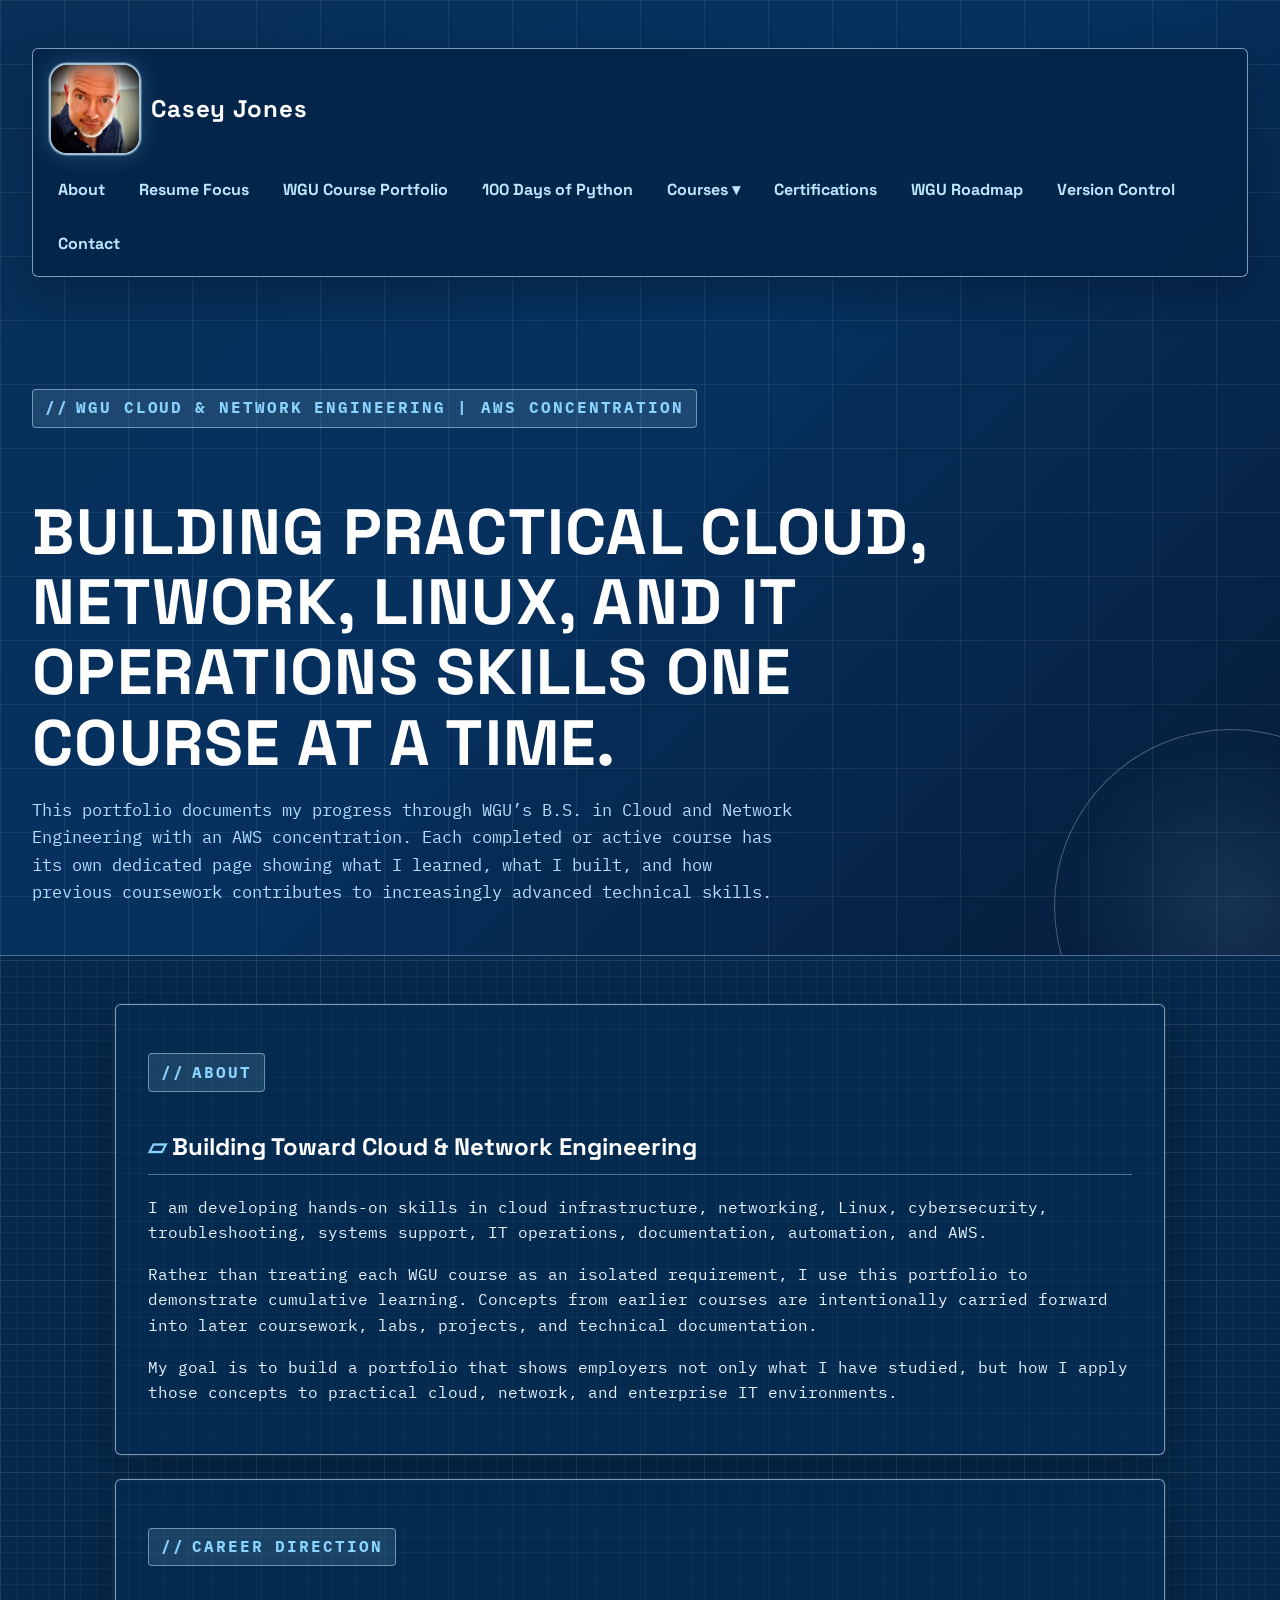
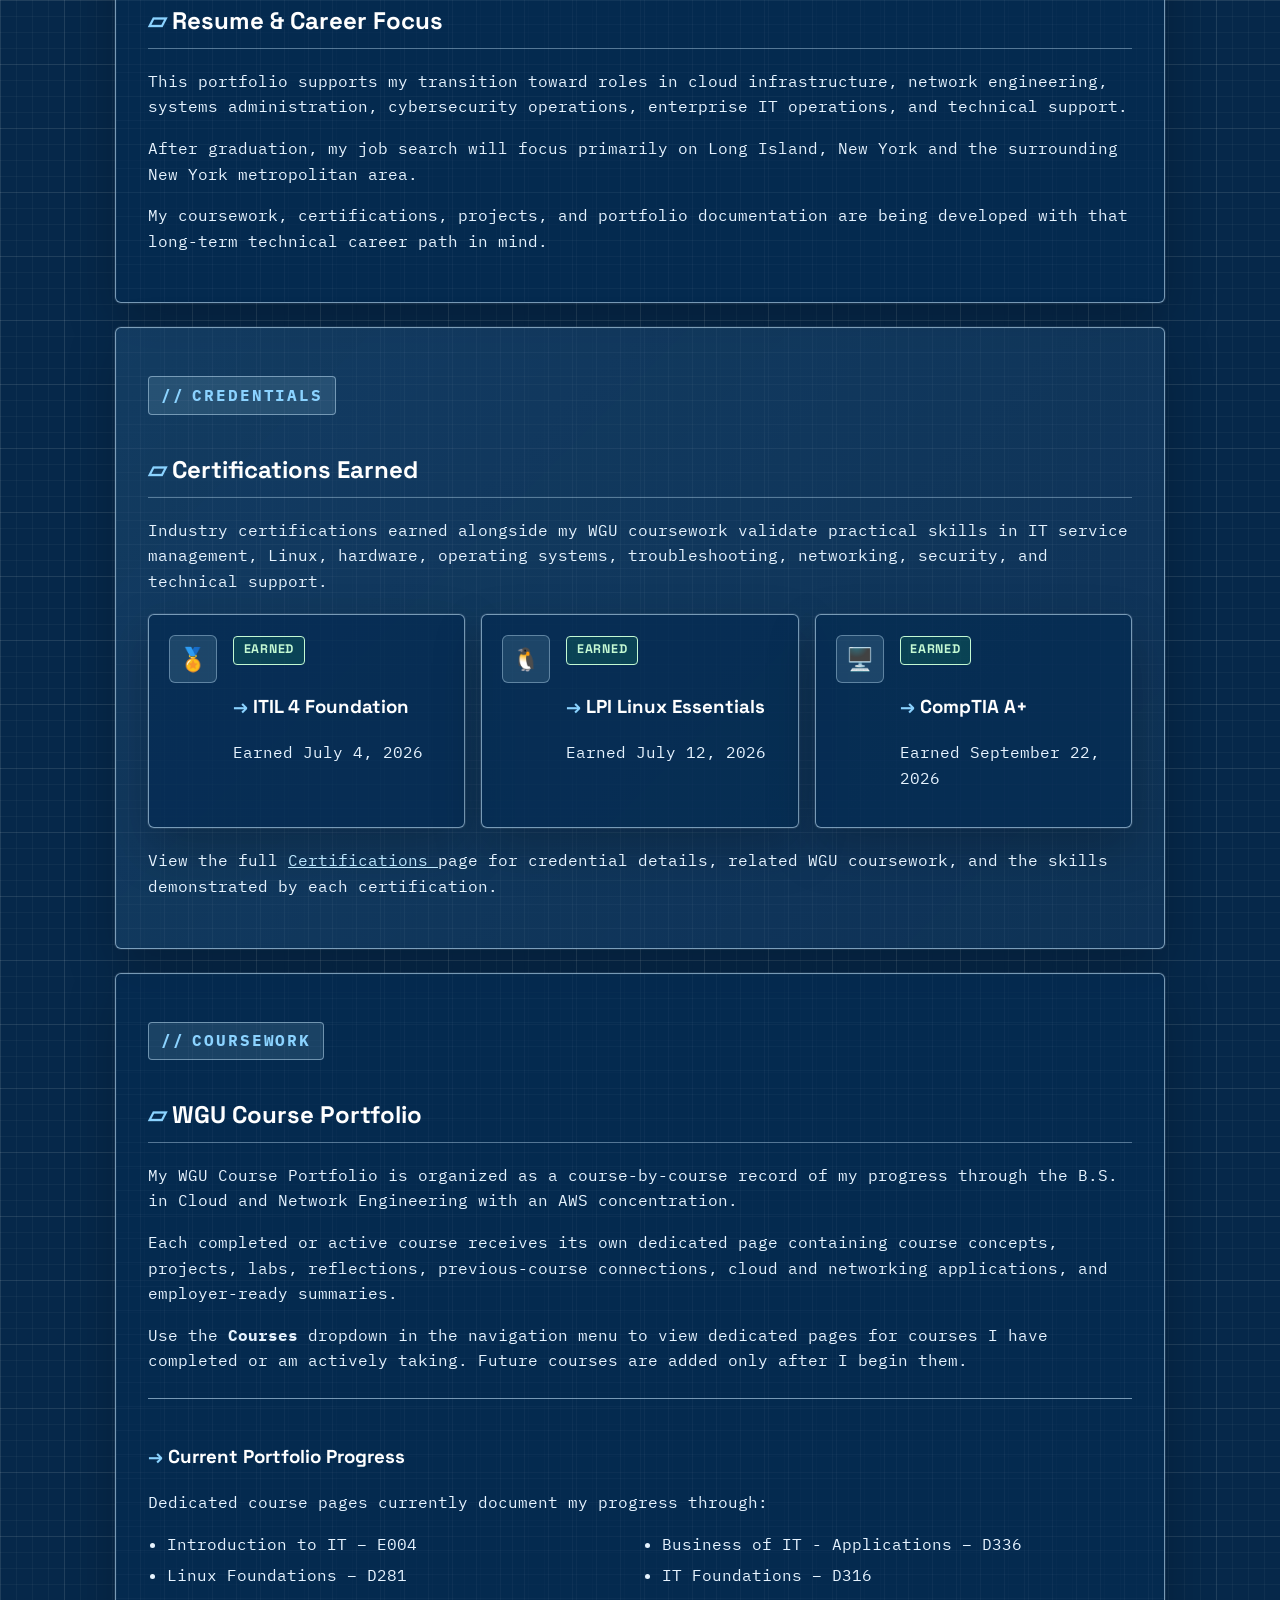
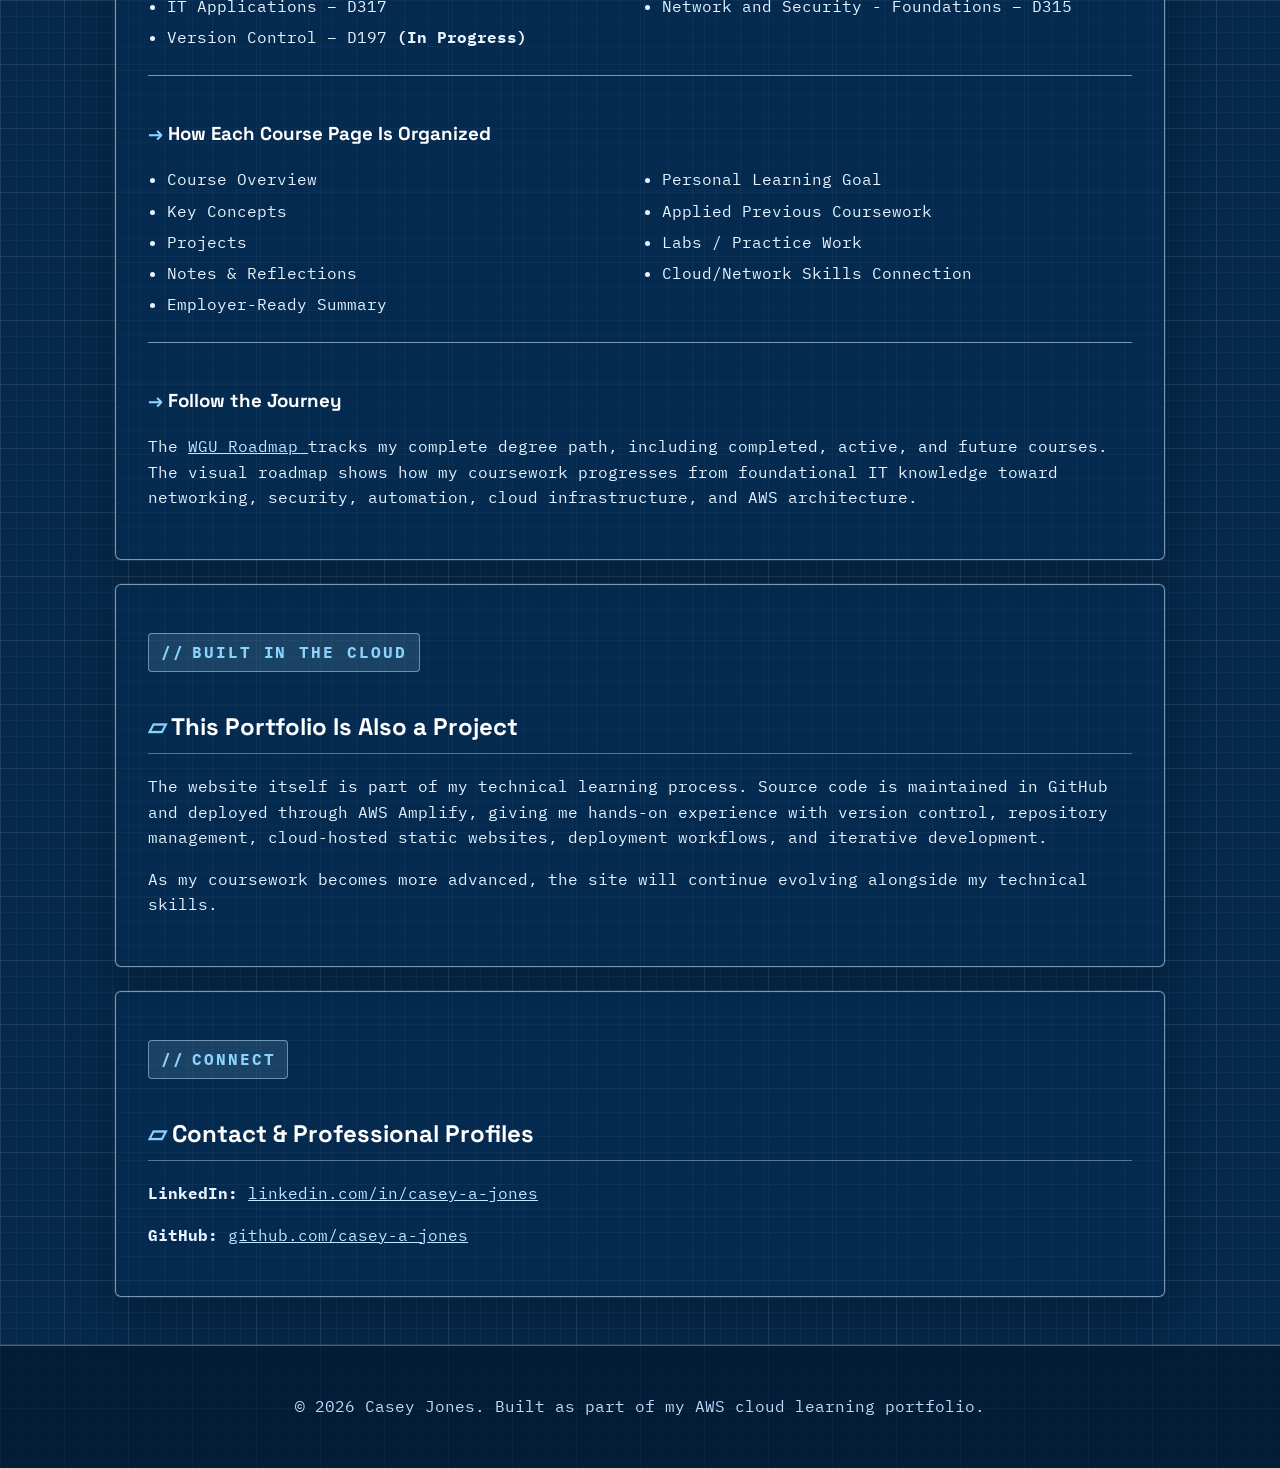
<file: index.html>
<!DOCTYPE html>
<html lang="en">
<head>
  <meta charset="UTF-8" />
  <meta name="viewport" content="width=device-width, initial-scale=1.0" />

  <meta
    name="description"
    content="Casey Jones' WGU Cloud and Network Engineering portfolio documenting AWS, networking, Linux, cybersecurity, IT operations, certifications, and hands-on technical projects."
  />

  <title>Casey Jones | Cloud & Network Engineering Portfolio</title>

  <!-- Shared site layout -->
  <link rel="stylesheet" href="styles.css" />

  <!-- Permanent site design -->
  <link rel="stylesheet" href="theme-blueprint-grid.css" />
</head>

<body>

  <!-- =========================================================
       HEADER / NAVIGATION
       ========================================================= -->
  <header class="hero">

    <nav class="site-nav" id="site-nav"></nav>


    <!-- =========================================================
         HERO
         ========================================================= -->
    <section class="hero-content">

      <p class="eyebrow">
        WGU Cloud & Network Engineering | AWS Concentration
      </p>

      <h2>
        Building practical cloud, network, Linux, and IT operations skills one course at a time.
      </h2>

      <p>
        This portfolio documents my progress through WGU’s B.S. in Cloud and Network
        Engineering with an AWS concentration. Each completed or active course has its
        own dedicated page showing what I learned, what I built, and how previous
        coursework contributes to increasingly advanced technical skills.
      </p>

    </section>

  </header>


  <main>

    <!-- =========================================================
         ABOUT
         ========================================================= -->
    <section
      id="about"
      class="card"
    >

      <p class="eyebrow">
        About
      </p>

      <h2>
        Building Toward Cloud & Network Engineering
      </h2>

      <p>
        I am developing hands-on skills in cloud infrastructure, networking,
        Linux, cybersecurity, troubleshooting, systems support, IT operations,
        documentation, automation, and AWS.
      </p>

      <p>
        Rather than treating each WGU course as an isolated requirement, I use
        this portfolio to demonstrate cumulative learning. Concepts from earlier
        courses are intentionally carried forward into later coursework, labs,
        projects, and technical documentation.
      </p>

      <p>
        My goal is to build a portfolio that shows employers not only what I have
        studied, but how I apply those concepts to practical cloud, network, and
        enterprise IT environments.
      </p>

    </section>


    <!-- =========================================================
         RESUME / CAREER FOCUS
         ========================================================= -->
    <section
      id="resume-focus"
      class="card"
    >

      <p class="eyebrow">
        Career Direction
      </p>

      <h2>
        Resume & Career Focus
      </h2>

      <p>
        This portfolio supports my transition toward roles in cloud infrastructure,
        network engineering, systems administration, cybersecurity operations,
        enterprise IT operations, and technical support.
      </p>

      <p>
        After graduation, my job search will focus primarily on Long Island,
        New York and the surrounding New York metropolitan area.
      </p>

      <p>
        My coursework, certifications, projects, and portfolio documentation are
        being developed with that long-term technical career path in mind.
      </p>

    </section>


    <!-- =========================================================
         CERTIFICATION HIGHLIGHTS
         ========================================================= -->
    <section
      id="certification-highlights"
      class="card feature-card"
    >

      <p class="eyebrow">
        Credentials
      </p>

      <h2>
        Certifications Earned
      </h2>

      <p>
        Industry certifications earned alongside my WGU coursework validate
        practical skills in IT service management, Linux, hardware, operating
        systems, troubleshooting, networking, security, and technical support.
      </p>


      <div class="cert-grid compact-grid">

        <!-- ITIL -->
        <article class="cert-card earned">

          <span
            class="cert-icon"
            aria-hidden="true"
          >
            🏅
          </span>

          <div>

            <p class="badge earned-badge">
              Earned
            </p>

            <h3>
              ITIL 4 Foundation
            </h3>

            <p>
              Earned July 4, 2026
            </p>

          </div>

        </article>


        <!-- Linux -->
        <article class="cert-card earned">

          <span
            class="cert-icon"
            aria-hidden="true"
          >
            🐧
          </span>

          <div>

            <p class="badge earned-badge">
              Earned
            </p>

            <h3>
              LPI Linux Essentials
            </h3>

            <p>
              Earned July 12, 2026
            </p>

          </div>

        </article>


        <!-- CompTIA A+ -->
        <article class="cert-card earned">

          <span
            class="cert-icon"
            aria-hidden="true"
          >
            🖥️
          </span>

          <div>

            <p class="badge earned-badge">
              Earned
            </p>

            <h3>
              CompTIA A+
            </h3>

            <p>
              Earned September 22, 2026
            </p>

          </div>

        </article>

      </div>


      <p>
        View the full
        <a href="certifications.html">
          Certifications
        </a>
        page for credential details, related WGU coursework, and the skills
        demonstrated by each certification.
      </p>

    </section>


    <!-- =========================================================
         WGU COURSE PORTFOLIO
         ========================================================= -->
    <section
      id="course-portfolio"
      class="card"
    >

      <p class="eyebrow">
        Coursework
      </p>

      <h2>
        WGU Course Portfolio
      </h2>

      <p>
        My WGU Course Portfolio is organized as a course-by-course record of my
        progress through the B.S. in Cloud and Network Engineering with an AWS
        concentration.
      </p>

      <p>
        Each completed or active course receives its own dedicated page containing
        course concepts, projects, labs, reflections, previous-course connections,
        cloud and networking applications, and employer-ready summaries.
      </p>

      <p>
        Use the <strong>Courses</strong> dropdown in the navigation menu to view
        dedicated pages for courses I have completed or am actively taking.
        Future courses are added only after I begin them.
      </p>


      <!-- Completed Course Snapshot -->
      <div class="course-card">

        <h3>
          Current Portfolio Progress
        </h3>

        <p>
          Dedicated course pages currently document my progress through:
        </p>

        <ul class="two-column-list">

          <li>
            Introduction to IT – E004
          </li>

          <li>
            Business of IT - Applications – D336
          </li>

          <li>
            Linux Foundations – D281
          </li>

          <li>
            IT Foundations – D316
          </li>

          <li>
            IT Applications – D317
          </li>

          <li>
            Network and Security - Foundations – D315
          </li>

          <li>
            Version Control – D197 <strong>(In Progress)</strong>
          </li>

        </ul>

      </div>


      <!-- Course Page Organization -->
      <div class="course-card">

        <h3>
          How Each Course Page Is Organized
        </h3>

        <ul class="two-column-list">

          <li>
            Course Overview
          </li>

          <li>
            Personal Learning Goal
          </li>

          <li>
            Key Concepts
          </li>

          <li>
            Applied Previous Coursework
          </li>

          <li>
            Projects
          </li>

          <li>
            Labs / Practice Work
          </li>

          <li>
            Notes & Reflections
          </li>

          <li>
            Cloud/Network Skills Connection
          </li>

          <li>
            Employer-Ready Summary
          </li>

        </ul>

      </div>


      <!-- Roadmap -->
      <div class="course-card">

        <h3>
          Follow the Journey
        </h3>

        <p>
          The
          <a href="roadmap.html">
            WGU Roadmap
          </a>
          tracks my complete degree path, including completed, active, and future
          courses. The visual roadmap shows how my coursework progresses from
          foundational IT knowledge toward networking, security, automation,
          cloud infrastructure, and AWS architecture.
        </p>

      </div>

    </section>


    <!-- =========================================================
         PORTFOLIO PLATFORM
         ========================================================= -->
    <section class="card">

      <p class="eyebrow">
        Built in the Cloud
      </p>

      <h2>
        This Portfolio Is Also a Project
      </h2>

      <p>
        The website itself is part of my technical learning process. Source code
        is maintained in GitHub and deployed through AWS Amplify, giving me
        hands-on experience with version control, repository management,
        cloud-hosted static websites, deployment workflows, and iterative
        development.
      </p>

      <p>
        As my coursework becomes more advanced, the site will continue evolving
        alongside my technical skills.
      </p>

    </section>


    <!-- =========================================================
         CONTACT
         ========================================================= -->
    <section
      id="contact"
      class="card"
    >

      <p class="eyebrow">
        Connect
      </p>

      <h2>
        Contact & Professional Profiles
      </h2>


      <p>
        <strong>LinkedIn:</strong>
        <a
          href="https://www.linkedin.com/in/casey-a-jones"
          target="_blank"chicken
          rel="noopener noreferrer"
        >
          linkedin.com/in/casey-a-jones
        </a>
      </p>


      <p>
        <strong>GitHub:</strong>
        <a
          href="https://github.com/casey-a-jones"
          target="_blank"
          rel="noopener noreferrer"
        >
          github.com/casey-a-jones
        </a>
      </p>

    </section>

  </main>


  <!-- =========================================================
       FOOTER
       ========================================================= -->
  <footer>

    <p>
      © 2026 Casey Jones. Built as part of my AWS cloud learning portfolio.
    </p>

  </footer>


  <!-- Shared JavaScript -->
  <script src="script.js"></script>

</body>
</html>
</file>
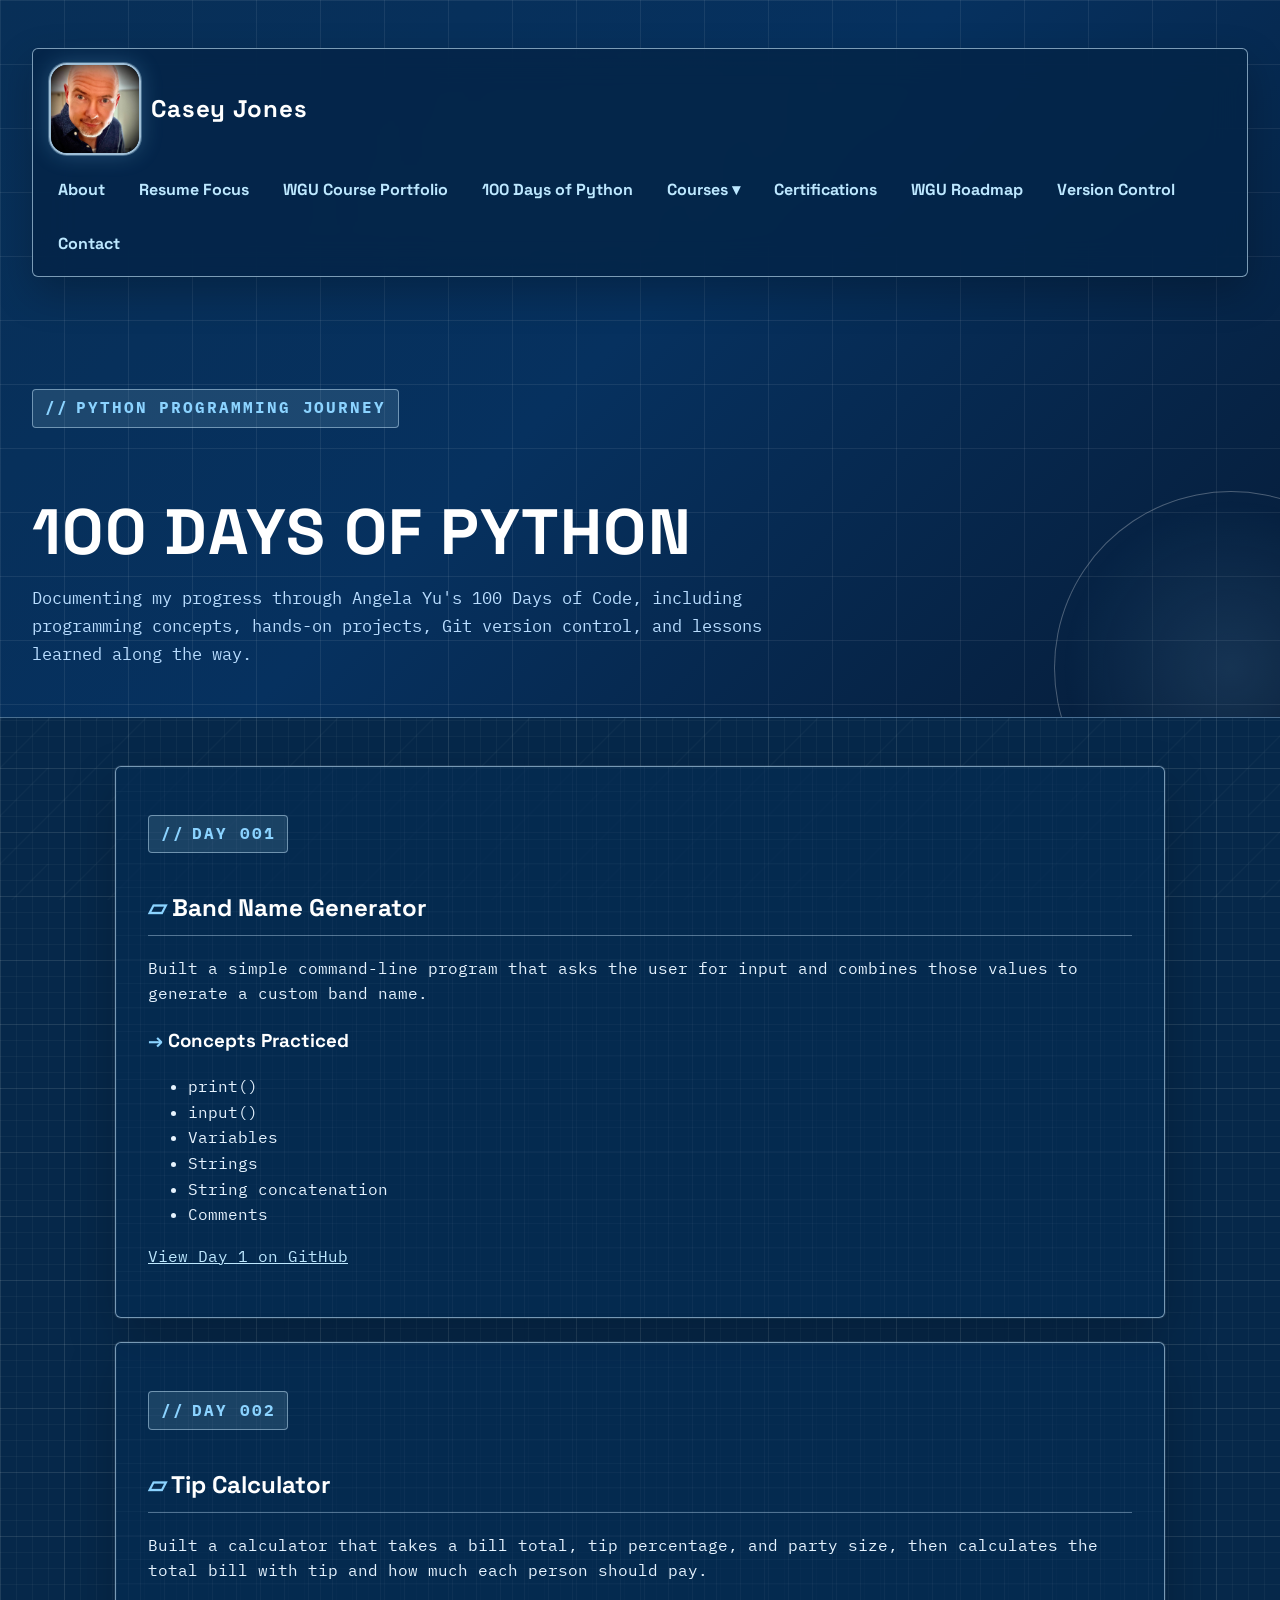
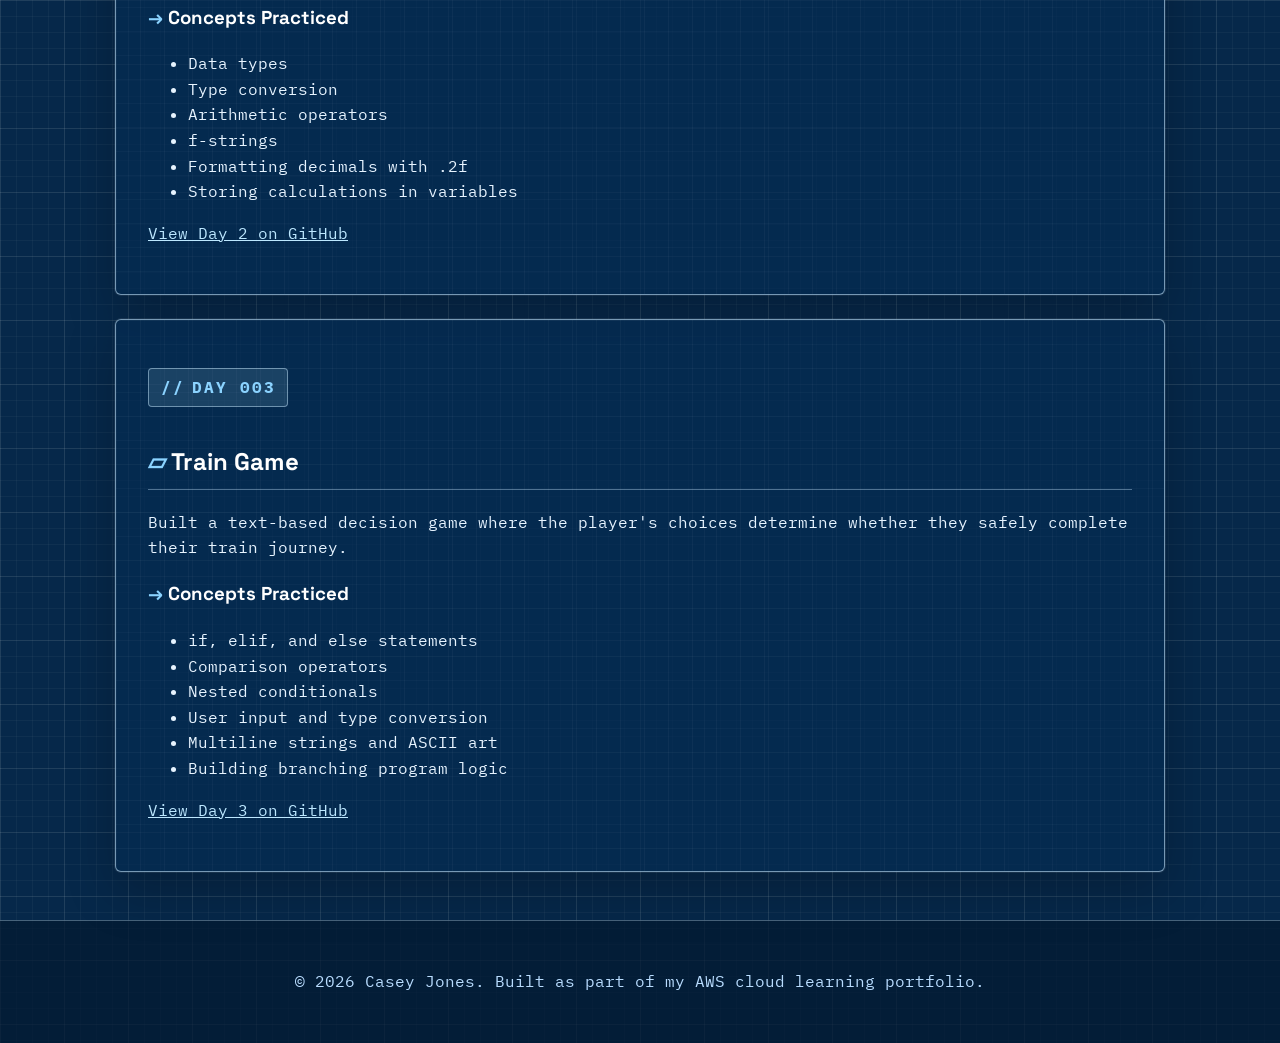
<file: 100-days-of-python.html>
<!DOCTYPE html>
<html lang="en">

<head>
  <meta charset="UTF-8" />

  <meta
    name="viewport"
    content="width=device-width, initial-scale=1.0"
  />

  <meta
    name="description"
    content="Casey Jones' 100 Days of Python progress, documenting Python projects, programming concepts, Git version control, and hands-on learning."
  />

  <title>100 Days of Python | Casey Jones</title>

  <!-- Shared site layout -->
  <link rel="stylesheet" href="styles.css" />

  <!-- Permanent site design -->
  <link rel="stylesheet" href="theme-blueprint-grid.css" />
</head>


<body>

  <!-- =========================================================
       HEADER / NAVIGATION
       ========================================================= -->
  <header class="hero">
      <nav class="site-nav" id="site-nav"></nav>


    <!-- =========================================================
         PYTHON HERO
         ========================================================= -->
    <section class="hero-content">

      <p class="eyebrow">
        Python Programming Journey
      </p>

      <h2>
        100 Days of Python
      </h2>

      <p>
        Documenting my progress through Angela Yu's 100 Days of Code,
        including programming concepts, hands-on projects, Git version
        control, and lessons learned along the way.
      </p>

    </section>

  </header>


  <main>

    <!-- =========================================================
         DAY 001
         ========================================================= -->
    <section class="card">

      <p class="eyebrow">
        Day 001
      </p>

      <h2>
        Band Name Generator
      </h2>

      <p>
        Built a simple command-line program that asks the user for input
        and combines those values to generate a custom band name.
      </p>

      <h3>
        Concepts Practiced
      </h3>

      <ul>
        <li>print()</li>
        <li>input()</li>
        <li>Variables</li>
        <li>Strings</li>
        <li>String concatenation</li>
        <li>Comments</li>
      </ul>

      <p>
        <a
          href="https://github.com/casey-a-jones/100-days-of-python/tree/main/day-001"
          target="_blank"
          rel="noopener noreferrer"
        >
          View Day 1 on GitHub
        </a>
      </p>

    </section>


    <!-- =========================================================
         DAY 002
         ========================================================= -->
    <section class="card">

      <p class="eyebrow">
        Day 002
      </p>

      <h2>
        Tip Calculator
      </h2>

      <p>
        Built a calculator that takes a bill total, tip percentage,
        and party size, then calculates the total bill with tip
        and how much each person should pay.
      </p>

      <h3>
        Concepts Practiced
      </h3>

      <ul>
        <li>Data types</li>
        <li>Type conversion</li>
        <li>Arithmetic operators</li>
        <li>f-strings</li>
        <li>Formatting decimals with .2f</li>
        <li>Storing calculations in variables</li>
      </ul>

      <p>
        <a
          href="https://github.com/casey-a-jones/100-days-of-python/tree/main/day-002"
          target="_blank"
          rel="noopener noreferrer"
        >
          View Day 2 on GitHub
        </a>
      </p>

    </section>

    <!-- =========================================================
     DAY 003
     ========================================================= -->
    <section class="card">

      <p class="eyebrow">
        Day 003
      </p>

      <h2>
        Train Game
      </h2>

      <p>
        Built a text-based decision game where the player's choices
        determine whether they safely complete their train journey.
      </p>

      <h3>
        Concepts Practiced
      </h3>

      <ul>
        <li>if, elif, and else statements</li>
        <li>Comparison operators</li>
        <li>Nested conditionals</li>
        <li>User input and type conversion</li>
        <li>Multiline strings and ASCII art</li>
        <li>Building branching program logic</li>
      </ul>

      <p>
        <a
          href="https://github.com/casey-a-jones/100-days-of-python/tree/main/day-003"
          target="_blank"
          rel="noopener noreferrer"
        >
          View Day 3 on GitHub
        </a>
      </p>

    </section>

  </main>


  <!-- =========================================================
       FOOTER
       ========================================================= -->
  <footer>

    <p>
      © 2026 Casey Jones. Built as part of my AWS cloud learning portfolio.
    </p>

  </footer>


  <!-- Shared JavaScript -->
  <script src="script.js"></script>

</body>

</html>
</file>
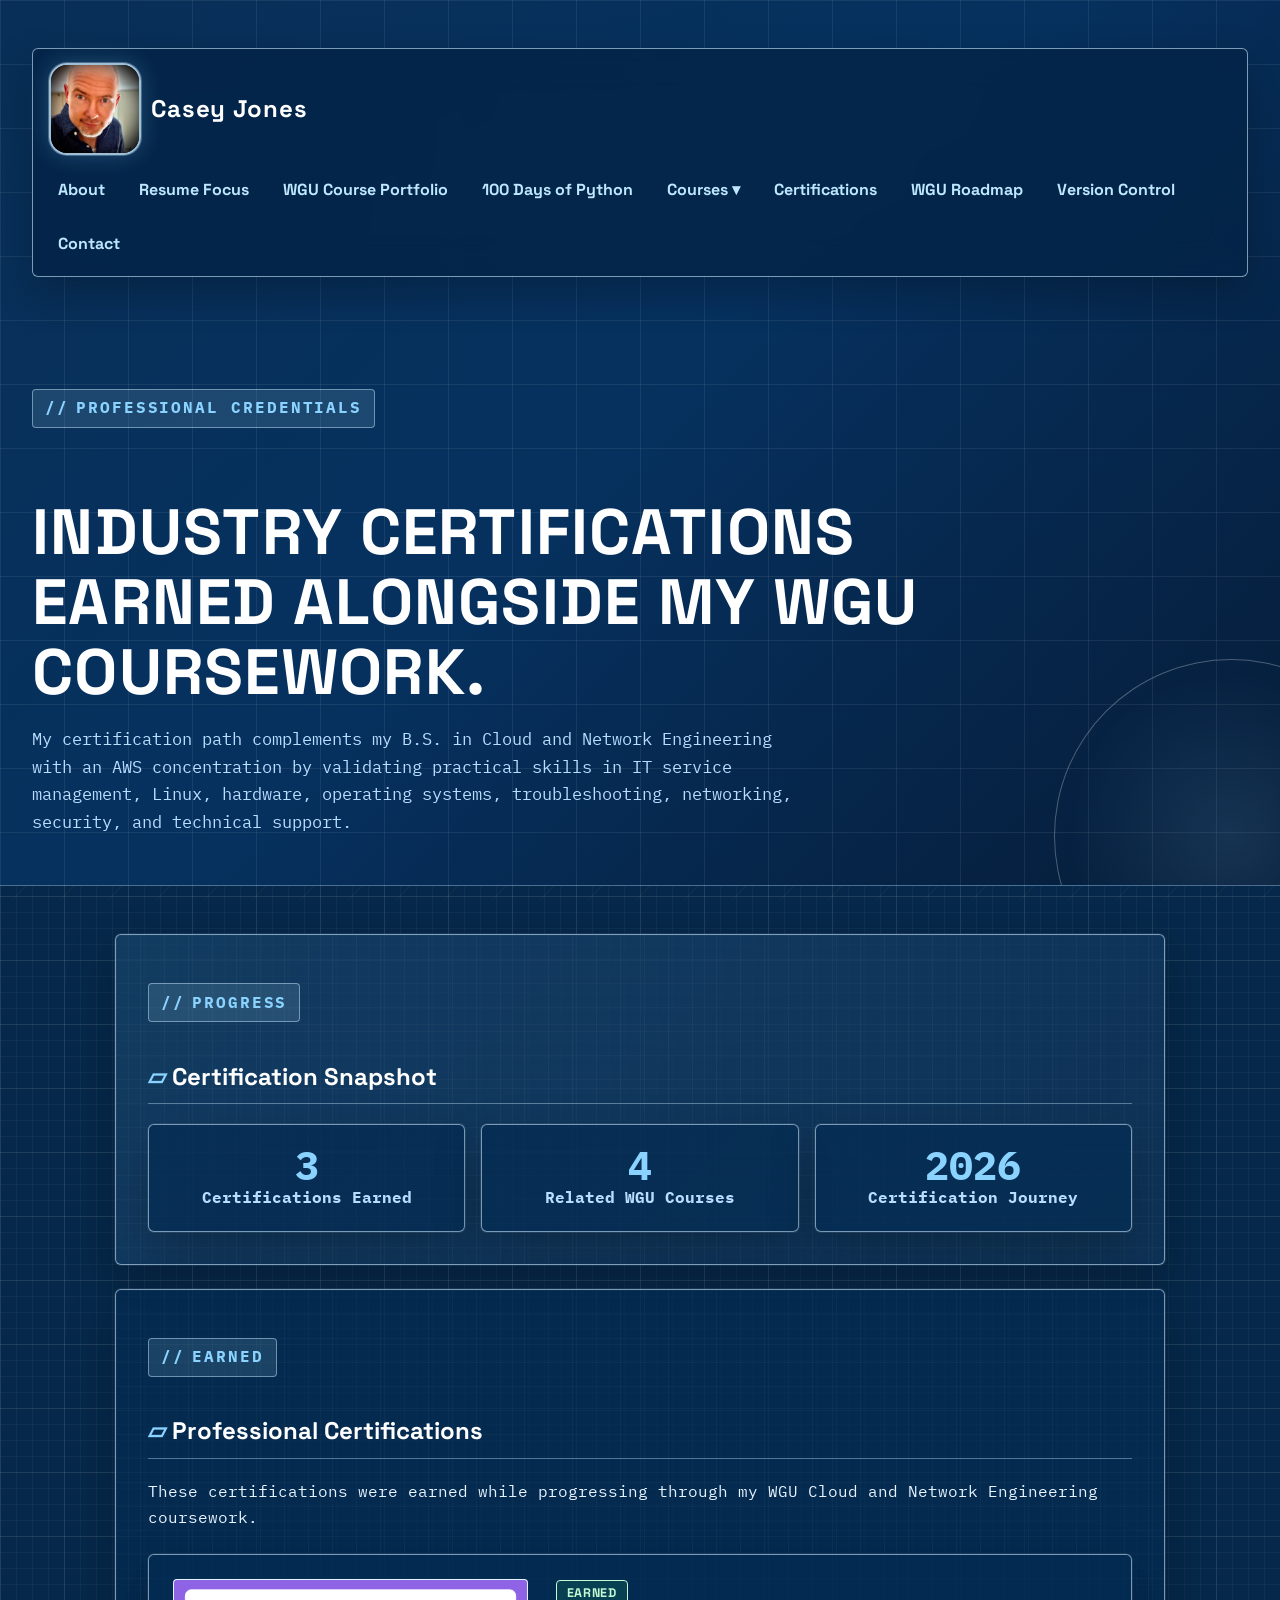
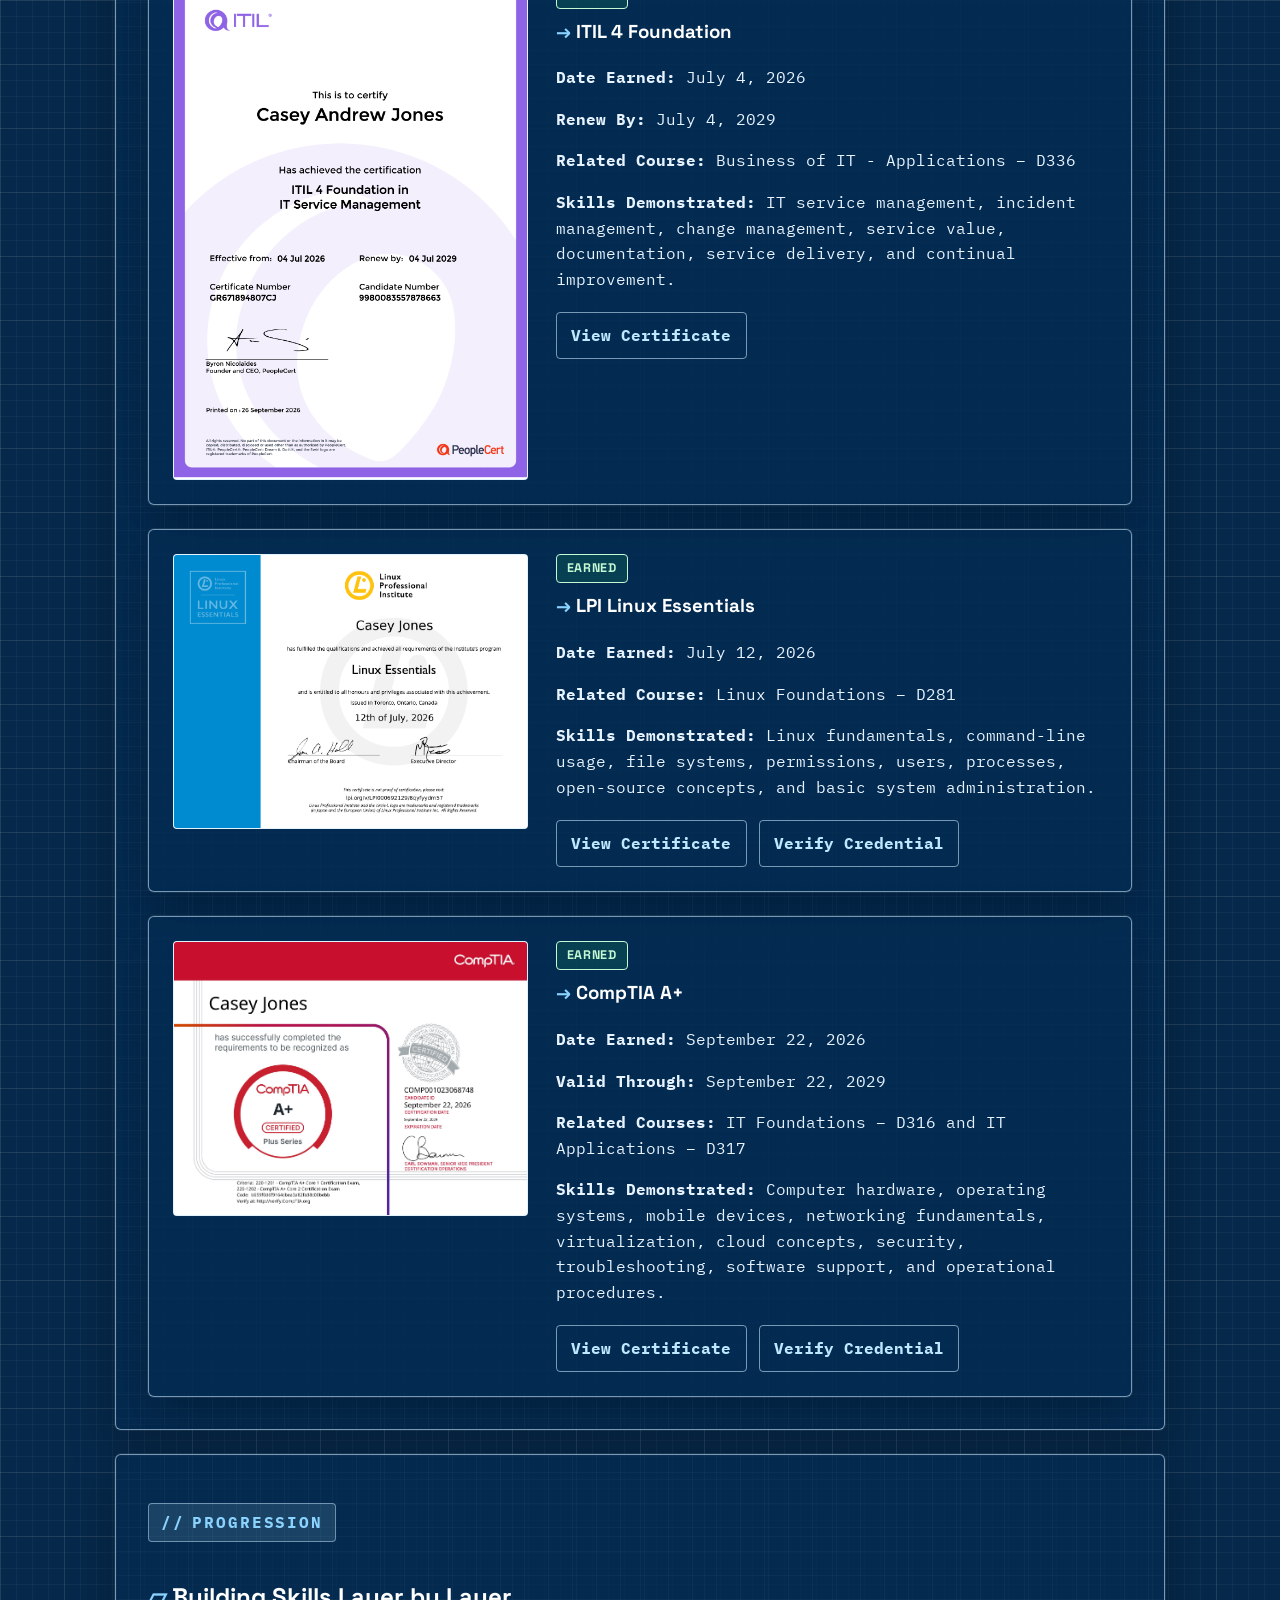
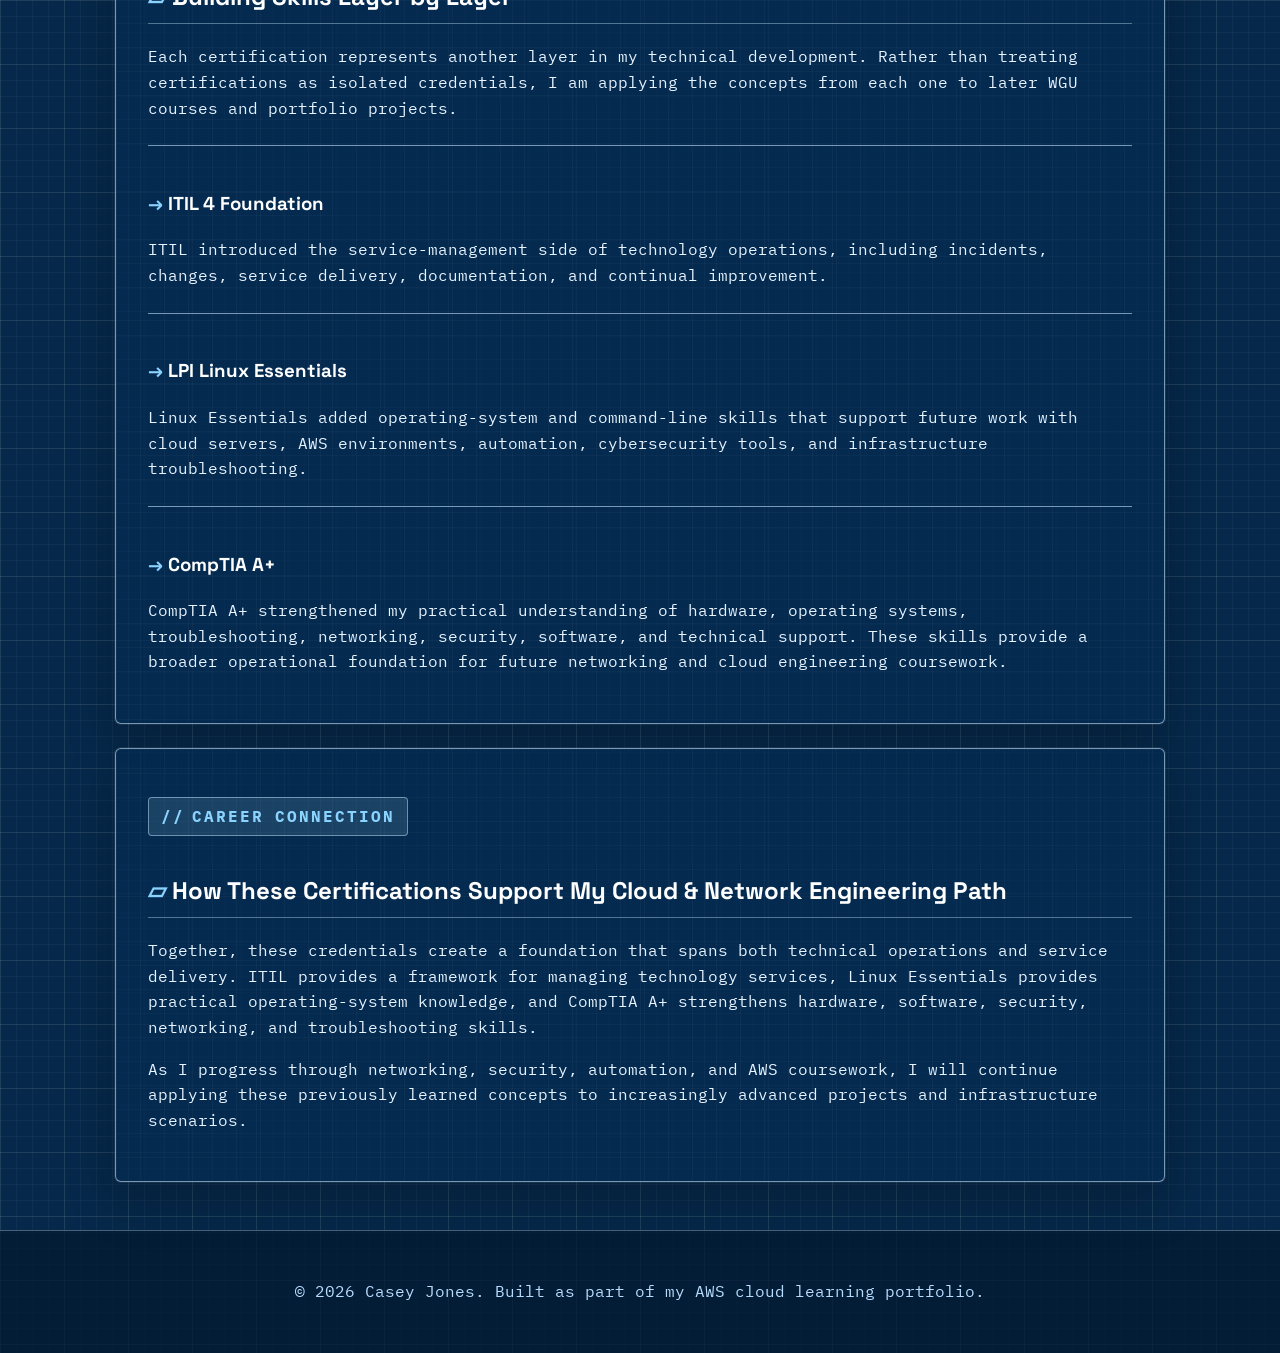
<file: certifications.html>
<!DOCTYPE html>
<html lang="en">
<head>
  <meta charset="UTF-8" />
  <meta name="viewport" content="width=device-width, initial-scale=1.0" />

  <title>Certifications | Casey Jones</title>

  <link rel="stylesheet" href="styles.css" />
  <link rel="stylesheet" href="theme-blueprint-grid.css" />
  <link rel="stylesheet" href="certifications.css" />
</head>

<body>
  <header class="hero small-hero">
    <nav class="site-nav" id="site-nav"></nav>

    <section class="hero-content">

      <p class="eyebrow">
        Professional Credentials
      </p>

      <h2>
        Industry certifications earned alongside my WGU coursework.
      </h2>

      <p>
        My certification path complements my B.S. in Cloud and Network Engineering
        with an AWS concentration by validating practical skills in IT service
        management, Linux, hardware, operating systems, troubleshooting, networking,
        security, and technical support.
      </p>

    </section>
  </header>


  <main>

    <!-- Certification Snapshot -->
    <section class="card feature-card">

      <p class="eyebrow">
        Progress
      </p>

      <h2>
        Certification Snapshot
      </h2>

      <div class="stats-grid">

        <article class="stat-card">
          <span class="stat-number">3</span>
          <span class="stat-label">
            Certifications Earned
          </span>
        </article>

        <article class="stat-card">
          <span class="stat-number">4</span>
          <span class="stat-label">
            Related WGU Courses
          </span>
        </article>

        <article class="stat-card">
          <span class="stat-number">2026</span>
          <span class="stat-label">
            Certification Journey
          </span>
        </article>

      </div>
    </section>


    <!-- Earned Certifications -->
    <section class="card">

      <p class="eyebrow">
        Earned
      </p>

      <h2>
        Professional Certifications
      </h2>

      <p>
        These certifications were earned while progressing through my WGU
        Cloud and Network Engineering coursework.
      </p>


      <div class="credential-list">

        <!-- ITIL 4 Foundation -->
        <article class="credential-card">

          <div>
            <img
              class="credential-preview"
              src="assets/certificates/itil-4-foundation-preview.png"
              alt="ITIL 4 Foundation certificate earned by Casey Jones"
            />
          </div>


          <div class="credential-details">

            <p class="badge earned-badge">
              Earned
            </p>

            <h3>
              ITIL 4 Foundation
            </h3>

            <p>
              <strong>Date Earned:</strong>
              July 4, 2026
            </p>

            <p>
              <strong>Renew By:</strong>
              July 4, 2029
            </p>

            <p>
              <strong>Related Course:</strong>
              Business of IT - Applications – D336
            </p>

            <p>
              <strong>Skills Demonstrated:</strong>
              IT service management, incident management, change management,
              service value, documentation, service delivery, and continual
              improvement.
            </p>

            <div class="credential-actions">

              <a
                class="credential-button"
                href="assets/certificates/itil-4-foundation.pdf"
                target="_blank"
                rel="noopener noreferrer"
              >
                View Certificate
              </a>

            </div>

          </div>

        </article>


        <!-- LPI Linux Essentials -->
        <article class="credential-card">

          <div>
            <img
              class="credential-preview"
              src="assets/certificates/lpi-linux-essentials-preview.png"
              alt="LPI Linux Essentials certificate earned by Casey Jones"
            />
          </div>

          <div class="credential-details">

            <p class="badge earned-badge">
              Earned
            </p>

            <h3>
              LPI Linux Essentials
            </h3>

            <p>
              <strong>Date Earned:</strong>
              July 12, 2026
            </p>

            <p>
              <strong>Related Course:</strong>
              Linux Foundations – D281
            </p>

            <p>
              <strong>Skills Demonstrated:</strong>
              Linux fundamentals, command-line usage, file systems,
              permissions, users, processes, open-source concepts,
              and basic system administration.
            </p>

            <div class="credential-actions">

              <a
                class="credential-button"
                href="assets/certificates/lpi-linux-essentials.pdf"
                target="_blank"
                rel="noopener noreferrer"
              >
                View Certificate
              </a>

              <a
                class="credential-button"
                href="https://lpi.org/v/LPI000692129/8qyfyydm57"
                target="_blank"
                rel="noopener noreferrer"
              >
                Verify Credential
              </a>

            </div>

          </div>

        </article>


        <!-- CompTIA A+ -->
        <article class="credential-card">

          <div>
            <img
              class="credential-preview"
              src="assets/certificates/comptia-a-plus-preview.png"
              alt="CompTIA A+ certificate earned by Casey Jones"
            />
          </div>


          <div class="credential-details">

            <p class="badge earned-badge">
              Earned
            </p>

            <h3>
              CompTIA A+
            </h3>

            <p>
              <strong>Date Earned:</strong>
              September 22, 2026
            </p>

            <p>
              <strong>Valid Through:</strong>
              September 22, 2029
            </p>

            <p>
              <strong>Related Courses:</strong>
              IT Foundations – D316 and IT Applications – D317
            </p>

            <p>
              <strong>Skills Demonstrated:</strong>
              Computer hardware, operating systems, mobile devices,
              networking fundamentals, virtualization, cloud concepts,
              security, troubleshooting, software support, and
              operational procedures.
            </p>


            <div class="credential-actions">

              <a
                class="credential-button"
                href="assets/certificates/comptia-a-plus.pdf"
                target="_blank"
                rel="noopener noreferrer"
              >
                View Certificate
              </a>

              <a
                class="credential-button"
                href="https://verify.comptia.org"
                target="_blank"
                rel="noopener noreferrer"
              >
                Verify Credential
              </a>

            </div>

          </div>

        </article>

      </div>
    </section>


    <!-- Certification Progression -->
    <section class="card">

      <p class="eyebrow">
        Progression
      </p>

      <h2>
        Building Skills Layer by Layer
      </h2>

      <p>
        Each certification represents another layer in my technical development.
        Rather than treating certifications as isolated credentials, I am applying
        the concepts from each one to later WGU courses and portfolio projects.
      </p>

      <div class="course-card">

        <h3>
          ITIL 4 Foundation
        </h3>

        <p>
          ITIL introduced the service-management side of technology operations,
          including incidents, changes, service delivery, documentation, and
          continual improvement.
        </p>

      </div>


      <div class="course-card">

        <h3>
          LPI Linux Essentials
        </h3>

        <p>
          Linux Essentials added operating-system and command-line skills that
          support future work with cloud servers, AWS environments, automation,
          cybersecurity tools, and infrastructure troubleshooting.
        </p>

      </div>


      <div class="course-card">

        <h3>
          CompTIA A+
        </h3>

        <p>
          CompTIA A+ strengthened my practical understanding of hardware,
          operating systems, troubleshooting, networking, security, software,
          and technical support. These skills provide a broader operational
          foundation for future networking and cloud engineering coursework.
        </p>

      </div>

    </section>


    <!-- Career Connection -->
    <section class="card">

      <p class="eyebrow">
        Career Connection
      </p>

      <h2>
        How These Certifications Support My Cloud & Network Engineering Path
      </h2>

      <p>
        Together, these credentials create a foundation that spans both technical
        operations and service delivery. ITIL provides a framework for managing
        technology services, Linux Essentials provides practical operating-system
        knowledge, and CompTIA A+ strengthens hardware, software, security,
        networking, and troubleshooting skills.
      </p>

      <p>
        As I progress through networking, security, automation, and AWS coursework,
        I will continue applying these previously learned concepts to increasingly
        advanced projects and infrastructure scenarios.
      </p>

    </section>

  </main>


  <footer>
    <p>
      © 2026 Casey Jones. Built as part of my AWS cloud learning portfolio.
    </p>
  </footer>

  <script src="script.js"></script>

</body>
</html>
</file>
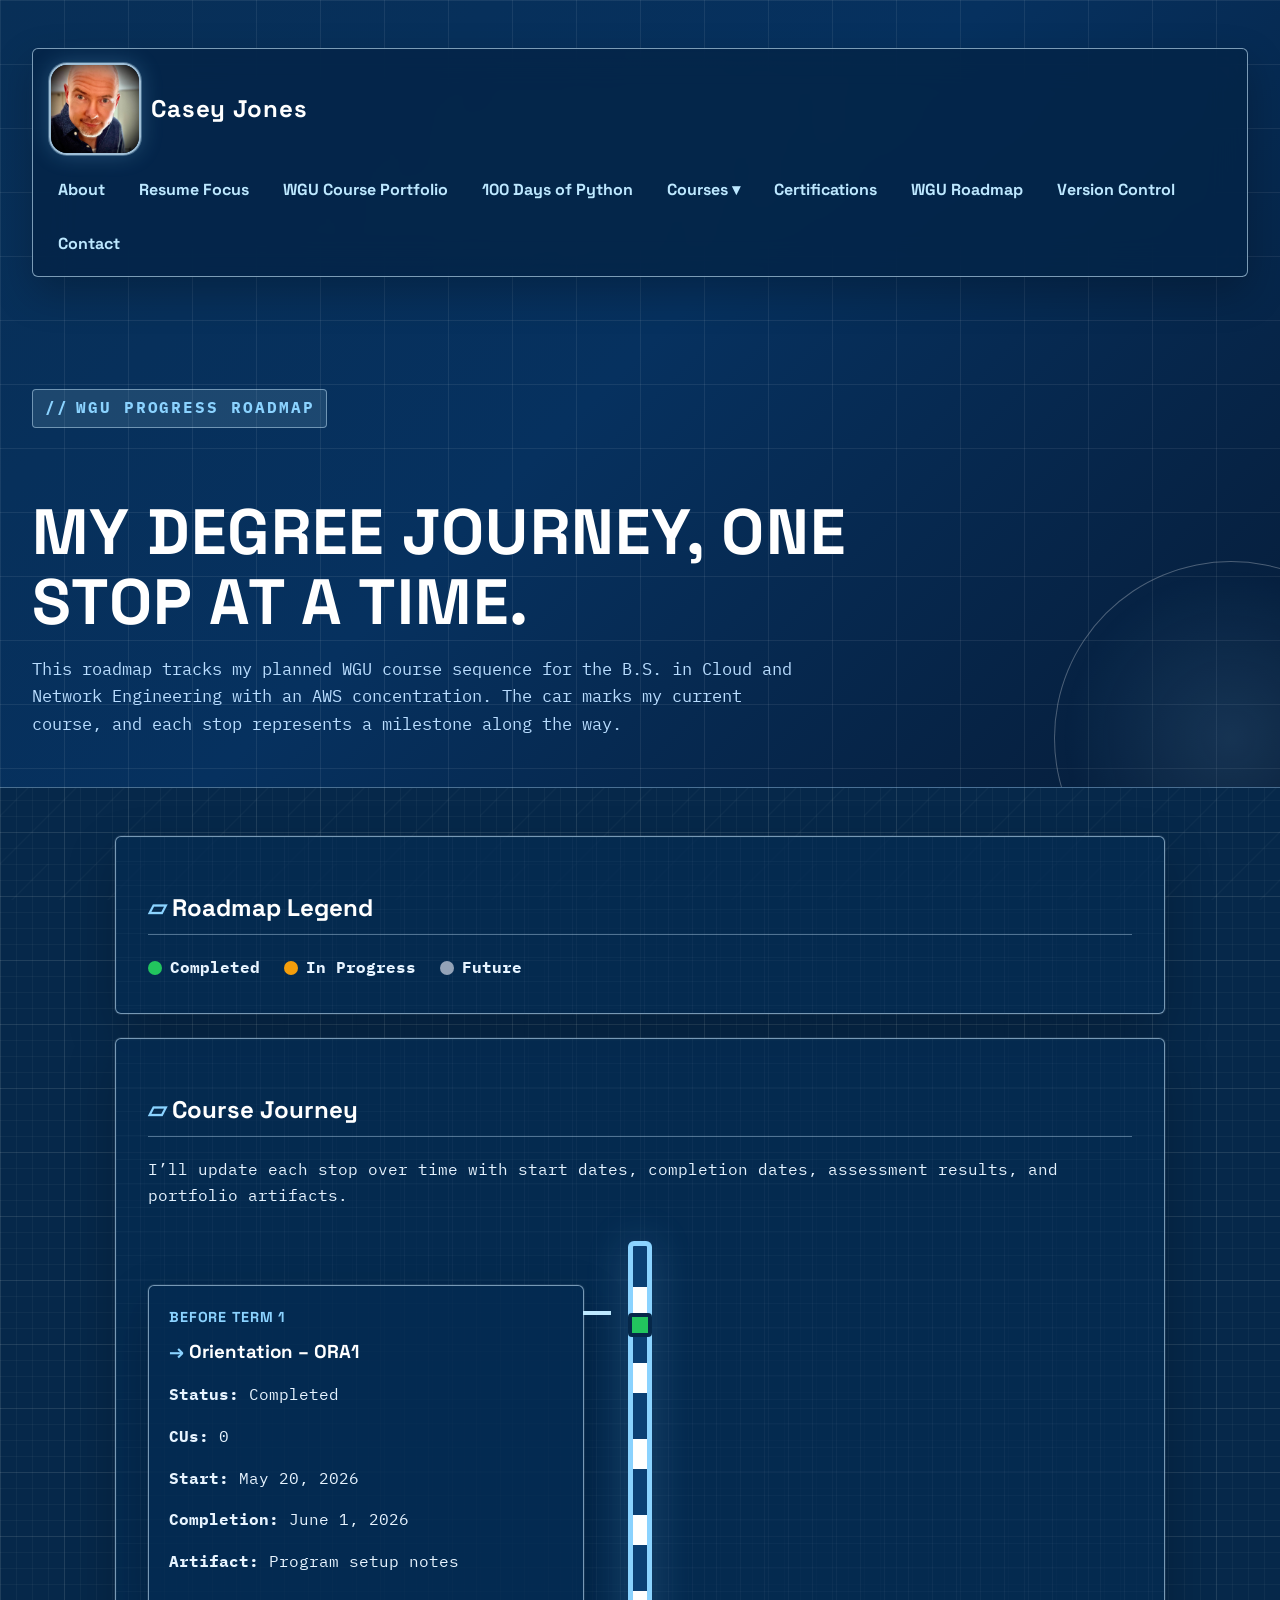
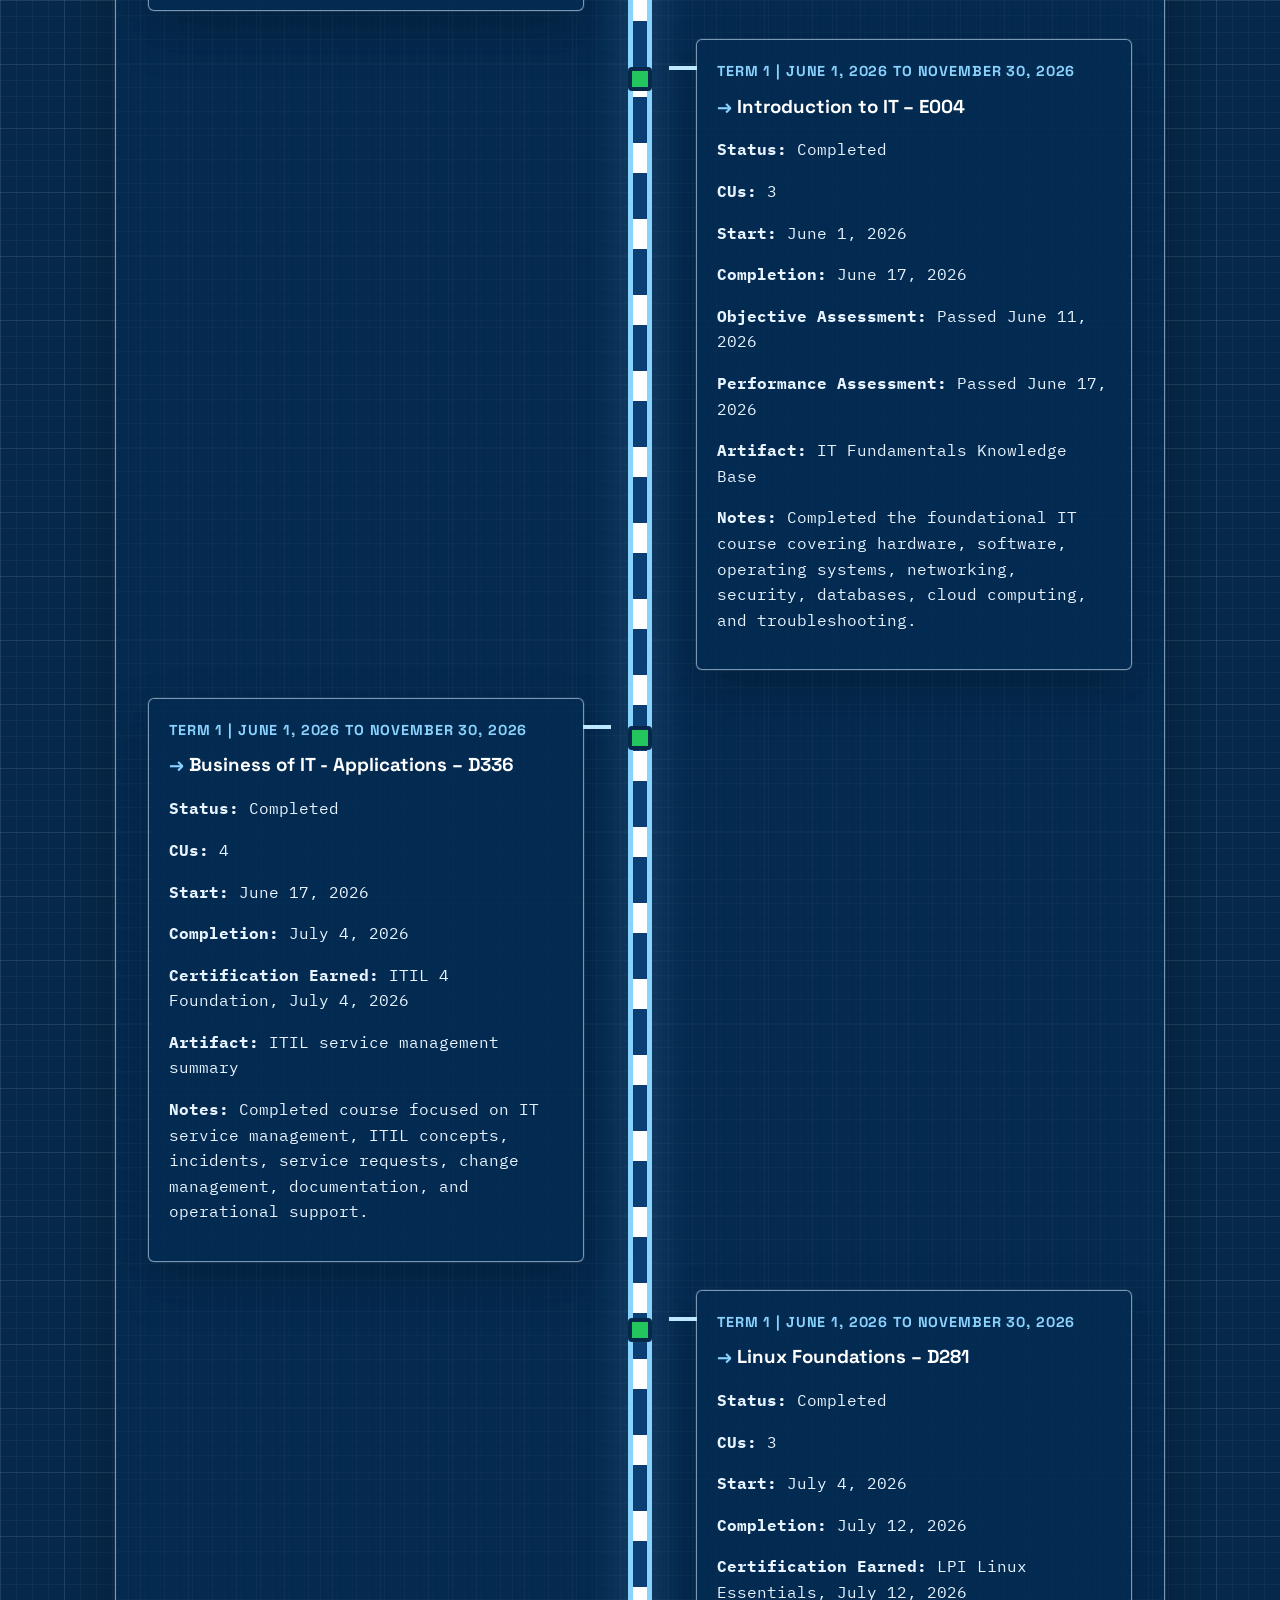
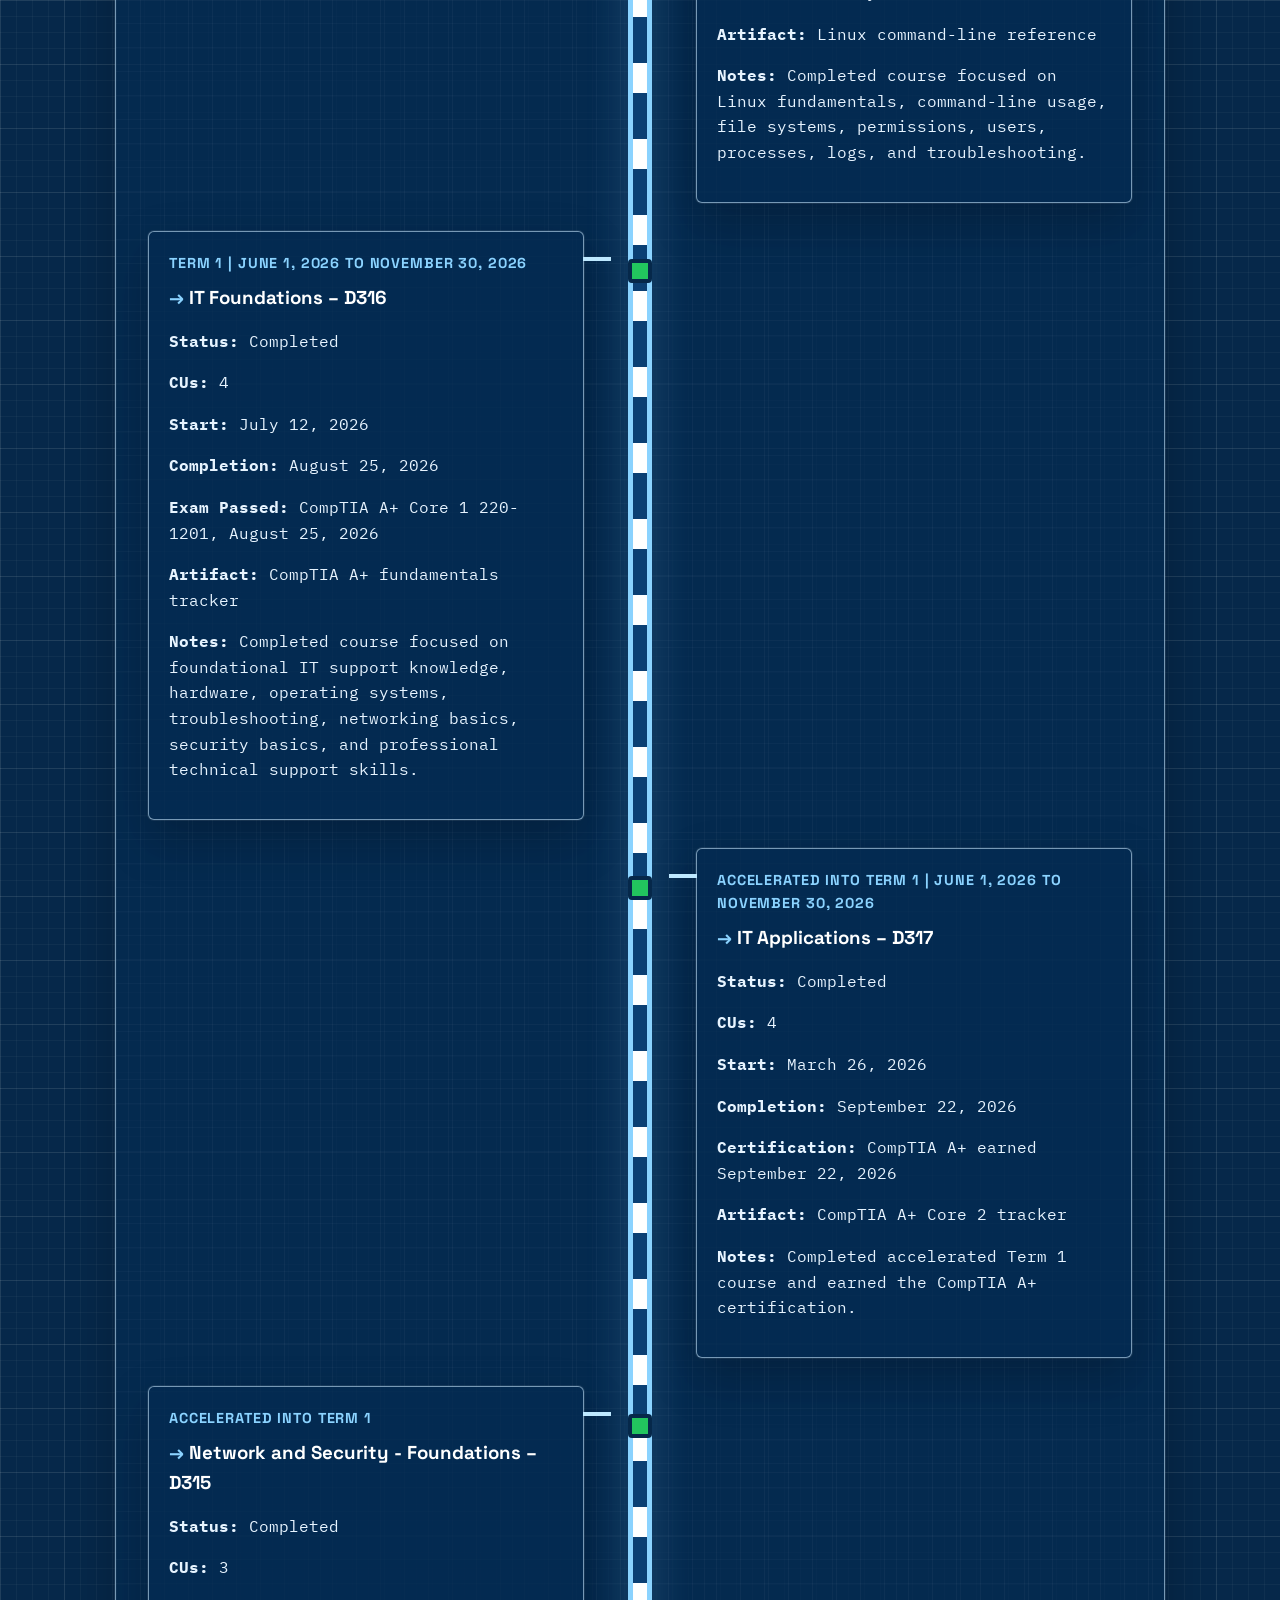
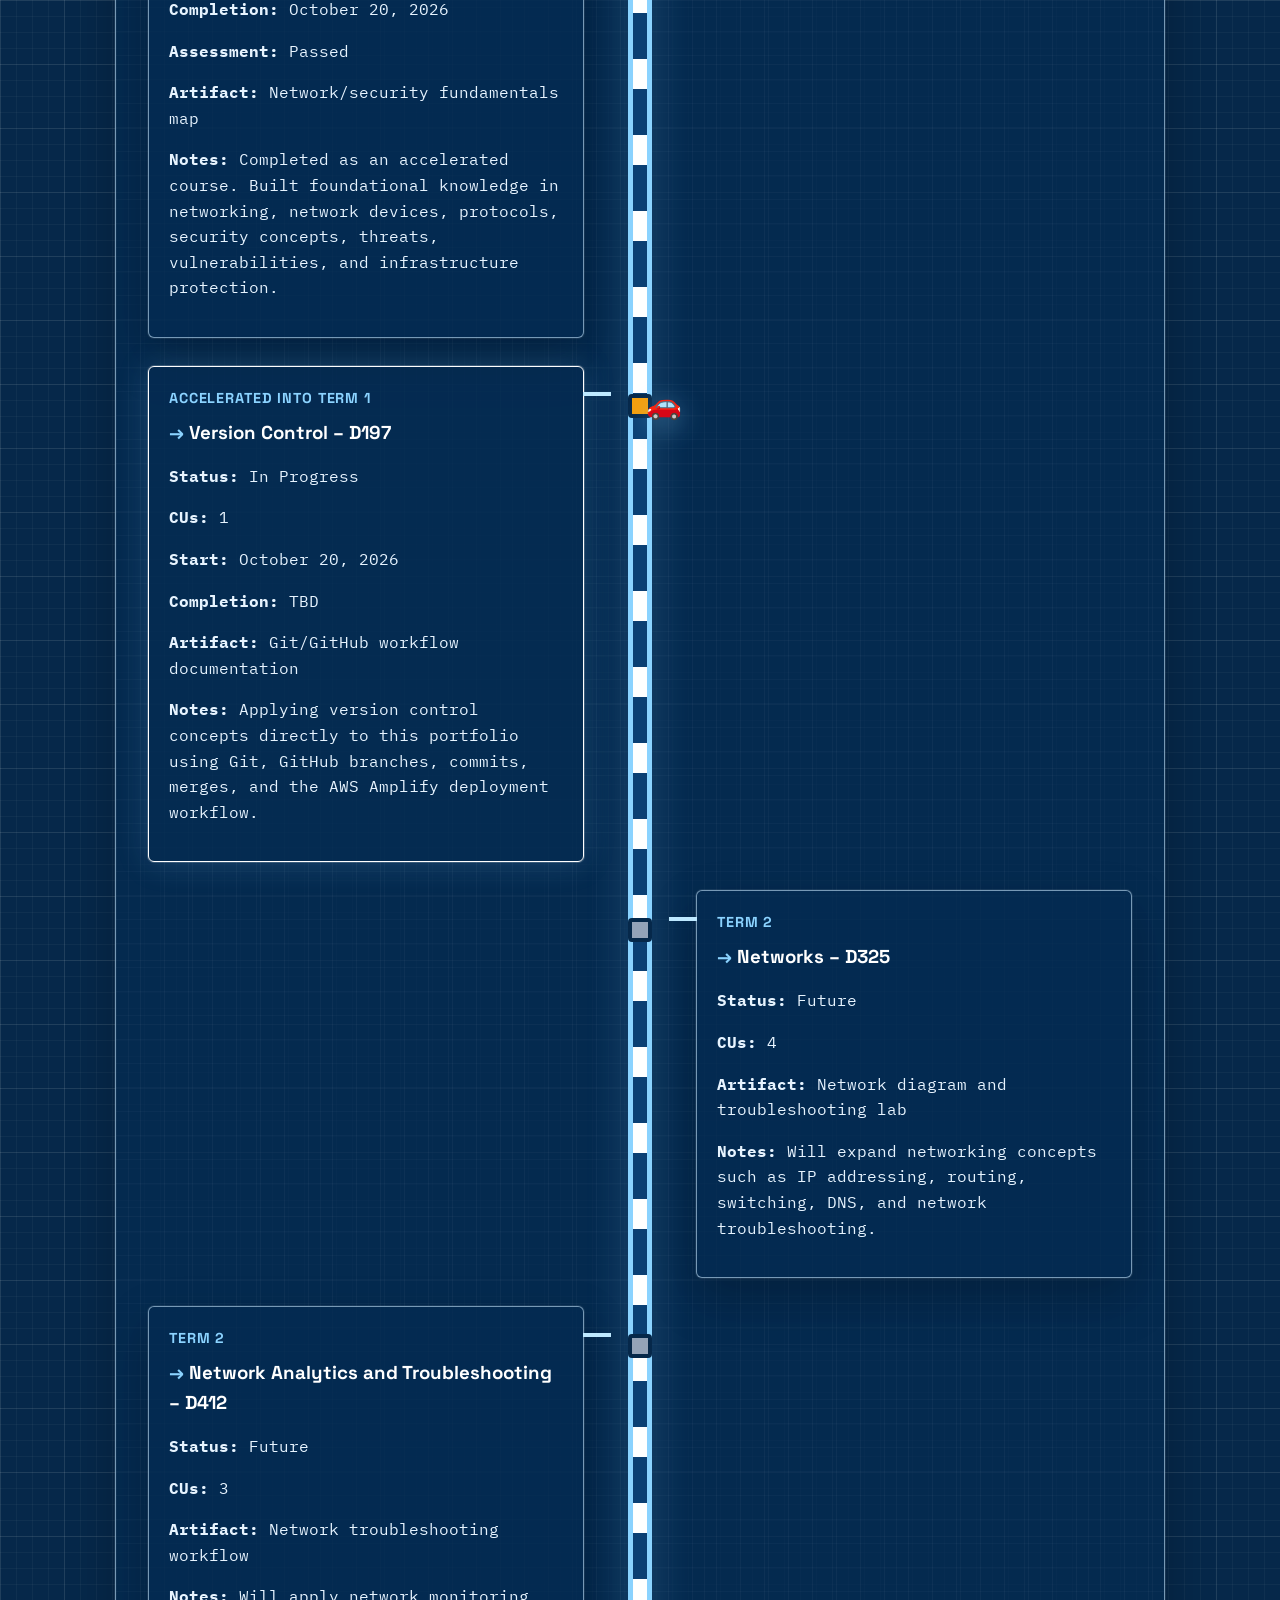
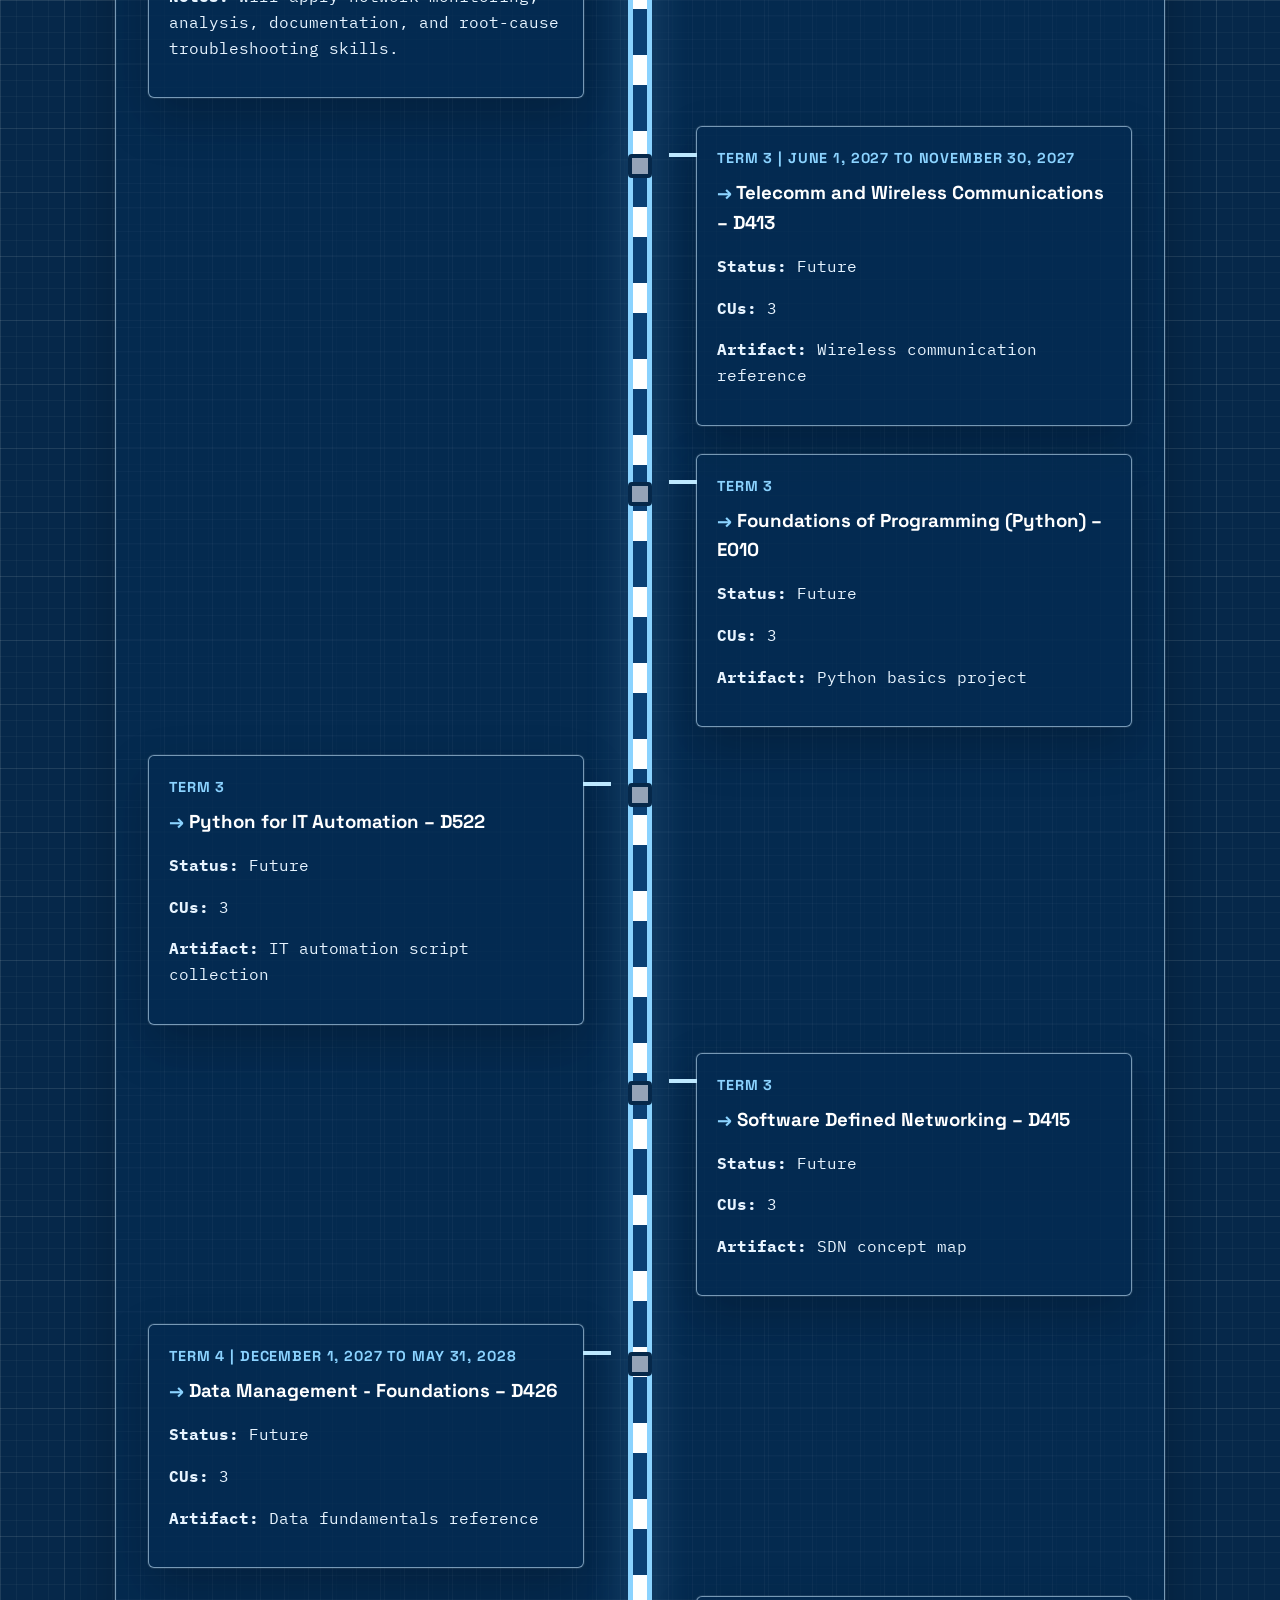
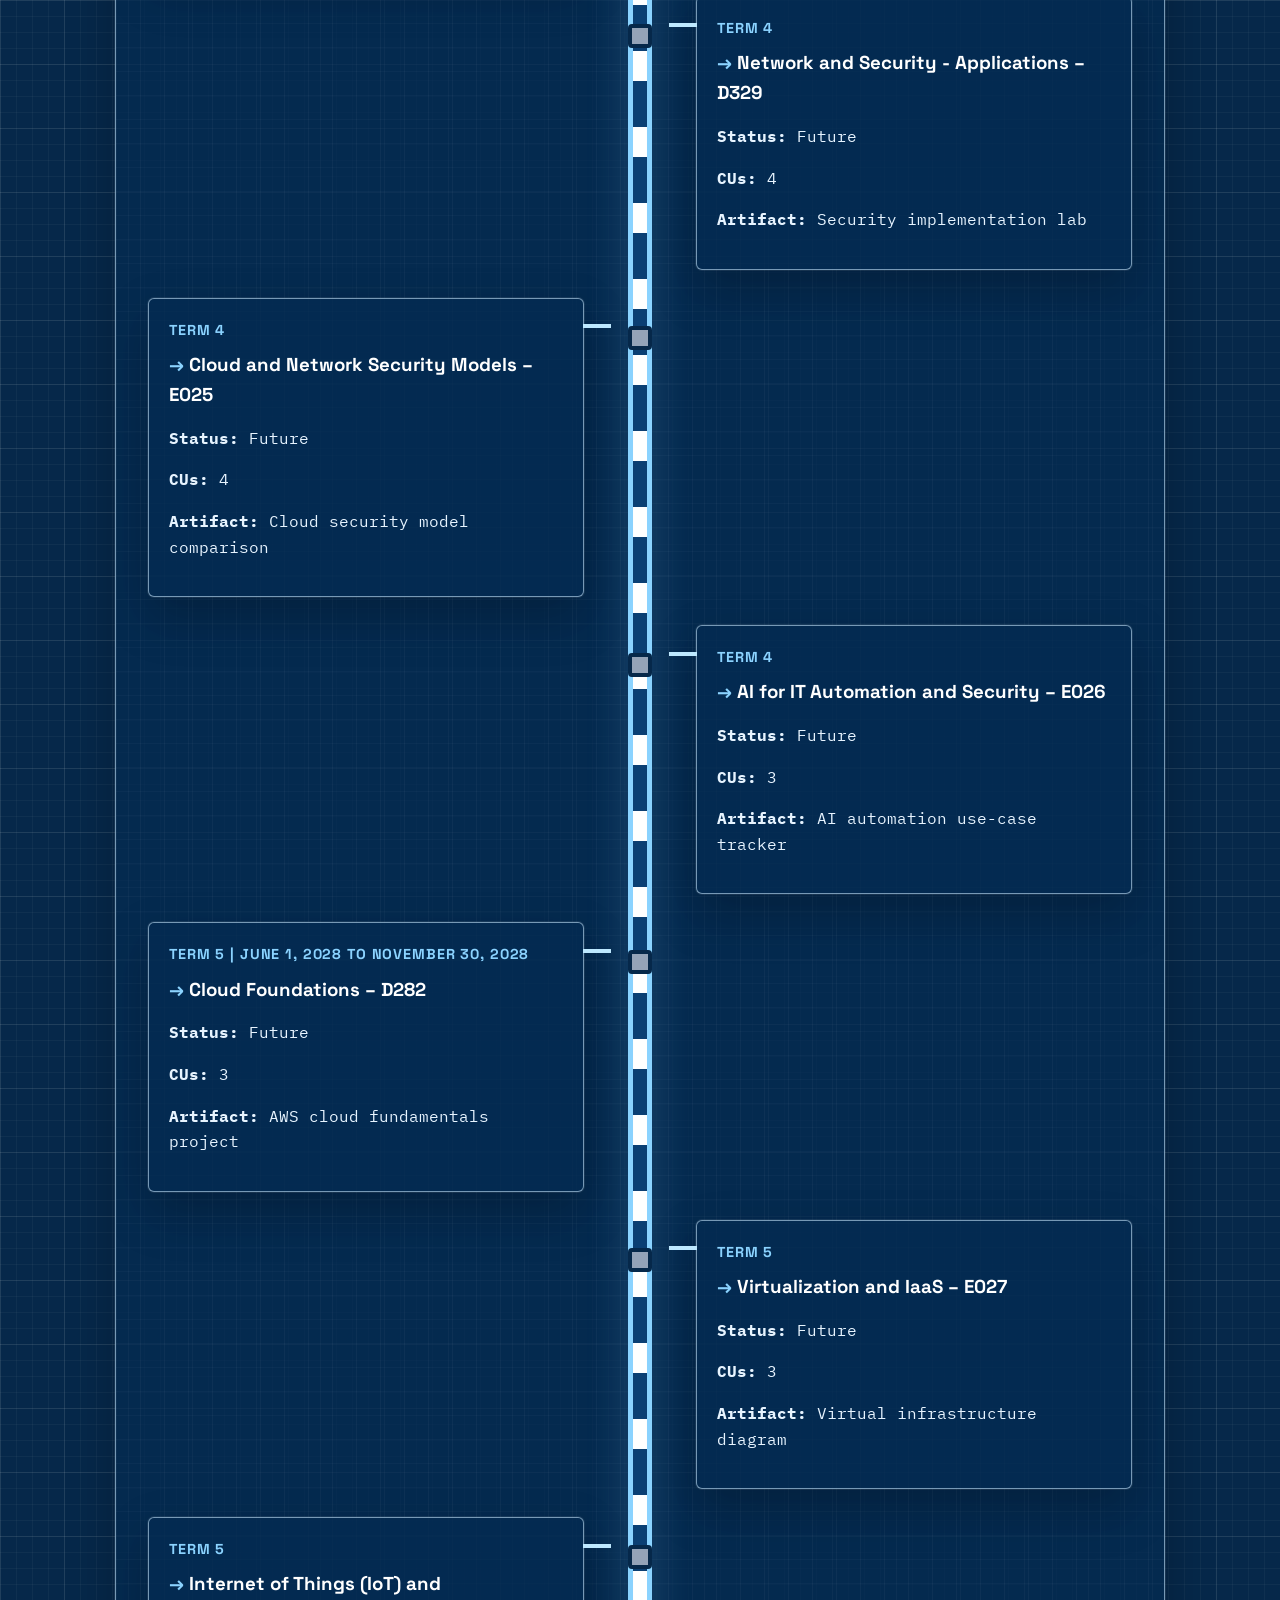
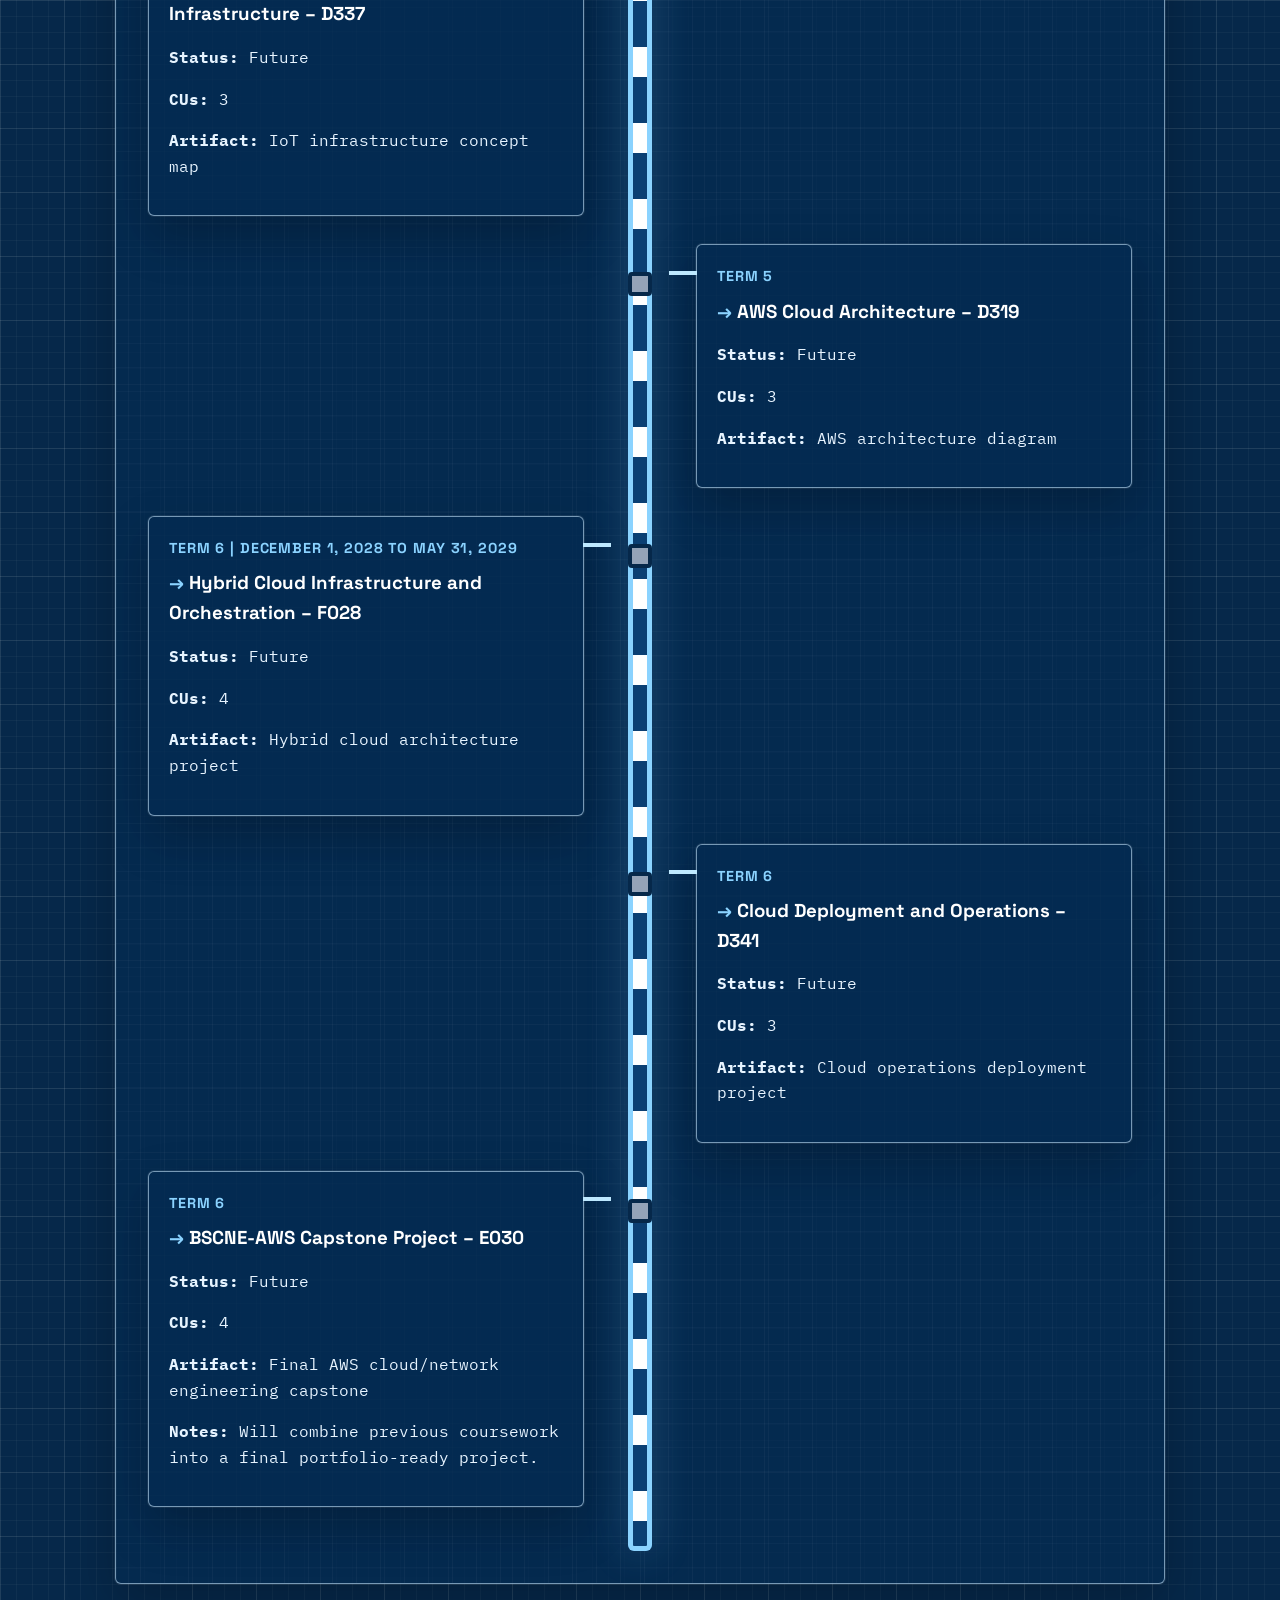
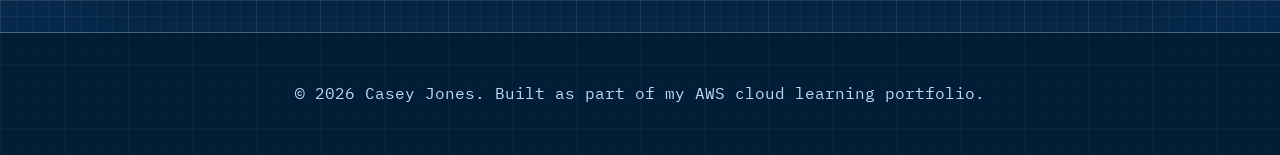
<file: roadmap.html>
<!DOCTYPE html>
<html lang="en">
<head>
  <meta charset="UTF-8" />
  <meta name="viewport" content="width=device-width, initial-scale=1.0" />

  <title>WGU Roadmap | Casey Jones</title>

  <link rel="stylesheet" href="styles.css" />
  <link id="theme-stylesheet" rel="stylesheet" href="theme-blueprint-grid.css" />
</head>

<body data-theme-path="">
  <header class="hero small-hero">
    <nav class="site-nav" id="site-nav"></nav>

    <section class="hero-content">
      <p class="eyebrow">WGU Progress Roadmap</p>
      <h2>My degree journey, one stop at a time.</h2>
      <p>
        This roadmap tracks my planned WGU course sequence for the B.S. in Cloud and
        Network Engineering with an AWS concentration. The car marks my current course,
        and each stop represents a milestone along the way.
      </p>
    </section>
  </header>

  <main>
    <section class="card">
      <h2>Roadmap Legend</h2>

      <div class="legend">
        <span class="legend-item"><span class="legend-dot completed"></span> Completed</span>
        <span class="legend-item"><span class="legend-dot current"></span> In Progress</span>
        <span class="legend-item"><span class="legend-dot future"></span> Future</span>
      </div>
    </section>

    <section class="card roadmap-card">
      <h2>Course Journey</h2>
      <p>
        I’ll update each stop over time with start dates, completion dates, assessment results,
        and portfolio artifacts.
      </p>

      <div class="roadmap">
        <div class="road-line"></div>

        <article class="road-stop completed left">
          <div class="stop-marker"></div>
          <div class="stop-card">
            <p class="term-label">Before Term 1</p>
            <h3>Orientation – ORA1</h3>
            <p><strong>Status:</strong> Completed</p>
            <p><strong>CUs:</strong> 0</p>
            <p><strong>Start:</strong> May 20, 2026</p>
            <p><strong>Completion:</strong> June 1, 2026</p>
            <p><strong>Artifact:</strong> Program setup notes</p>
          </div>
        </article>

        <article class="road-stop completed right">
          <div class="stop-marker"></div>
          <div class="stop-card">
            <p class="term-label">Term 1 | June 1, 2026 to November 30, 2026</p>
            <h3>Introduction to IT – E004</h3>
            <p><strong>Status:</strong> Completed</p>
            <p><strong>CUs:</strong> 3</p>
            <p><strong>Start:</strong> June 1, 2026</p>
            <p><strong>Completion:</strong> June 17, 2026</p>
            <p><strong>Objective Assessment:</strong> Passed June 11, 2026</p>
            <p><strong>Performance Assessment:</strong> Passed June 17, 2026</p>
            <p><strong>Artifact:</strong> IT Fundamentals Knowledge Base</p>
            <p><strong>Notes:</strong> Completed the foundational IT course covering hardware, software, operating systems, networking, security, databases, cloud computing, and troubleshooting.</p>
          </div>
        </article>

        <article class="road-stop completed left">
          <div class="stop-marker"></div>
          <div class="stop-card">
            <p class="term-label">Term 1 | June 1, 2026 to November 30, 2026</p>
            <h3>Business of IT - Applications – D336</h3>
            <p><strong>Status:</strong> Completed</p>
            <p><strong>CUs:</strong> 4</p>
            <p><strong>Start:</strong> June 17, 2026</p>
            <p><strong>Completion:</strong> July 4, 2026</p>
            <p><strong>Certification Earned:</strong> ITIL 4 Foundation, July 4, 2026</p>
            <p><strong>Artifact:</strong> ITIL service management summary</p>
            <p><strong>Notes:</strong> Completed course focused on IT service management, ITIL concepts, incidents, service requests, change management, documentation, and operational support.</p>
          </div>
        </article>

        <article class="road-stop completed right">
          <div class="stop-marker"></div>
          <div class="stop-card">
            <p class="term-label">Term 1 | June 1, 2026 to November 30, 2026</p>
            <h3>Linux Foundations – D281</h3>
            <p><strong>Status:</strong> Completed</p>
            <p><strong>CUs:</strong> 3</p>
            <p><strong>Start:</strong> July 4, 2026</p>
            <p><strong>Completion:</strong> July 12, 2026</p>
            <p><strong>Certification Earned:</strong> LPI Linux Essentials, July 12, 2026</p>
            <p><strong>Artifact:</strong> Linux command-line reference</p>
            <p><strong>Notes:</strong> Completed course focused on Linux fundamentals, command-line usage, file systems, permissions, users, processes, logs, and troubleshooting.</p>
          </div>
        </article>

        <article class="road-stop completed left">
          <div class="stop-marker"></div>
          <div class="stop-card">
            <p class="term-label">Term 1 | June 1, 2026 to November 30, 2026</p>
            <h3>IT Foundations – D316</h3>
            <p><strong>Status:</strong> Completed</p>
            <p><strong>CUs:</strong> 4</p>
            <p><strong>Start:</strong> July 12, 2026</p>
            <p><strong>Completion:</strong> August 25, 2026</p>
            <p><strong>Exam Passed:</strong> CompTIA A+ Core 1 220-1201, August 25, 2026</p>
            <p><strong>Artifact:</strong> CompTIA A+ fundamentals tracker</p>
            <p><strong>Notes:</strong> Completed course focused on foundational IT support knowledge, hardware, operating systems, troubleshooting, networking basics, security basics, and professional technical support skills.</p>
          </div>
        </article>

        <article class="road-stop completed right">
          <div class="stop-marker"></div>
          <div class="stop-card">
            <p class="term-label">Accelerated into Term 1 | June 1, 2026 to November 30, 2026</p>
            <h3>IT Applications – D317</h3>
            <p><strong>Status:</strong> Completed</p>
            <p><strong>CUs:</strong> 4</p>
            <p><strong>Start:</strong> March 26, 2026</p>
            <p><strong>Completion:</strong> September 22, 2026</p>
            <p><strong>Certification:</strong> CompTIA A+ earned September 22, 2026</p>
            <p><strong>Artifact:</strong> CompTIA A+ Core 2 tracker</p>
            <p><strong>Notes:</strong> Completed accelerated Term 1 course and earned the CompTIA A+ certification.</p>
          </div>
        </article>

        <article class="road-stop completed left">
          <div class="stop-marker"></div>
          <div class="stop-card">
            <p class="term-label">Accelerated into Term 1</p>
            <h3>Network and Security - Foundations – D315</h3>
            <p><strong>Status:</strong> Completed</p>
            <p><strong>CUs:</strong> 3</p>
            <p><strong>Completion:</strong> October 20, 2026</p>
            <p><strong>Assessment:</strong> Passed</p>
            <p><strong>Artifact:</strong> Network/security fundamentals map</p>
            <p>
              <strong>Notes:</strong>
              Completed as an accelerated course. Built foundational knowledge in networking,
              network devices, protocols, security concepts, threats, vulnerabilities, and
              infrastructure protection.
            </p>
          </div>
        </article>

        <article class="road-stop current left">
          <div class="car-icon">🚗</div>
          <div class="stop-marker"></div>
          <div class="stop-card">
            <p class="term-label">Accelerated into Term 1</p>
            <h3>Version Control – D197</h3>
            <p><strong>Status:</strong> In Progress</p>
            <p><strong>CUs:</strong> 1</p>
            <p><strong>Start:</strong> October 20, 2026</p>
            <p><strong>Completion:</strong> TBD</p>
            <p><strong>Artifact:</strong> Git/GitHub workflow documentation</p>
            <p>
              <strong>Notes:</strong>
              Applying version control concepts directly to this portfolio using Git,
              GitHub branches, commits, merges, and the AWS Amplify deployment workflow.
            </p>
          </div>
        </article>

        <article class="road-stop future right">
          <div class="stop-marker"></div>
          <div class="stop-card">
            <p class="term-label">Term 2</p>
            <h3>Networks – D325</h3>
            <p><strong>Status:</strong> Future</p>
            <p><strong>CUs:</strong> 4</p>
            <p><strong>Artifact:</strong> Network diagram and troubleshooting lab</p>
            <p><strong>Notes:</strong> Will expand networking concepts such as IP addressing, routing, switching, DNS, and network troubleshooting.</p>
          </div>
        </article>

        <article class="road-stop future left">
          <div class="stop-marker"></div>
          <div class="stop-card">
            <p class="term-label">Term 2</p>
            <h3>Network Analytics and Troubleshooting – D412</h3>
            <p><strong>Status:</strong> Future</p>
            <p><strong>CUs:</strong> 3</p>
            <p><strong>Artifact:</strong> Network troubleshooting workflow</p>
            <p><strong>Notes:</strong> Will apply network monitoring, analysis, documentation, and root-cause troubleshooting skills.</p>
          </div>
        </article>

        <article class="road-stop future right">
          <div class="stop-marker"></div>
          <div class="stop-card">
            <p class="term-label">Term 3 | June 1, 2027 to November 30, 2027</p>
            <h3>Telecomm and Wireless Communications – D413</h3>
            <p><strong>Status:</strong> Future</p>
            <p><strong>CUs:</strong> 3</p>
            <p><strong>Artifact:</strong> Wireless communication reference</p>
          </div>
        </article>

        <article class="road-stop future right">
          <div class="stop-marker"></div>
          <div class="stop-card">
            <p class="term-label">Term 3</p>
            <h3>Foundations of Programming (Python) – E010</h3>
            <p><strong>Status:</strong> Future</p>
            <p><strong>CUs:</strong> 3</p>
            <p><strong>Artifact:</strong> Python basics project</p>
          </div>
        </article>

        <article class="road-stop future left">
          <div class="stop-marker"></div>
          <div class="stop-card">
            <p class="term-label">Term 3</p>
            <h3>Python for IT Automation – D522</h3>
            <p><strong>Status:</strong> Future</p>
            <p><strong>CUs:</strong> 3</p>
            <p><strong>Artifact:</strong> IT automation script collection</p>
          </div>
        </article>

        <article class="road-stop future right">
          <div class="stop-marker"></div>
          <div class="stop-card">
            <p class="term-label">Term 3</p>
            <h3>Software Defined Networking – D415</h3>
            <p><strong>Status:</strong> Future</p>
            <p><strong>CUs:</strong> 3</p>
            <p><strong>Artifact:</strong> SDN concept map</p>
          </div>
        </article>

        <article class="road-stop future left">
          <div class="stop-marker"></div>
          <div class="stop-card">
            <p class="term-label">Term 4 | December 1, 2027 to May 31, 2028</p>
            <h3>Data Management - Foundations – D426</h3>
            <p><strong>Status:</strong> Future</p>
            <p><strong>CUs:</strong> 3</p>
            <p><strong>Artifact:</strong> Data fundamentals reference</p>
          </div>
        </article>

        <article class="road-stop future right">
          <div class="stop-marker"></div>
          <div class="stop-card">
            <p class="term-label">Term 4</p>
            <h3>Network and Security - Applications – D329</h3>
            <p><strong>Status:</strong> Future</p>
            <p><strong>CUs:</strong> 4</p>
            <p><strong>Artifact:</strong> Security implementation lab</p>
          </div>
        </article>

        <article class="road-stop future left">
          <div class="stop-marker"></div>
          <div class="stop-card">
            <p class="term-label">Term 4</p>
            <h3>Cloud and Network Security Models – E025</h3>
            <p><strong>Status:</strong> Future</p>
            <p><strong>CUs:</strong> 4</p>
            <p><strong>Artifact:</strong> Cloud security model comparison</p>
          </div>
        </article>

        <article class="road-stop future right">
          <div class="stop-marker"></div>
          <div class="stop-card">
            <p class="term-label">Term 4</p>
            <h3>AI for IT Automation and Security – E026</h3>
            <p><strong>Status:</strong> Future</p>
            <p><strong>CUs:</strong> 3</p>
            <p><strong>Artifact:</strong> AI automation use-case tracker</p>
          </div>
        </article>

        <article class="road-stop future left">
          <div class="stop-marker"></div>
          <div class="stop-card">
            <p class="term-label">Term 5 | June 1, 2028 to November 30, 2028</p>
            <h3>Cloud Foundations – D282</h3>
            <p><strong>Status:</strong> Future</p>
            <p><strong>CUs:</strong> 3</p>
            <p><strong>Artifact:</strong> AWS cloud fundamentals project</p>
          </div>
        </article>

        <article class="road-stop future right">
          <div class="stop-marker"></div>
          <div class="stop-card">
            <p class="term-label">Term 5</p>
            <h3>Virtualization and IaaS – E027</h3>
            <p><strong>Status:</strong> Future</p>
            <p><strong>CUs:</strong> 3</p>
            <p><strong>Artifact:</strong> Virtual infrastructure diagram</p>
          </div>
        </article>

        <article class="road-stop future left">
          <div class="stop-marker"></div>
          <div class="stop-card">
            <p class="term-label">Term 5</p>
            <h3>Internet of Things (IoT) and Infrastructure – D337</h3>
            <p><strong>Status:</strong> Future</p>
            <p><strong>CUs:</strong> 3</p>
            <p><strong>Artifact:</strong> IoT infrastructure concept map</p>
          </div>
        </article>

        <article class="road-stop future right">
          <div class="stop-marker"></div>
          <div class="stop-card">
            <p class="term-label">Term 5</p>
            <h3>AWS Cloud Architecture – D319</h3>
            <p><strong>Status:</strong> Future</p>
            <p><strong>CUs:</strong> 3</p>
            <p><strong>Artifact:</strong> AWS architecture diagram</p>
          </div>
        </article>

        <article class="road-stop future left">
          <div class="stop-marker"></div>
          <div class="stop-card">
            <p class="term-label">Term 6 | December 1, 2028 to May 31, 2029</p>
            <h3>Hybrid Cloud Infrastructure and Orchestration – F028</h3>
            <p><strong>Status:</strong> Future</p>
            <p><strong>CUs:</strong> 4</p>
            <p><strong>Artifact:</strong> Hybrid cloud architecture project</p>
          </div>
        </article>

        <article class="road-stop future right">
          <div class="stop-marker"></div>
          <div class="stop-card">
            <p class="term-label">Term 6</p>
            <h3>Cloud Deployment and Operations – D341</h3>
            <p><strong>Status:</strong> Future</p>
            <p><strong>CUs:</strong> 3</p>
            <p><strong>Artifact:</strong> Cloud operations deployment project</p>
          </div>
        </article>

        <article class="road-stop future left">
          <div class="stop-marker"></div>
          <div class="stop-card">
            <p class="term-label">Term 6</p>
            <h3>BSCNE-AWS Capstone Project – E030</h3>
            <p><strong>Status:</strong> Future</strong></p>
            <p><strong>CUs:</strong> 4</p>
            <p><strong>Artifact:</strong> Final AWS cloud/network engineering capstone</p>
            <p><strong>Notes:</strong> Will combine previous coursework into a final portfolio-ready project.</p>
          </div>
        </article>

      </div>
    </section>
  </main>

  <footer>
    <p>© 2026 Casey Jones. Built as part of my AWS cloud learning portfolio.</p>
  </footer>
  <script src="script.js"></script>
</body>
</html>
</file>
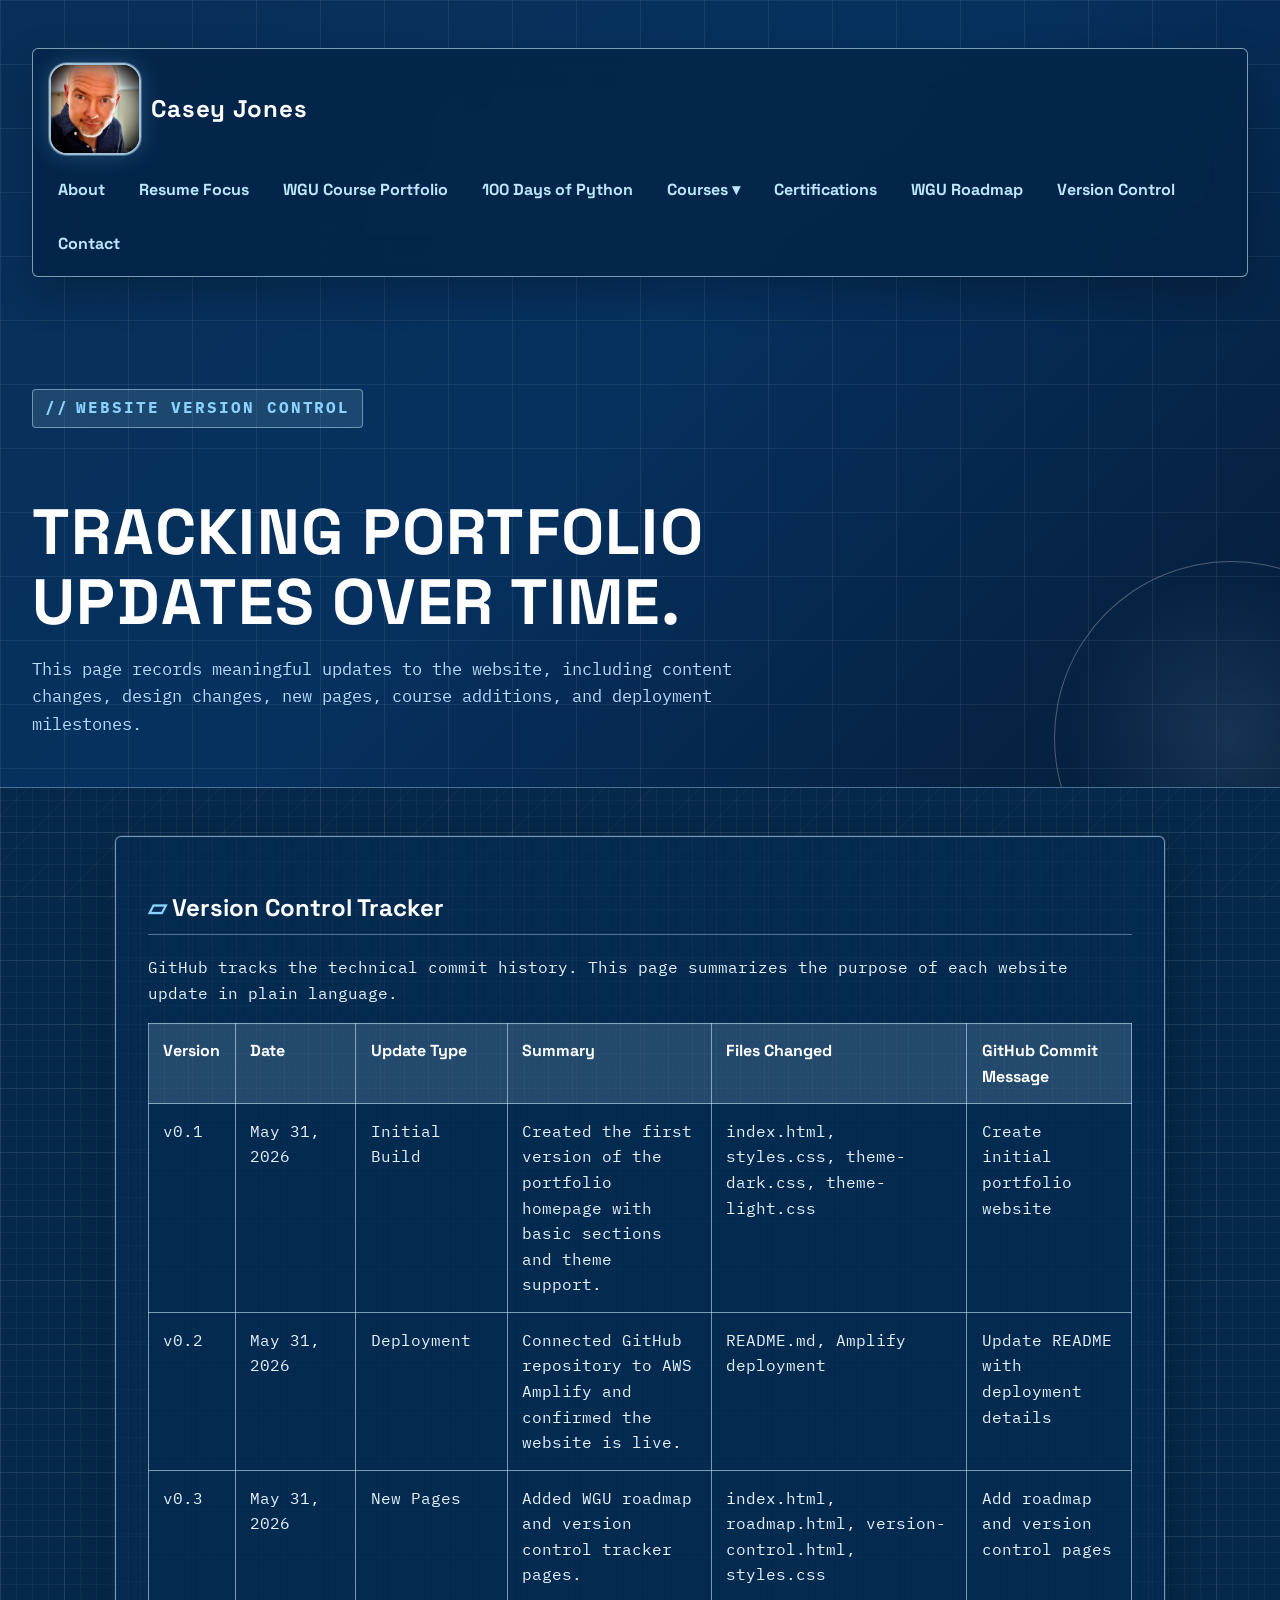
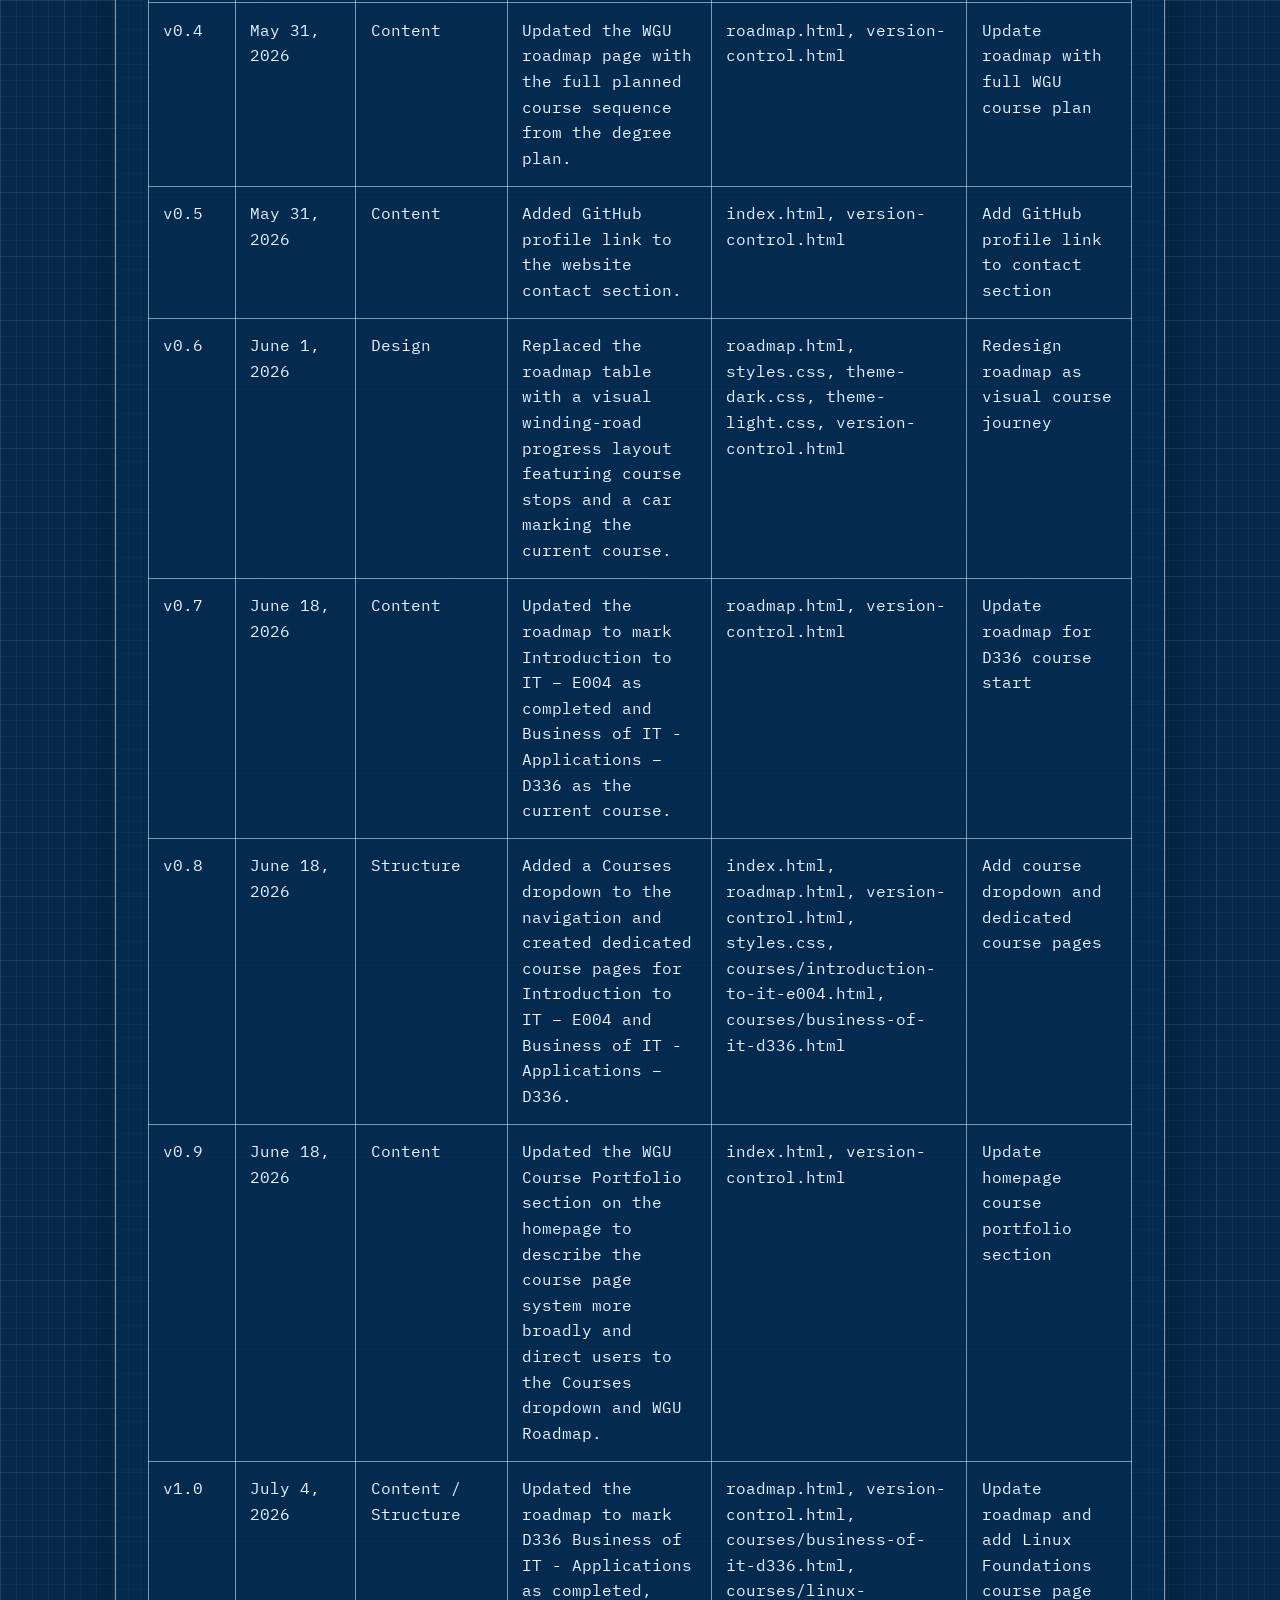
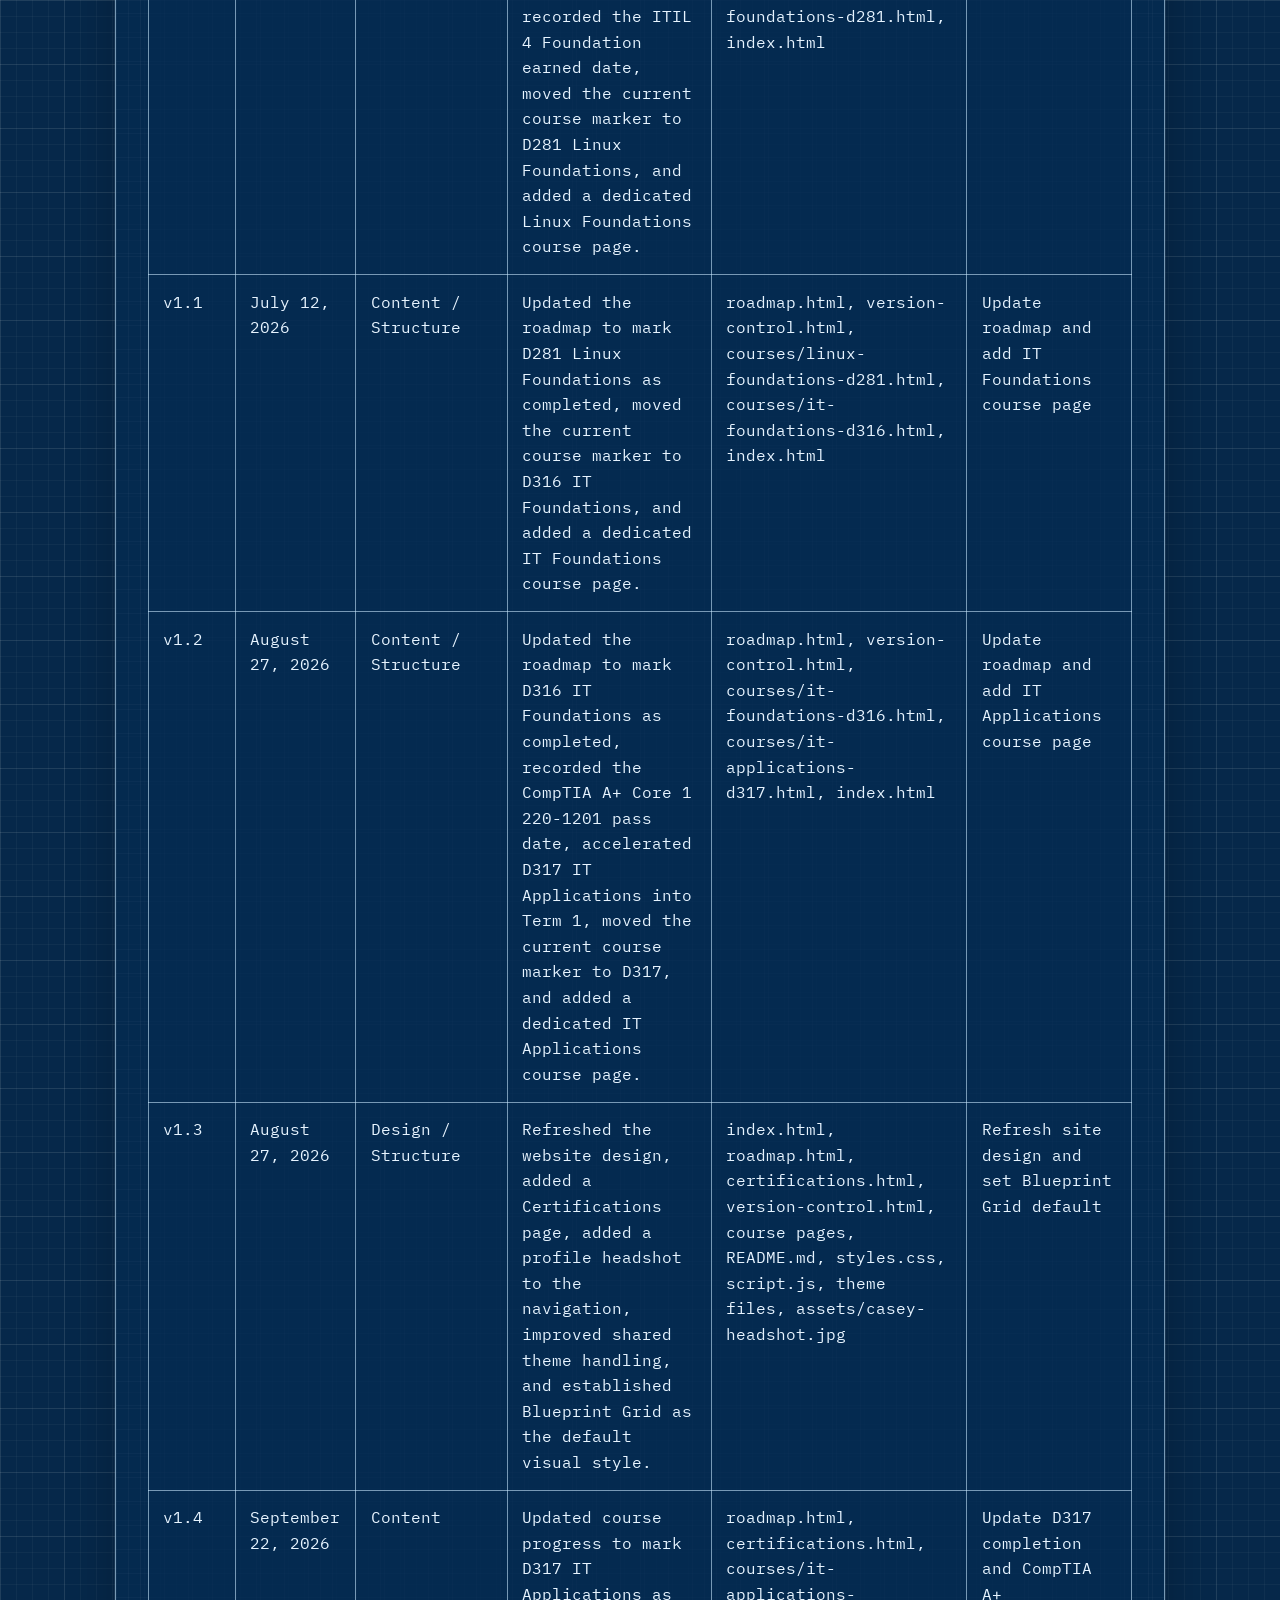
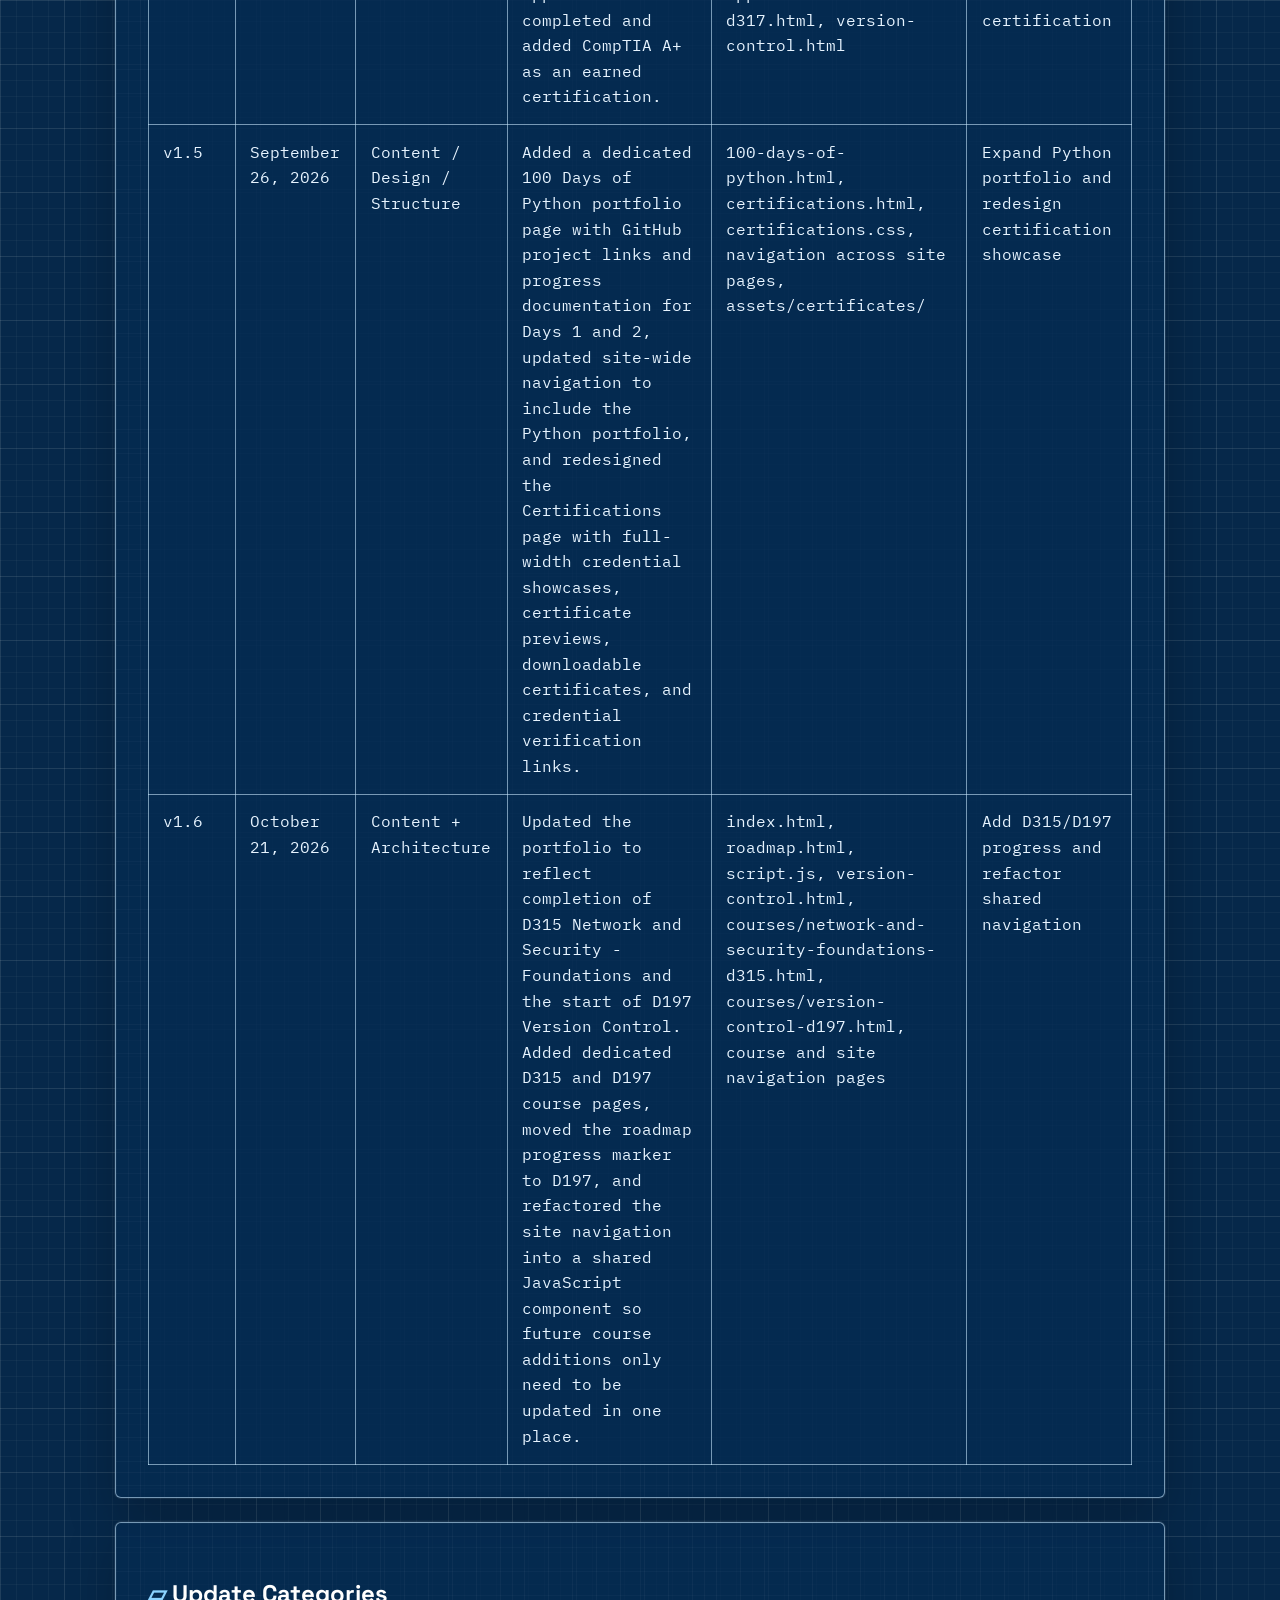
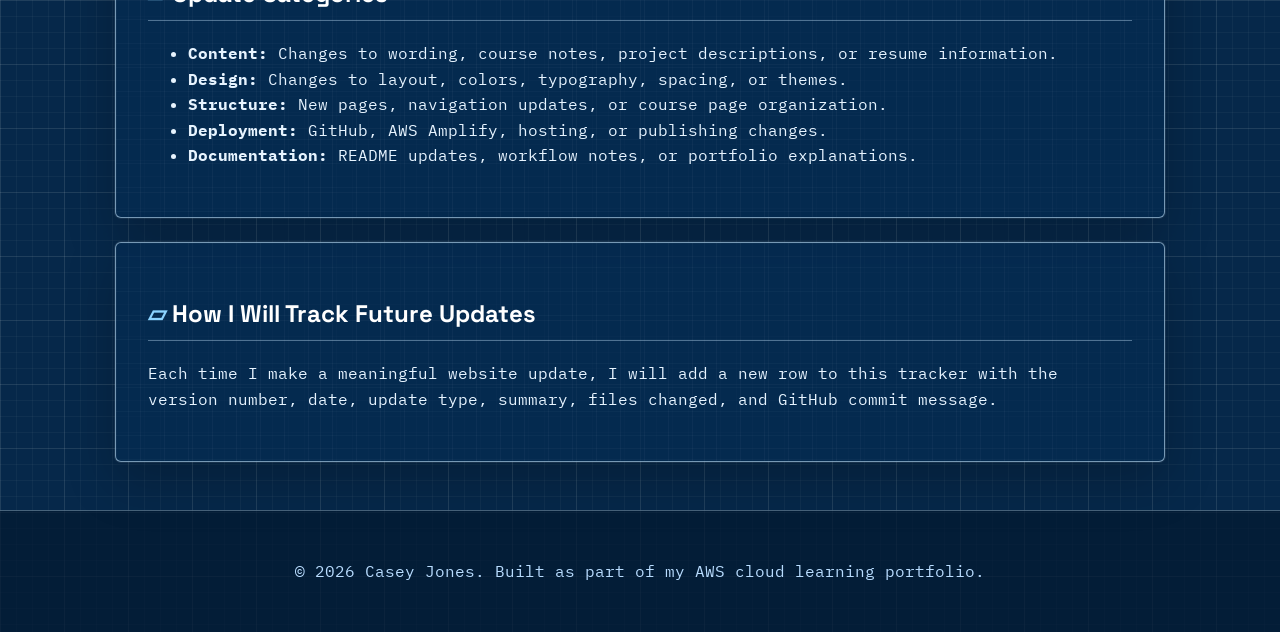
<file: version-control.html>
<!DOCTYPE html>
<html lang="en">
<head>
  <meta charset="UTF-8" />
  <meta name="viewport" content="width=device-width, initial-scale=1.0" />

  <title>Version Control Tracker | Casey Jones</title>

  <link rel="stylesheet" href="styles.css" />
  <link id="theme-stylesheet" rel="stylesheet" href="theme-blueprint-grid.css" />
</head>

<body data-theme-path="">
  <header class="hero small-hero">
    <nav class="site-nav" id="site-nav"></nav>

    <section class="hero-content">
      <p class="eyebrow">Website Version Control</p>
      <h2>Tracking portfolio updates over time.</h2>
      <p>
        This page records meaningful updates to the website, including content changes,
        design changes, new pages, course additions, and deployment milestones.
      </p>
    </section>
  </header>

  <main>
    <section class="card">
      <h2>Version Control Tracker</h2>

      <p>
        GitHub tracks the technical commit history. This page summarizes the purpose
        of each website update in plain language.
      </p>

      <div class="table-wrapper">
        <table>
          <thead>
            <tr>
              <th>Version</th>
              <th>Date</th>
              <th>Update Type</th>
              <th>Summary</th>
              <th>Files Changed</th>
              <th>GitHub Commit Message</th>
            </tr>
          </thead>

          <tbody>
            <tr>
              <td>v0.1</td>
              <td>May 31, 2026</td>
              <td>Initial Build</td>
              <td>Created the first version of the portfolio homepage with basic sections and theme support.</td>
              <td>index.html, styles.css, theme-dark.css, theme-light.css</td>
              <td>Create initial portfolio website</td>
            </tr>

            <tr>
              <td>v0.2</td>
              <td>May 31, 2026</td>
              <td>Deployment</td>
              <td>Connected GitHub repository to AWS Amplify and confirmed the website is live.</td>
              <td>README.md, Amplify deployment</td>
              <td>Update README with deployment details</td>
            </tr>

            <tr>
              <td>v0.3</td>
              <td>May 31, 2026</td>
              <td>New Pages</td>
              <td>Added WGU roadmap and version control tracker pages.</td>
              <td>index.html, roadmap.html, version-control.html, styles.css</td>
              <td>Add roadmap and version control pages</td>
            </tr>

            <tr>
              <td>v0.4</td>
              <td>May 31, 2026</td>
              <td>Content</td>
              <td>Updated the WGU roadmap page with the full planned course sequence from the degree plan.</td>
              <td>roadmap.html, version-control.html</td>
              <td>Update roadmap with full WGU course plan</td>
            </tr>

            <tr>
              <td>v0.5</td>
              <td>May 31, 2026</td>
              <td>Content</td>
              <td>Added GitHub profile link to the website contact section.</td>
              <td>index.html, version-control.html</td>
              <td>Add GitHub profile link to contact section</td>
            </tr>
            
            <tr>
              <td>v0.6</td>
              <td>June 1, 2026</td>
              <td>Design</td>
              <td>Replaced the roadmap table with a visual winding-road progress layout featuring course stops and a car marking the current course.</td>
              <td>roadmap.html, styles.css, theme-dark.css, theme-light.css, version-control.html</td>
              <td>Redesign roadmap as visual course journey</td>
            </tr>
    
            <tr>
              <td>v0.7</td>
              <td>June 18, 2026</td>
              <td>Content</td>
              <td>Updated the roadmap to mark Introduction to IT – E004 as completed and Business of IT - Applications – D336 as the current course.</td>
              <td>roadmap.html, version-control.html</td>
              <td>Update roadmap for D336 course start</td>
            </tr>

            <tr>
              <td>v0.8</td>
              <td>June 18, 2026</td>
              <td>Structure</td>
              <td>Added a Courses dropdown to the navigation and created dedicated course pages for Introduction to IT – E004 and Business of IT - Applications – D336.</td>
              <td>index.html, roadmap.html, version-control.html, styles.css, courses/introduction-to-it-e004.html, courses/business-of-it-d336.html</td>
              <td>Add course dropdown and dedicated course pages</td>
            </tr>

            <tr>
              <td>v0.9</td>
              <td>June 18, 2026</td>
              <td>Content</td>
              <td>Updated the WGU Course Portfolio section on the homepage to describe the course page system more broadly and direct users to the Courses dropdown and WGU Roadmap.</td>
              <td>index.html, version-control.html</td>
              <td>Update homepage course portfolio section</td>
            </tr>
       
            <tr>
              <td>v1.0</td>
              <td>July 4, 2026</td>
              <td>Content / Structure</td>
              <td>Updated the roadmap to mark D336 Business of IT - Applications as completed, recorded the ITIL 4 Foundation earned date, moved the current course marker to D281 Linux Foundations, and added a dedicated Linux Foundations course page.</td>
              <td>roadmap.html, version-control.html, courses/business-of-it-d336.html, courses/linux-foundations-d281.html, index.html</td>
              <td>Update roadmap and add Linux Foundations course page</td>
            </tr>

            <tr>
              <td>v1.1</td>
              <td>July 12, 2026</td>
              <td>Content / Structure</td>
              <td>Updated the roadmap to mark D281 Linux Foundations as completed, moved the current course marker to D316 IT Foundations, and added a dedicated IT Foundations course page.</td>
              <td>roadmap.html, version-control.html, courses/linux-foundations-d281.html, courses/it-foundations-d316.html, index.html</td>
              <td>Update roadmap and add IT Foundations course page</td>
            </tr>

            <tr>
              <td>v1.2</td>
              <td>August 27, 2026</td>
              <td>Content / Structure</td>
              <td>Updated the roadmap to mark D316 IT Foundations as completed, recorded the CompTIA A+ Core 1 220-1201 pass date, accelerated D317 IT Applications into Term 1, moved the current course marker to D317, and added a dedicated IT Applications course page.</td>
              <td>roadmap.html, version-control.html, courses/it-foundations-d316.html, courses/it-applications-d317.html, index.html</td>
              <td>Update roadmap and add IT Applications course page</td>
            </tr>
          
            <tr>
              <td>v1.3</td>
              <td>August 27, 2026</td>
              <td>Design / Structure</td>
              <td>Refreshed the website design, added a Certifications page, added a profile headshot to the navigation, improved shared theme handling, and established Blueprint Grid as the default visual style.</td>
              <td>index.html, roadmap.html, certifications.html, version-control.html, course pages, README.md, styles.css, script.js, theme files, assets/casey-headshot.jpg</td>
              <td>Refresh site design and set Blueprint Grid default</td>
            </tr>

            <tr>
              <td>v1.4</td>
              <td>September 22, 2026</td>
              <td>Content</td>
              <td>Updated course progress to mark D317 IT Applications as completed and added CompTIA A+ as an earned certification.</td>
              <td>roadmap.html, certifications.html, courses/it-applications-d317.html, version-control.html</td>
              <td>Update D317 completion and CompTIA A+ certification</td>
            </tr>

          <tr>
            <td>v1.5</td>
            <td>September 26, 2026</td>
            <td>Content / Design / Structure</td>
            <td>
              Added a dedicated 100 Days of Python portfolio page with GitHub project links
              and progress documentation for Days 1 and 2, updated site-wide navigation to
              include the Python portfolio, and redesigned the Certifications page with
              full-width credential showcases, certificate previews, downloadable certificates,
              and credential verification links.
            </td>
            <td>
              100-days-of-python.html, certifications.html, certifications.css,
              navigation across site pages, assets/certificates/
            </td>
            <td>
              Expand Python portfolio and redesign certification showcase
            </td>
          </tr>

          <tr>
            <td>v1.6</td>
            <td>October 21, 2026</td>
            <td>Content + Architecture</td>
            <td>
              Updated the portfolio to reflect completion of D315 Network and Security - Foundations
              and the start of D197 Version Control. Added dedicated D315 and D197 course pages,
              moved the roadmap progress marker to D197, and refactored the site navigation into
              a shared JavaScript component so future course additions only need to be updated
              in one place.
            </td>
            <td>
              index.html, roadmap.html, script.js, version-control.html,
              courses/network-and-security-foundations-d315.html,
              courses/version-control-d197.html, course and site navigation pages
            </td>
            <td>
              Add D315/D197 progress and refactor shared navigation
            </td>
          </tr>
            
</tbody>
        </table>
      </div>
    </section>

    <section class="card">
      <h2>Update Categories</h2>

      <ul>
        <li><strong>Content:</strong> Changes to wording, course notes, project descriptions, or resume information.</li>
        <li><strong>Design:</strong> Changes to layout, colors, typography, spacing, or themes.</li>
        <li><strong>Structure:</strong> New pages, navigation updates, or course page organization.</li>
        <li><strong>Deployment:</strong> GitHub, AWS Amplify, hosting, or publishing changes.</li>
        <li><strong>Documentation:</strong> README updates, workflow notes, or portfolio explanations.</li>
      </ul>
    </section>

    <section class="card">
      <h2>How I Will Track Future Updates</h2>

      <p>
        Each time I make a meaningful website update, I will add a new row to this tracker
        with the version number, date, update type, summary, files changed, and GitHub commit message.
      </p>
    </section>
  </main>

  <footer>
    <p>© 2026 Casey Jones. Built as part of my AWS cloud learning portfolio.</p>
  </footer>
  <script src="script.js"></script>
</body>
</html>
</file>
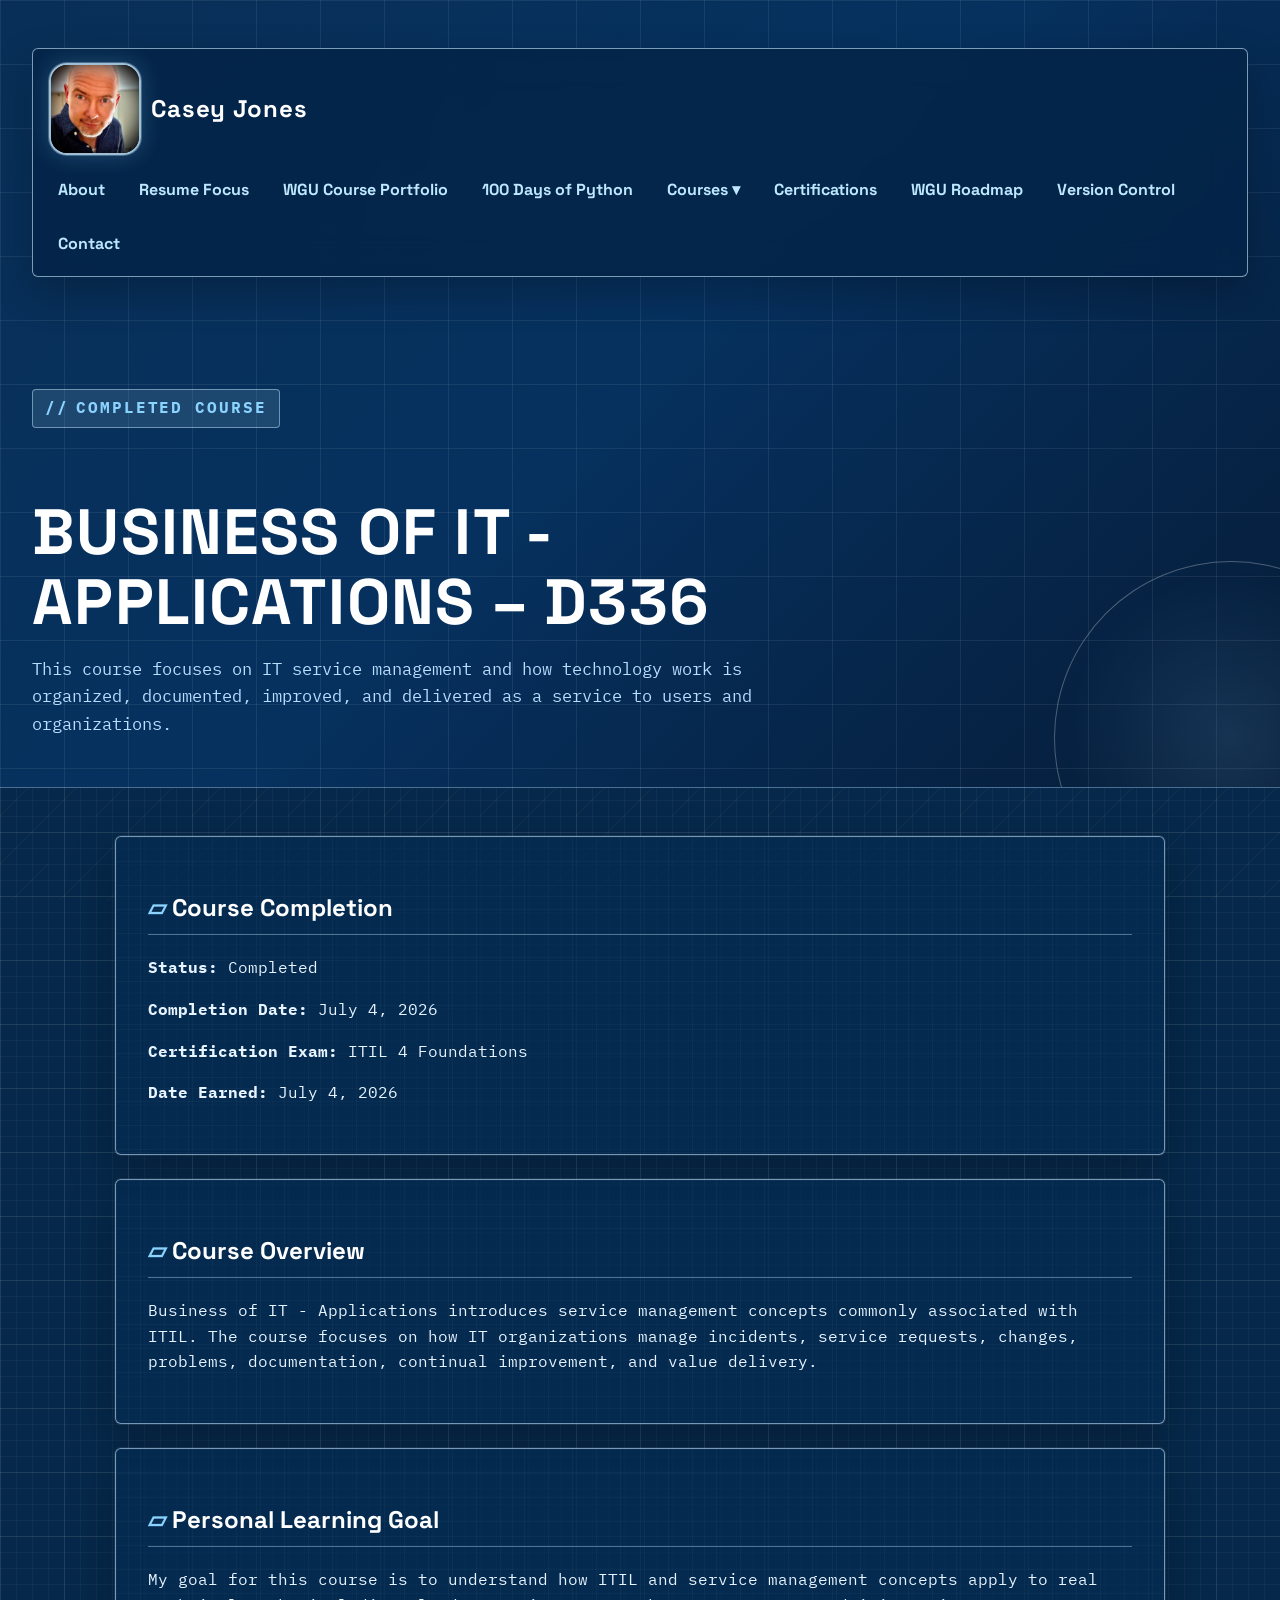
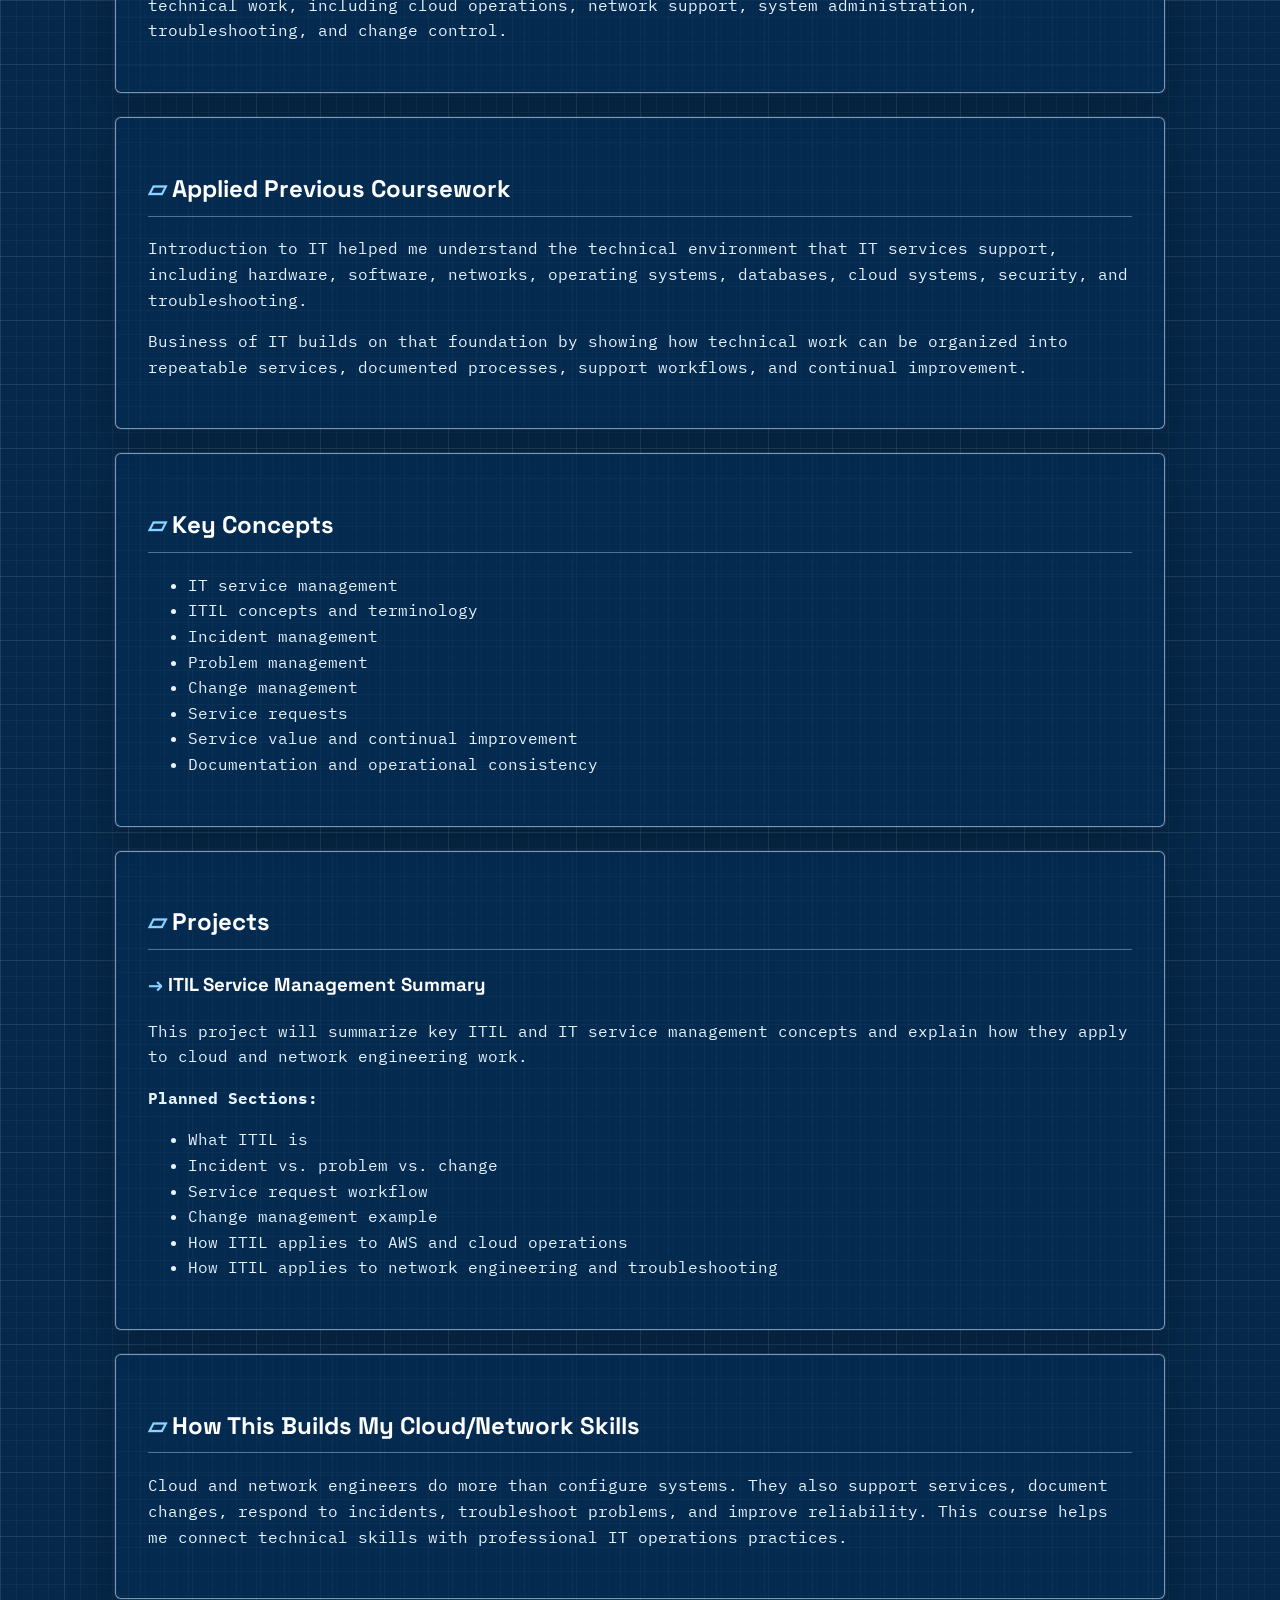
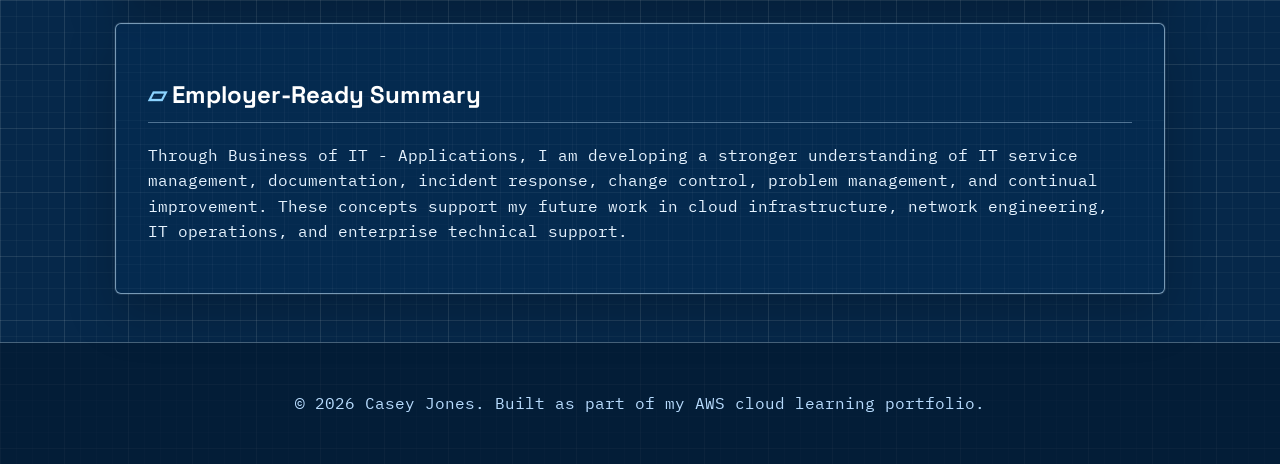
<file: courses/business-of-it-d336.html>
<!DOCTYPE html>
<html lang="en">
<head>
  <meta charset="UTF-8" />
  <meta name="viewport" content="width=device-width, initial-scale=1.0" />

  <title>Business of IT - Applications – D336 | Casey Jones</title>

  <link rel="stylesheet" href="../styles.css" />
  <link id="theme-stylesheet" rel="stylesheet" href="../theme-blueprint-grid.css" />
</head>

<body data-theme-path="../">
  <header class="hero small-hero">
    <nav class="site-nav" id="site-nav"></nav>

    <section class="hero-content">
      <p class="eyebrow">Completed Course</p>
      <h2>Business of IT - Applications – D336</h2>
      <p>
        This course focuses on IT service management and how technology work is organized,
        documented, improved, and delivered as a service to users and organizations.
      </p>
    </section>

  </header>

  <main>

    <section class="card">
      <h2>Course Completion</h2>
      <p><strong>Status:</strong> Completed</p>
      <p><strong>Completion Date:</strong> July 4, 2026</p>
      <p><strong>Certification Exam:</strong> ITIL 4 Foundations</p>
      <p><strong>Date Earned:</strong> July 4, 2026</p>
    </section>
    
    <section class="card">
      <h2>Course Overview</h2>
      <p>
        Business of IT - Applications introduces service management concepts commonly associated
        with ITIL. The course focuses on how IT organizations manage incidents, service requests,
        changes, problems, documentation, continual improvement, and value delivery.
      </p>
    </section>

    <section class="card">
      <h2>Personal Learning Goal</h2>
      <p>
        My goal for this course is to understand how ITIL and service management concepts apply
        to real technical work, including cloud operations, network support, system administration,
        troubleshooting, and change control.
      </p>
    </section>

    <section class="card">
      <h2>Applied Previous Coursework</h2>
      <p>
        Introduction to IT helped me understand the technical environment that IT services support,
        including hardware, software, networks, operating systems, databases, cloud systems, security,
        and troubleshooting.
      </p>

      <p>
        Business of IT builds on that foundation by showing how technical work can be organized
        into repeatable services, documented processes, support workflows, and continual improvement.
      </p>
    </section>

    <section class="card">
      <h2>Key Concepts</h2>
      <ul>
        <li>IT service management</li>
        <li>ITIL concepts and terminology</li>
        <li>Incident management</li>
        <li>Problem management</li>
        <li>Change management</li>
        <li>Service requests</li>
        <li>Service value and continual improvement</li>
        <li>Documentation and operational consistency</li>
      </ul>
    </section>

    <section class="card">
      <h2>Projects</h2>

      <h3>ITIL Service Management Summary</h3>
      <p>
        This project will summarize key ITIL and IT service management concepts and explain
        how they apply to cloud and network engineering work.
      </p>

      <p><strong>Planned Sections:</strong></p>
      <ul>
        <li>What ITIL is</li>
        <li>Incident vs. problem vs. change</li>
        <li>Service request workflow</li>
        <li>Change management example</li>
        <li>How ITIL applies to AWS and cloud operations</li>
        <li>How ITIL applies to network engineering and troubleshooting</li>
      </ul>
    </section>

    <section class="card">
      <h2>How This Builds My Cloud/Network Skills</h2>
      <p>
        Cloud and network engineers do more than configure systems. They also support services,
        document changes, respond to incidents, troubleshoot problems, and improve reliability.
        This course helps me connect technical skills with professional IT operations practices.
      </p>
    </section>

    <section class="card">
      <h2>Employer-Ready Summary</h2>
      <p>
        Through Business of IT - Applications, I am developing a stronger understanding of IT service
        management, documentation, incident response, change control, problem management, and continual
        improvement. These concepts support my future work in cloud infrastructure, network engineering,
        IT operations, and enterprise technical support.
      </p>
    </section>
  </main>

  <footer>
    <p>© 2026 Casey Jones. Built as part of my AWS cloud learning portfolio.</p>
  </footer>
  <script src="../script.js"></script>
</body>
</html>
</file>
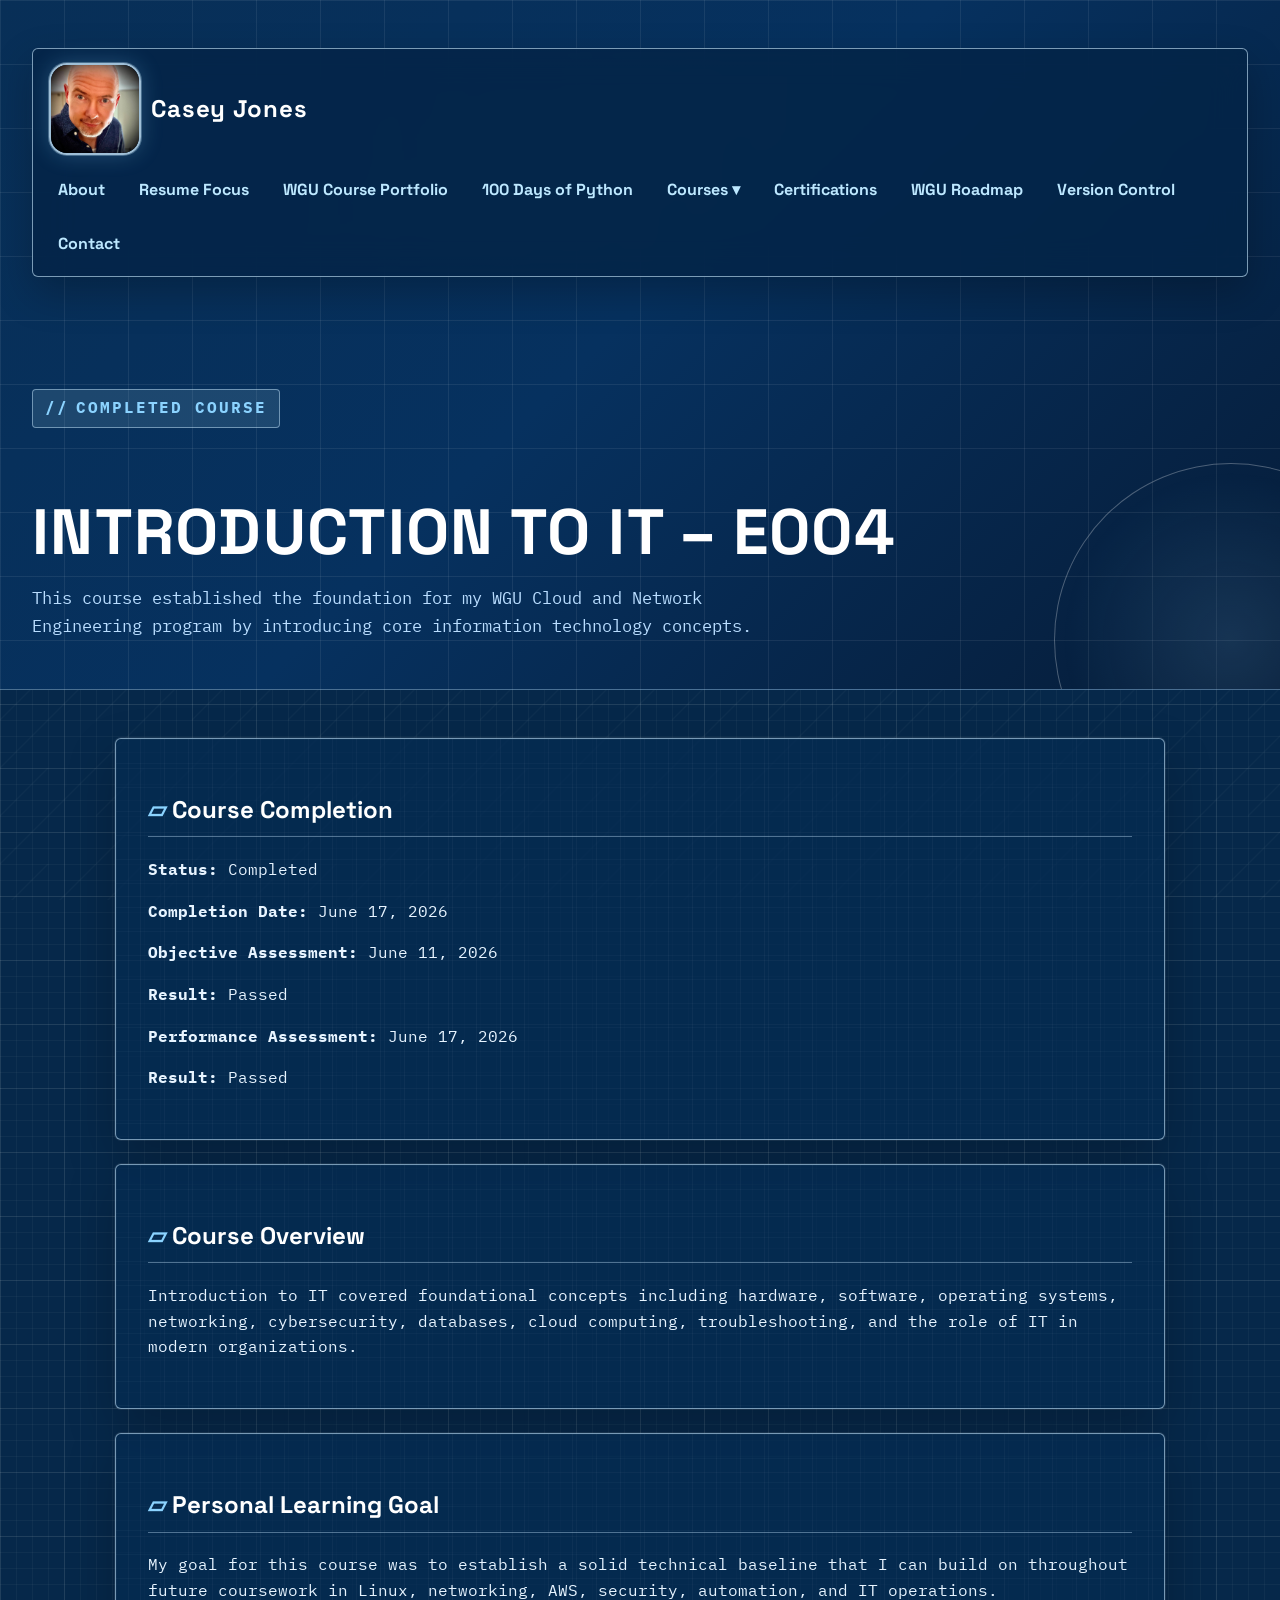
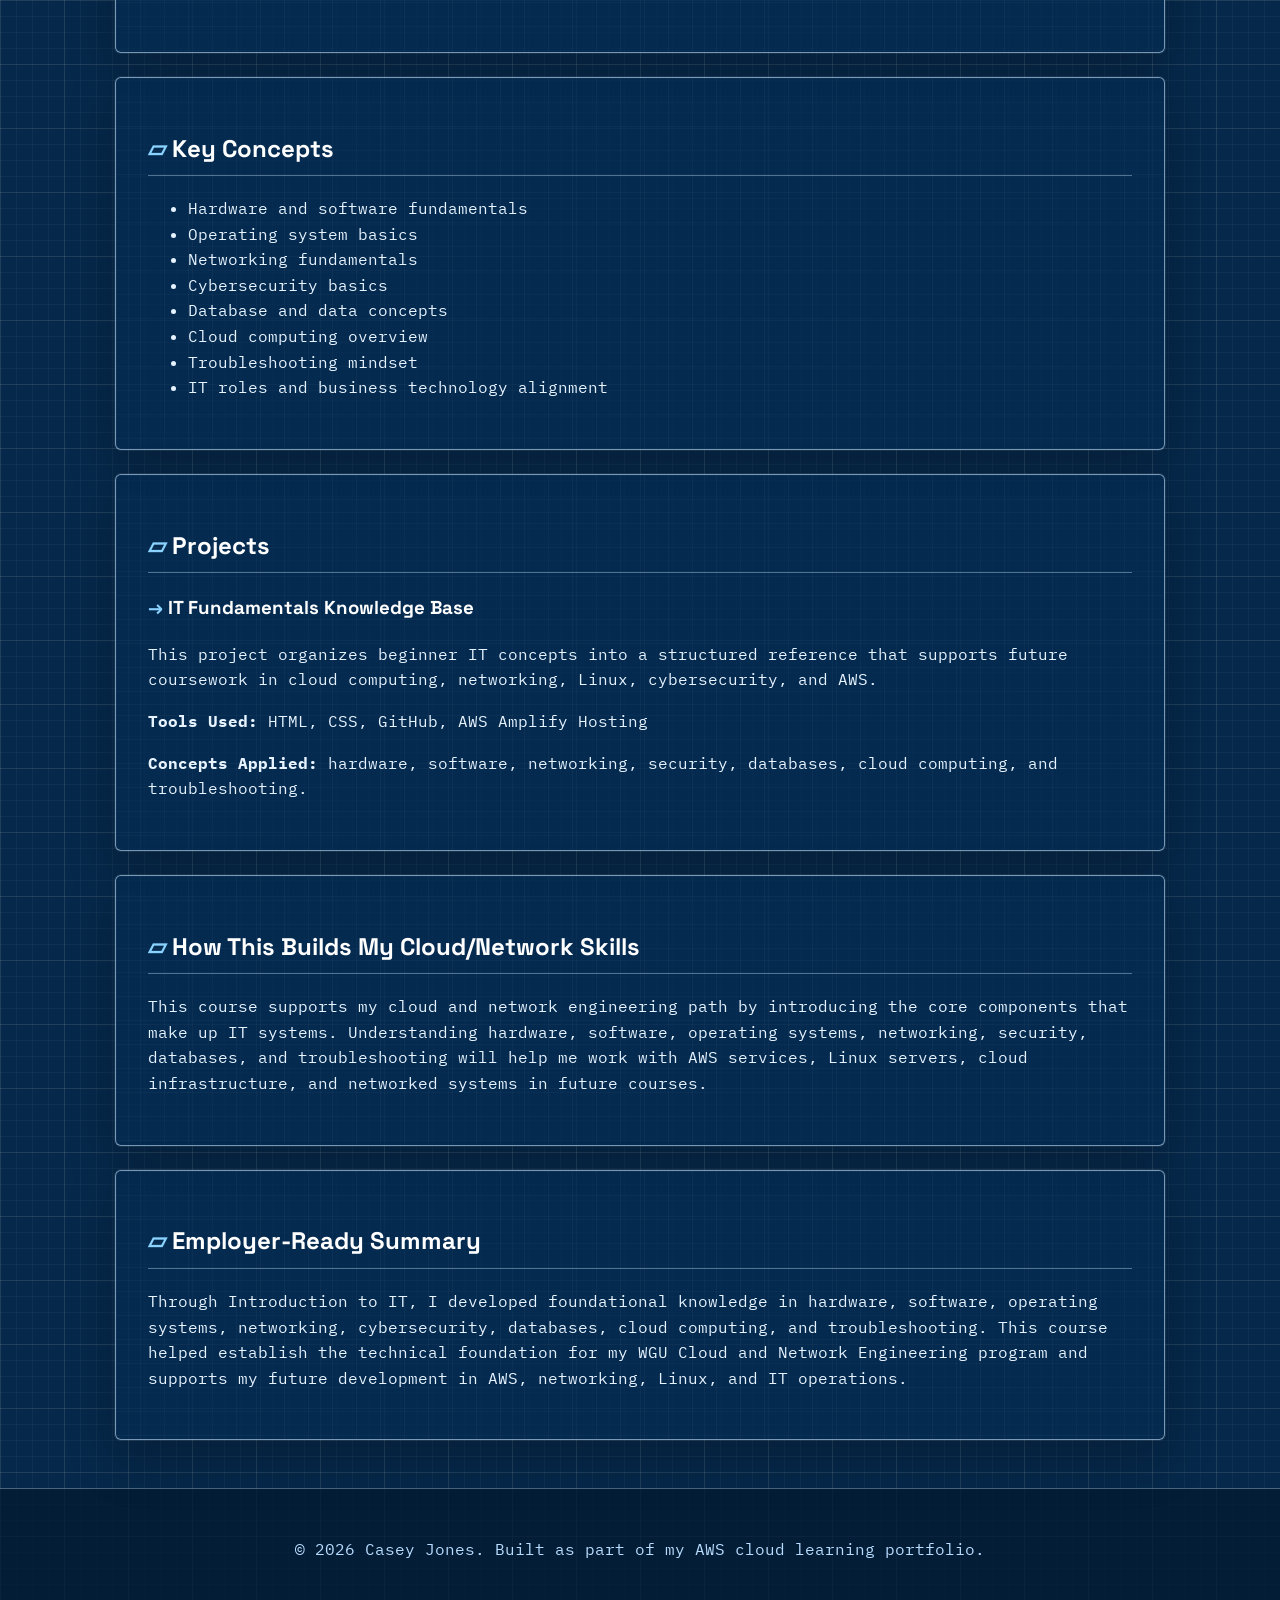
<file: courses/introduction-to-it-e004.html>
<!DOCTYPE html>
<html lang="en">
<head>
  <meta charset="UTF-8" />
  <meta name="viewport" content="width=device-width, initial-scale=1.0" />

  <title>Introduction to IT – E004 | Casey Jones</title>

  <link rel="stylesheet" href="../styles.css" />
  <link id="theme-stylesheet" rel="stylesheet" href="../theme-blueprint-grid.css" />
</head>

<body data-theme-path="../">
  <header class="hero small-hero">
    <nav class="site-nav" id="site-nav"></nav>

    <section class="hero-content">
      <p class="eyebrow">Completed Course</p>
      <h2>Introduction to IT – E004</h2>
      <p>
        This course established the foundation for my WGU Cloud and Network Engineering program
        by introducing core information technology concepts.
      </p>
    </section>
  </header>

  <main>
    <section class="card">
      <h2>Course Completion</h2>
      <p><strong>Status:</strong> Completed</p>
      <p><strong>Completion Date:</strong> June 17, 2026</p>
      <p><strong>Objective Assessment:</strong> June 11, 2026</p>
      <p><strong>Result:</strong> Passed</p>
      <p><strong>Performance Assessment:</strong> June 17, 2026</p>
      <p><strong>Result:</strong> Passed</p>
    </section>
    
    <section class="card">
      <h2>Course Overview</h2>
      <p>
        Introduction to IT covered foundational concepts including hardware, software,
        operating systems, networking, cybersecurity, databases, cloud computing,
        troubleshooting, and the role of IT in modern organizations.
      </p>
    </section>

    <section class="card">
      <h2>Personal Learning Goal</h2>
      <p>
        My goal for this course was to establish a solid technical baseline that I can build on
        throughout future coursework in Linux, networking, AWS, security, automation,
        and IT operations.
      </p>
    </section>

    <section class="card">
      <h2>Key Concepts</h2>
      <ul>
        <li>Hardware and software fundamentals</li>
        <li>Operating system basics</li>
        <li>Networking fundamentals</li>
        <li>Cybersecurity basics</li>
        <li>Database and data concepts</li>
        <li>Cloud computing overview</li>
        <li>Troubleshooting mindset</li>
        <li>IT roles and business technology alignment</li>
      </ul>
    </section>

    <section class="card">
      <h2>Projects</h2>

      <h3>IT Fundamentals Knowledge Base</h3>
      <p>
        This project organizes beginner IT concepts into a structured reference that supports
        future coursework in cloud computing, networking, Linux, cybersecurity, and AWS.
      </p>

      <p><strong>Tools Used:</strong> HTML, CSS, GitHub, AWS Amplify Hosting</p>

      <p>
        <strong>Concepts Applied:</strong> hardware, software, networking, security,
        databases, cloud computing, and troubleshooting.
      </p>
    </section>

    <section class="card">
      <h2>How This Builds My Cloud/Network Skills</h2>
      <p>
        This course supports my cloud and network engineering path by introducing the core
        components that make up IT systems. Understanding hardware, software, operating systems,
        networking, security, databases, and troubleshooting will help me work with AWS services,
        Linux servers, cloud infrastructure, and networked systems in future courses.
      </p>
    </section>

    <section class="card">
      <h2>Employer-Ready Summary</h2>
      <p>
        Through Introduction to IT, I developed foundational knowledge in hardware, software,
        operating systems, networking, cybersecurity, databases, cloud computing, and troubleshooting.
        This course helped establish the technical foundation for my WGU Cloud and Network Engineering
        program and supports my future development in AWS, networking, Linux, and IT operations.
      </p>
    </section>
  </main>

  <footer>
    <p>© 2026 Casey Jones. Built as part of my AWS cloud learning portfolio.</p>
  </footer>
  <script src="../script.js"></script>
</body>
</html>
</file>
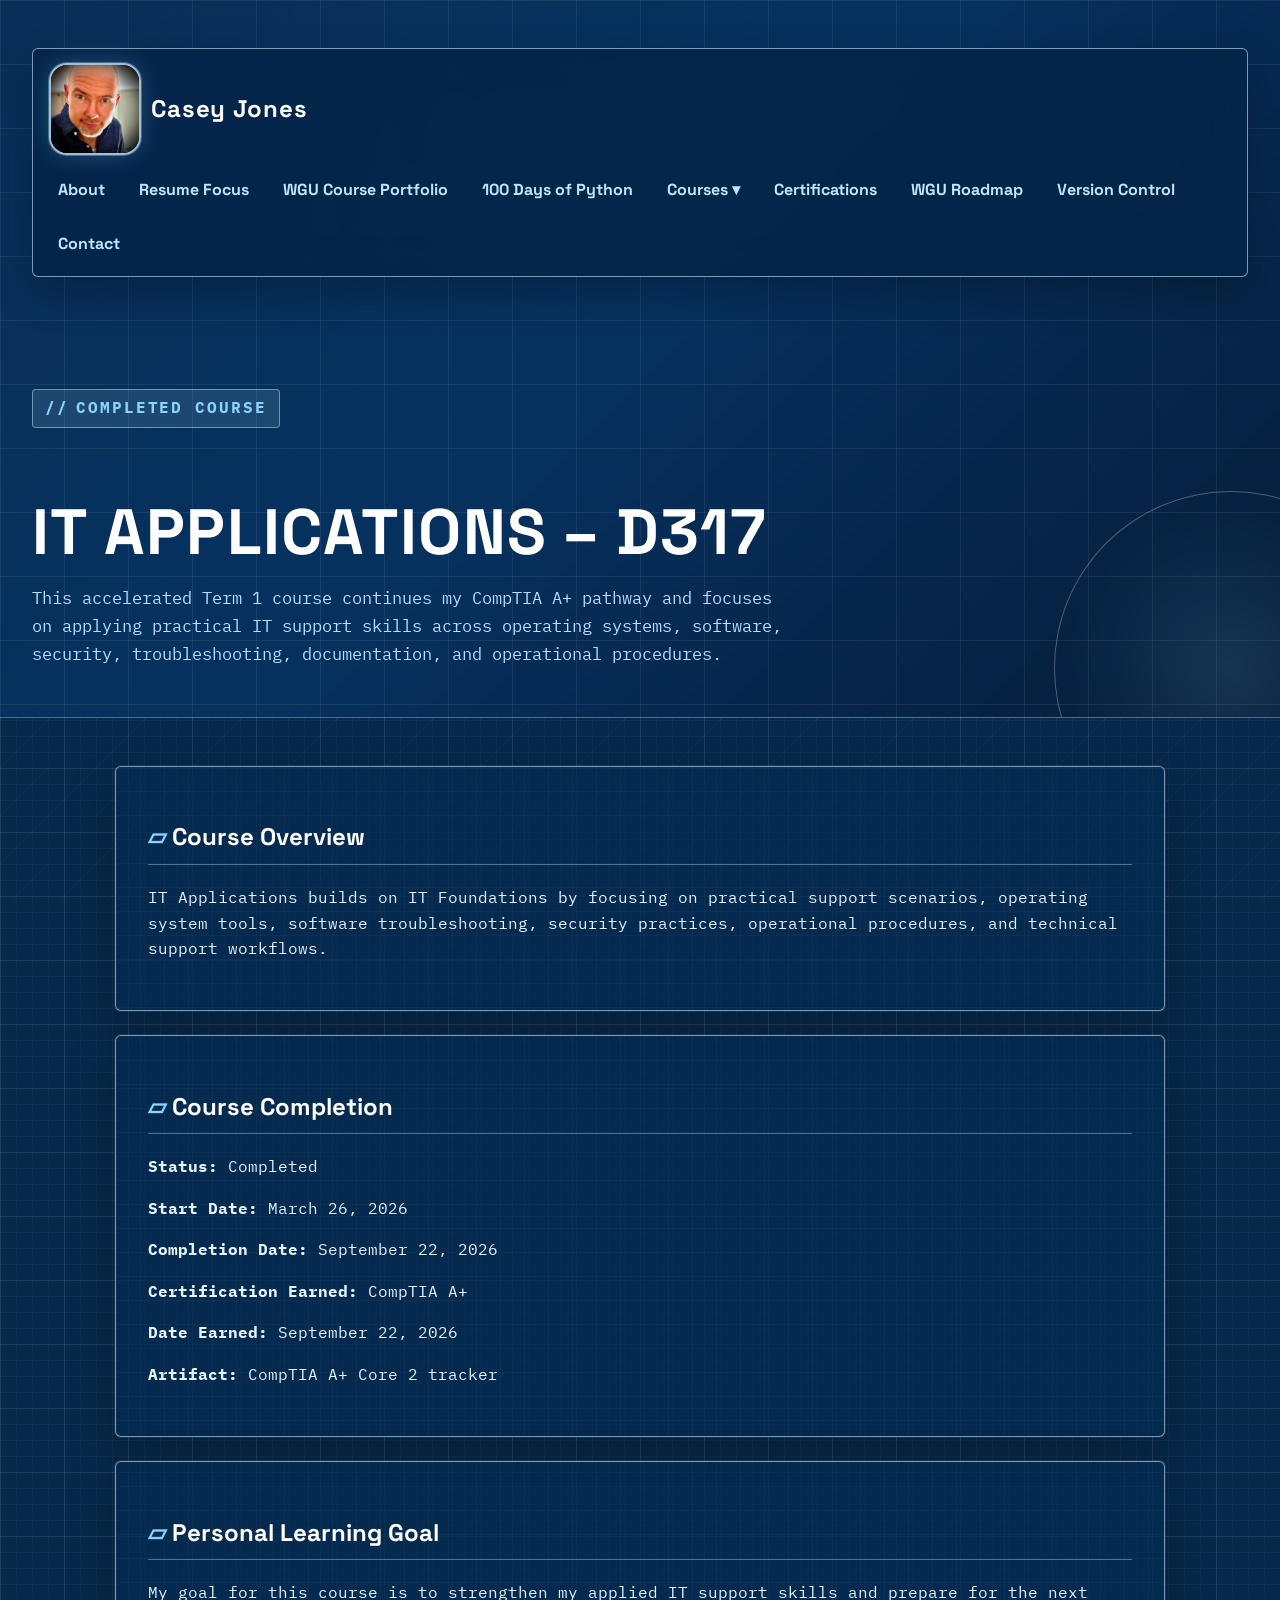
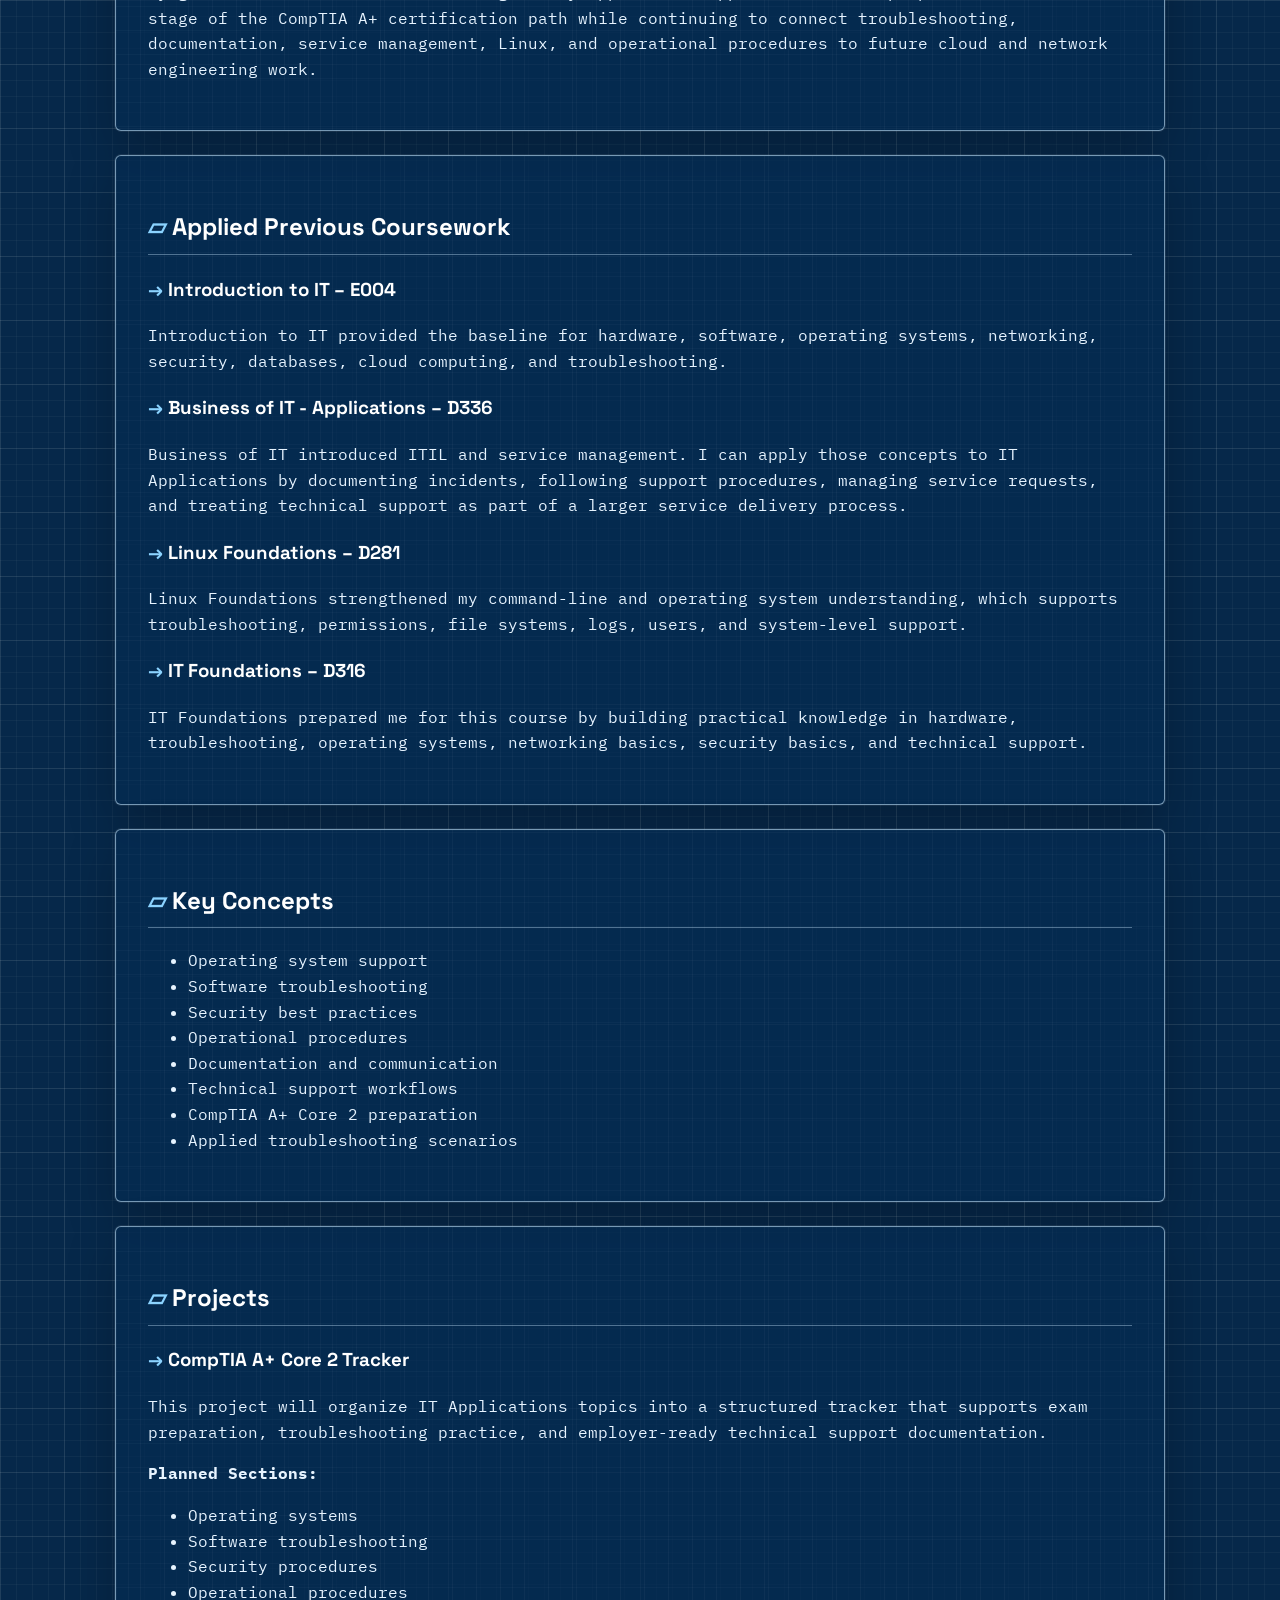
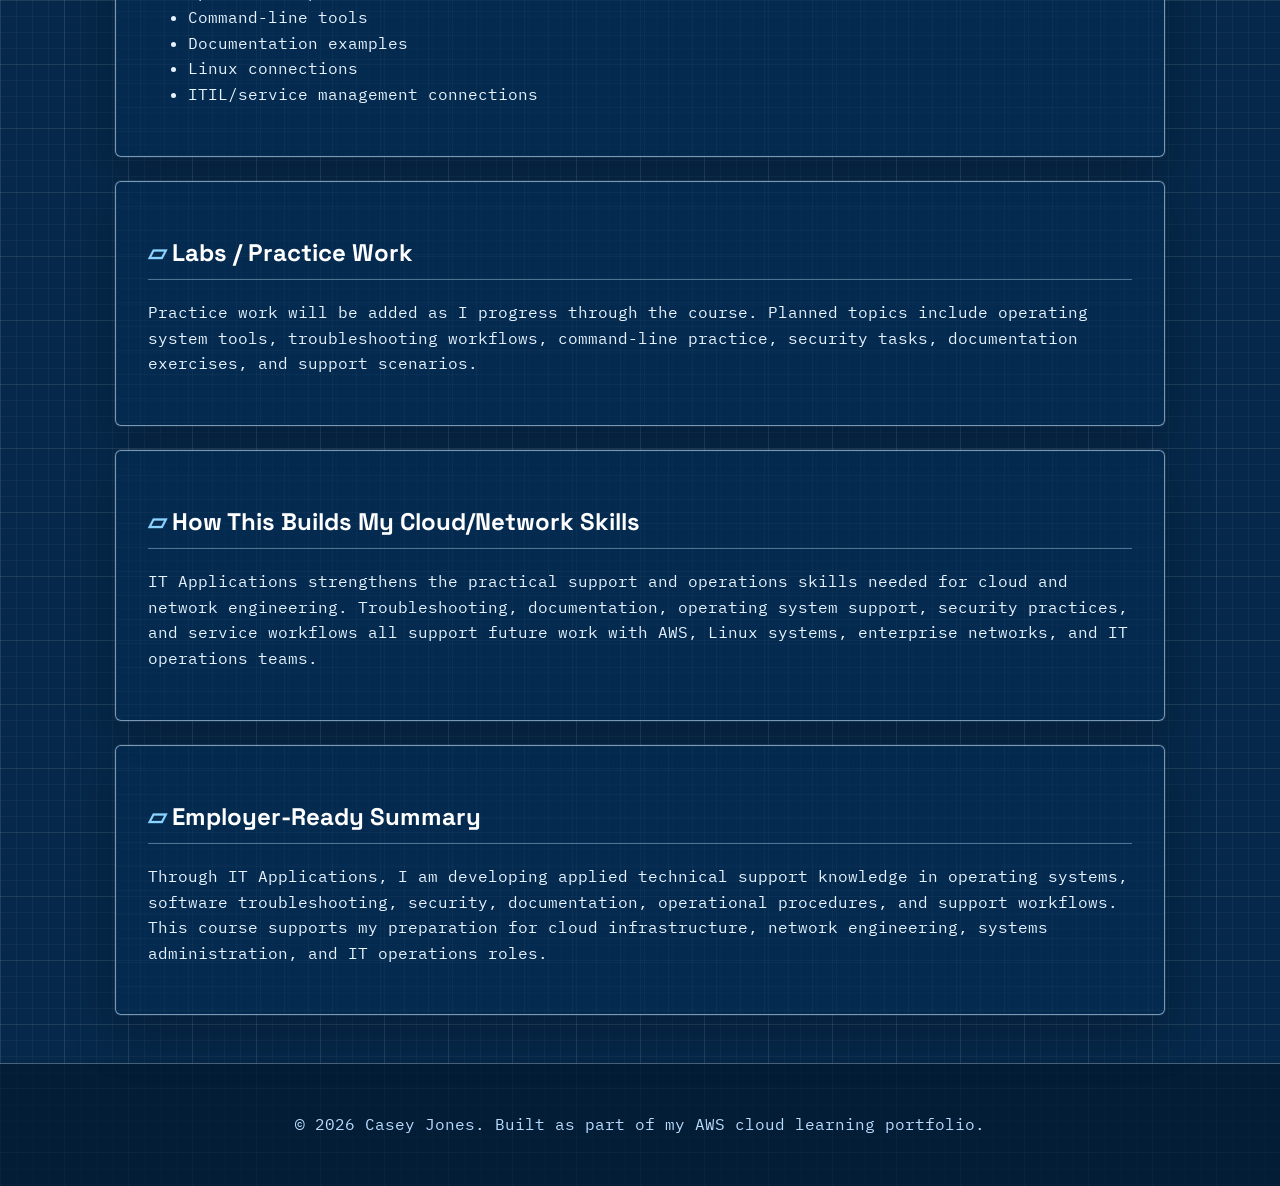
<file: courses/it-applications-d317.html>
<!DOCTYPE html>
<html lang="en">
<head>
  <meta charset="UTF-8" />
  <meta name="viewport" content="width=device-width, initial-scale=1.0" />

  <title>IT Applications – D317 | Casey Jones</title>

  <link rel="stylesheet" href="../styles.css" />
  <link id="theme-stylesheet" rel="stylesheet" href="../theme-blueprint-grid.css" />
</head>

<body data-theme-path="../">
  <header class="hero small-hero">
    <nav class="site-nav" id="site-nav"></nav>

    <section class="hero-content">
      <p class="eyebrow">Completed Course</p>
      <h2>IT Applications – D317</h2>
      <p>
        This accelerated Term 1 course continues my CompTIA A+ pathway and focuses on applying
        practical IT support skills across operating systems, software, security, troubleshooting,
        documentation, and operational procedures.
      </p>
    </section>
  </header>

  <main>
    <section class="card">
      <h2>Course Overview</h2>
      <p>
        IT Applications builds on IT Foundations by focusing on practical support scenarios,
        operating system tools, software troubleshooting, security practices, operational procedures,
        and technical support workflows.
      </p>
    </section>

    <section class="card">
      <h2>Course Completion</h2>
      <p><strong>Status:</strong> Completed</p>
      <p><strong>Start Date:</strong> March 26, 2026</p>
      <p><strong>Completion Date:</strong> September 22, 2026</p>
      <p><strong>Certification Earned:</strong> CompTIA A+</p>
      <p><strong>Date Earned:</strong> September 22, 2026</p>
      <p><strong>Artifact:</strong> CompTIA A+ Core 2 tracker</p>
    </section>

    <section class="card">
      <h2>Personal Learning Goal</h2>
      <p>
        My goal for this course is to strengthen my applied IT support skills and prepare for the
        next stage of the CompTIA A+ certification path while continuing to connect troubleshooting,
        documentation, service management, Linux, and operational procedures to future cloud and
        network engineering work.
      </p>
    </section>

    <section class="card">
      <h2>Applied Previous Coursework</h2>

      <h3>Introduction to IT – E004</h3>
      <p>
        Introduction to IT provided the baseline for hardware, software, operating systems,
        networking, security, databases, cloud computing, and troubleshooting.
      </p>

      <h3>Business of IT - Applications – D336</h3>
      <p>
        Business of IT introduced ITIL and service management. I can apply those concepts to IT
        Applications by documenting incidents, following support procedures, managing service
        requests, and treating technical support as part of a larger service delivery process.
      </p>

      <h3>Linux Foundations – D281</h3>
      <p>
        Linux Foundations strengthened my command-line and operating system understanding, which
        supports troubleshooting, permissions, file systems, logs, users, and system-level support.
      </p>

      <h3>IT Foundations – D316</h3>
      <p>
        IT Foundations prepared me for this course by building practical knowledge in hardware,
        troubleshooting, operating systems, networking basics, security basics, and technical support.
      </p>
    </section>

    <section class="card">
      <h2>Key Concepts</h2>
      <ul>
        <li>Operating system support</li>
        <li>Software troubleshooting</li>
        <li>Security best practices</li>
        <li>Operational procedures</li>
        <li>Documentation and communication</li>
        <li>Technical support workflows</li>
        <li>CompTIA A+ Core 2 preparation</li>
        <li>Applied troubleshooting scenarios</li>
      </ul>
    </section>

    <section class="card">
      <h2>Projects</h2>

      <h3>CompTIA A+ Core 2 Tracker</h3>
      <p>
        This project will organize IT Applications topics into a structured tracker that supports
        exam preparation, troubleshooting practice, and employer-ready technical support documentation.
      </p>

      <p><strong>Planned Sections:</strong></p>
      <ul>
        <li>Operating systems</li>
        <li>Software troubleshooting</li>
        <li>Security procedures</li>
        <li>Operational procedures</li>
        <li>Command-line tools</li>
        <li>Documentation examples</li>
        <li>Linux connections</li>
        <li>ITIL/service management connections</li>
      </ul>
    </section>

    <section class="card">
      <h2>Labs / Practice Work</h2>
      <p>
        Practice work will be added as I progress through the course. Planned topics include
        operating system tools, troubleshooting workflows, command-line practice, security tasks,
        documentation exercises, and support scenarios.
      </p>
    </section>

    <section class="card">
      <h2>How This Builds My Cloud/Network Skills</h2>
      <p>
        IT Applications strengthens the practical support and operations skills needed for cloud and
        network engineering. Troubleshooting, documentation, operating system support, security
        practices, and service workflows all support future work with AWS, Linux systems, enterprise
        networks, and IT operations teams.
      </p>
    </section>

    <section class="card">
      <h2>Employer-Ready Summary</h2>
      <p>
        Through IT Applications, I am developing applied technical support knowledge in operating
        systems, software troubleshooting, security, documentation, operational procedures, and
        support workflows. This course supports my preparation for cloud infrastructure, network
        engineering, systems administration, and IT operations roles.
      </p>
    </section>
  </main>

  <footer>
    <p>© 2026 Casey Jones. Built as part of my AWS cloud learning portfolio.</p>
  </footer>
  <script src="../script.js"></script>
</body>
</html>
</file>
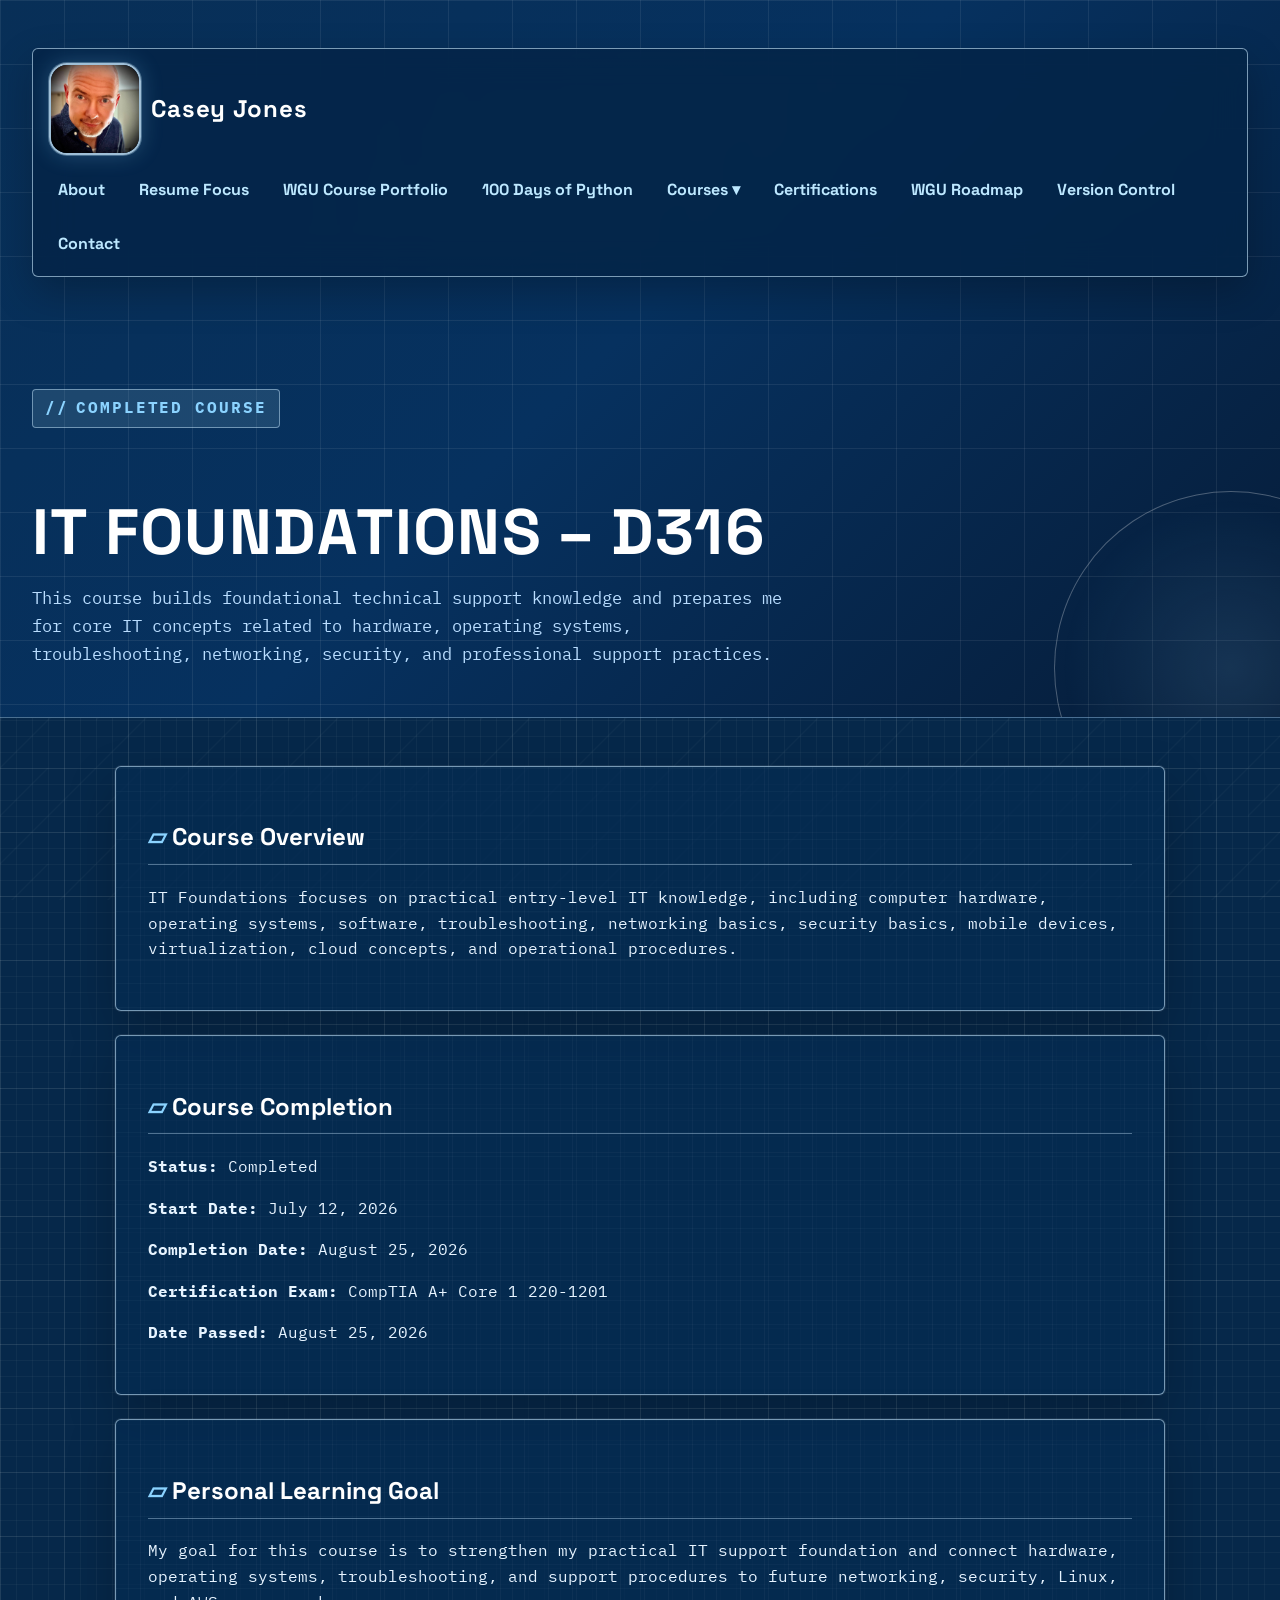
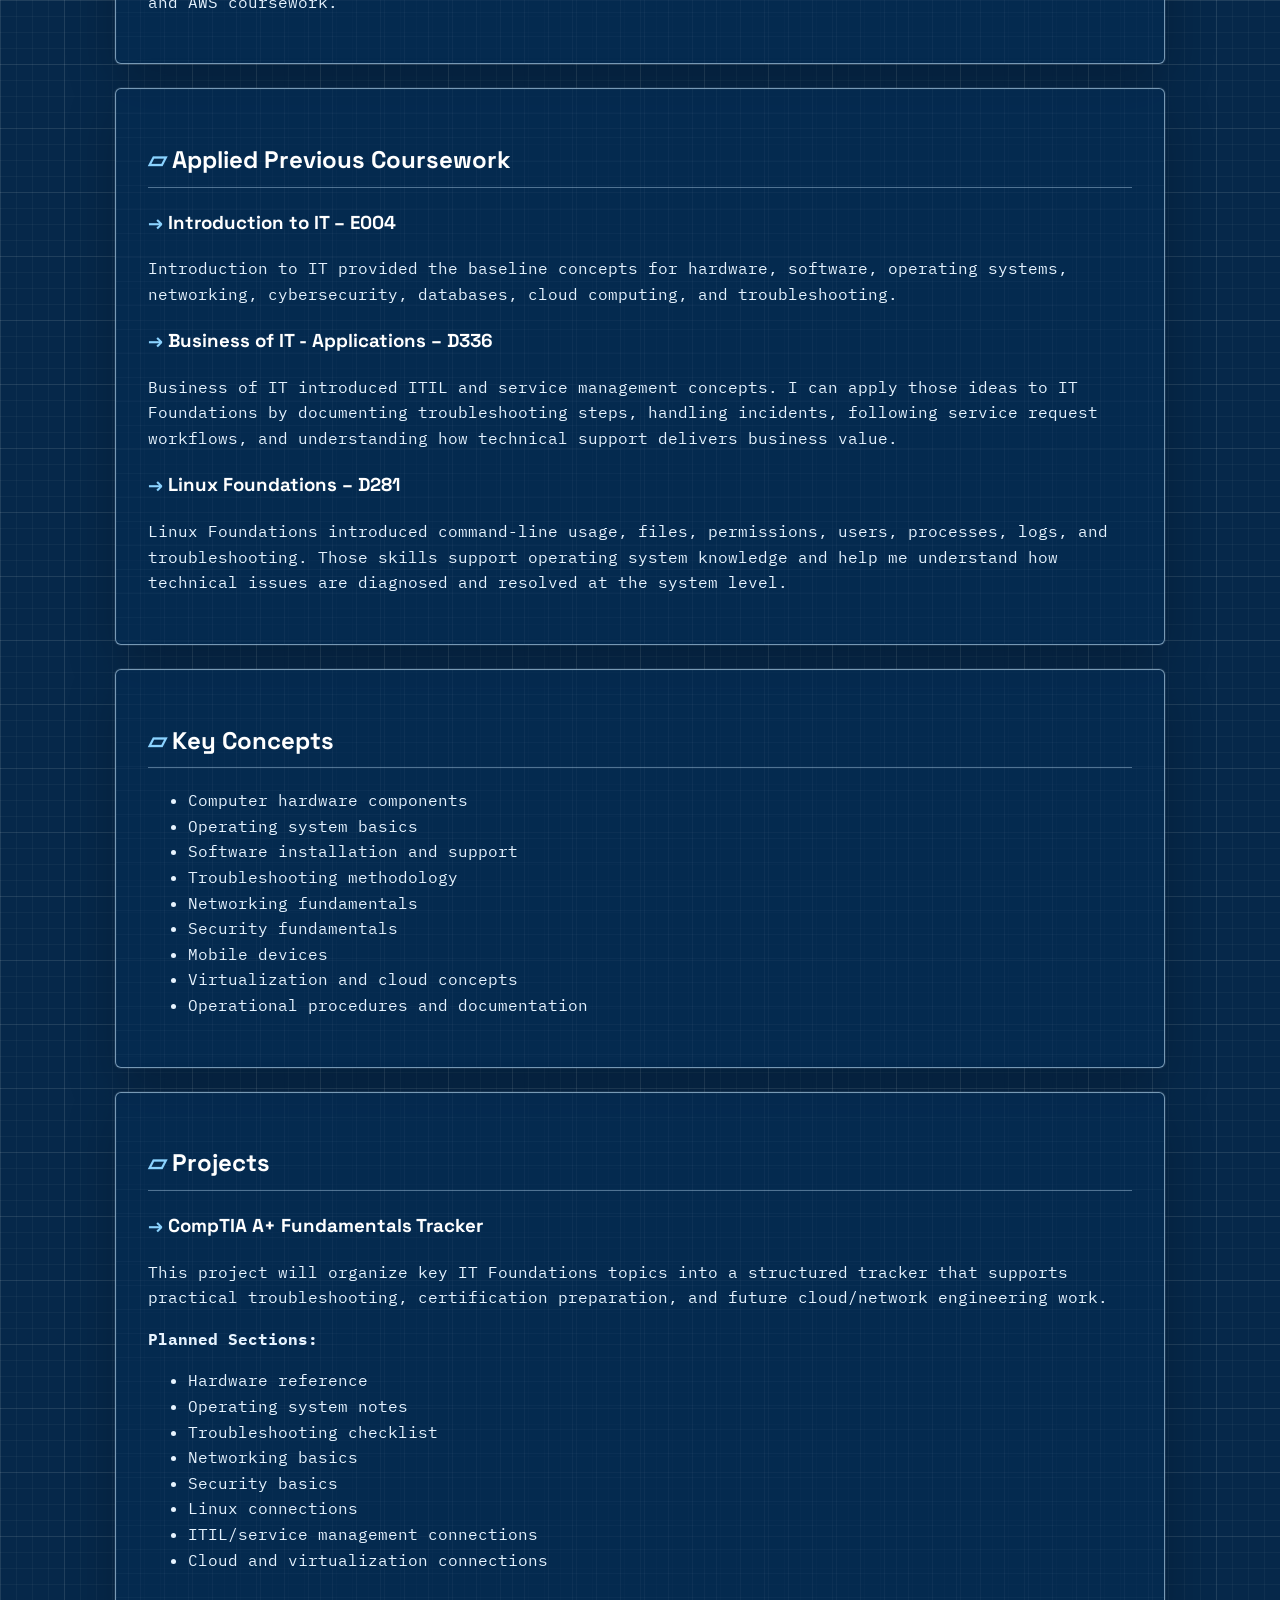
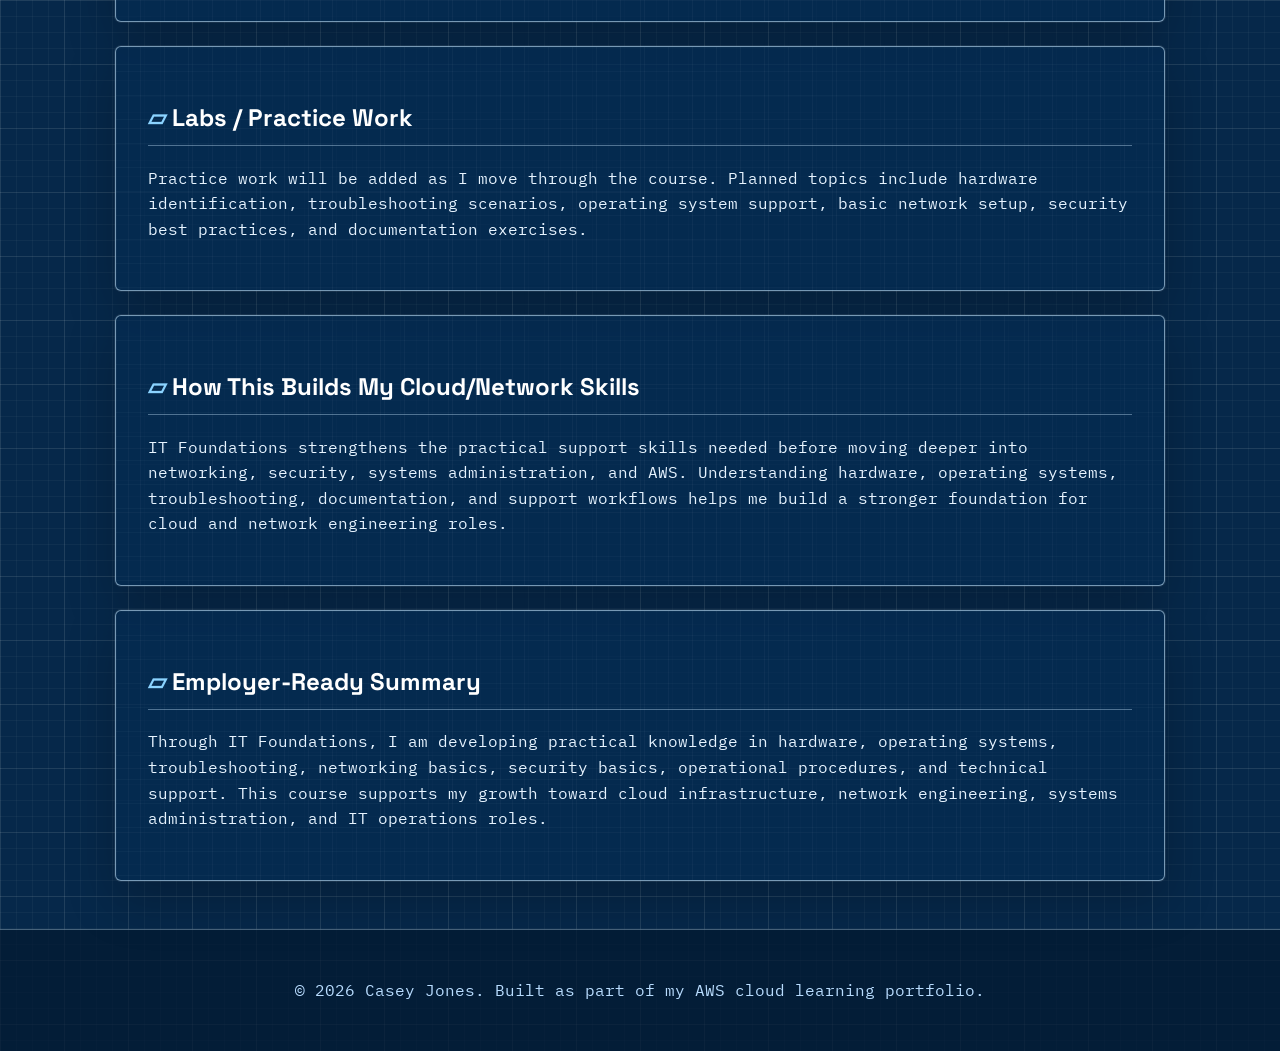
<file: courses/it-foundations-d316.html>
<!DOCTYPE html>
<html lang="en">
<head>
  <meta charset="UTF-8" />
  <meta name="viewport" content="width=device-width, initial-scale=1.0" />

  <title>IT Foundations – D316 | Casey Jones</title>

  <link rel="stylesheet" href="../styles.css" />
  <link id="theme-stylesheet" rel="stylesheet" href="../theme-blueprint-grid.css" />
</head>

<body data-theme-path="../">
  <header class="hero small-hero">
    <nav class="site-nav">
      <a class="brand" href="https://www.linkedin.com/in/casey-a-jones" target="_blank" rel="noopener noreferrer" aria-label="Open Casey Jones LinkedIn profile in a new tab">
        <img class="brand-photo" src="../assets/casey-headshot.jpg" alt="Headshot of Casey Jones" />
        <span>Casey Jones</span>
      </a>

      <div class="nav-links">
        <a href="../index.html#about">About</a>
        <a href="../index.html#resume-focus">Resume Focus</a>
        <a href="../index.html#course-portfolio">WGU Course Portfolio</a>
        <a href="../100-days-of-python.html">100 Days of Python</a>

        <div class="dropdown">
          <button class="dropdown-button" type="button">Courses ▾</button>
          <div class="dropdown-content">
            <a href="introduction-to-it-e004.html">Introduction to IT – E004</a>
            <a href="business-of-it-d336.html">Business of IT - Applications – D336</a>
            <a href="linux-foundations-d281.html">Linux Foundations – D281</a>
            <a href="it-foundations-d316.html">IT Foundations – D316</a>
            <a href="it-applications-d317.html">IT Applications – D317</a>
            <a href="network-and-security-foundations-d315.html">Network and Security - Foundations – D315</a>
            <a href="version-control-d197.html">Version Control – D197</a>
          </div>
        </div>

        <a href="../certifications.html">Certifications</a>
        <a href="../roadmap.html">WGU Roadmap</a>
        <a href="../version-control.html">Version Control</a>
        <a href="../index.html#contact">Contact</a>
      </div>
    </nav>

    <section class="hero-content">
      <p class="eyebrow">Completed Course</p>
      <h2>IT Foundations – D316</h2>
      <p>
        This course builds foundational technical support knowledge and prepares me for core IT
        concepts related to hardware, operating systems, troubleshooting, networking, security,
        and professional support practices.
      </p>
    </section>
  </header>

  <main>
    <section class="card">
      <h2>Course Overview</h2>
      <p>
        IT Foundations focuses on practical entry-level IT knowledge, including computer hardware,
        operating systems, software, troubleshooting, networking basics, security basics, mobile
        devices, virtualization, cloud concepts, and operational procedures.
      </p>
    </section>

    <section class="card">
      <h2>Course Completion</h2>
      <p><strong>Status:</strong> Completed</p>
      <p><strong>Start Date:</strong> July 12, 2026</p>
      <p><strong>Completion Date:</strong> August 25, 2026</p>
      <p><strong>Certification Exam:</strong> CompTIA A+ Core 1 220-1201</p>
      <p><strong>Date Passed:</strong> August 25, 2026</p>
    </section>

    <section class="card">
      <h2>Personal Learning Goal</h2>
      <p>
        My goal for this course is to strengthen my practical IT support foundation and connect
        hardware, operating systems, troubleshooting, and support procedures to future networking,
        security, Linux, and AWS coursework.
      </p>
    </section>

    <section class="card">
      <h2>Applied Previous Coursework</h2>

      <h3>Introduction to IT – E004</h3>
      <p>
        Introduction to IT provided the baseline concepts for hardware, software, operating systems,
        networking, cybersecurity, databases, cloud computing, and troubleshooting.
      </p>

      <h3>Business of IT - Applications – D336</h3>
      <p>
        Business of IT introduced ITIL and service management concepts. I can apply those ideas
        to IT Foundations by documenting troubleshooting steps, handling incidents, following
        service request workflows, and understanding how technical support delivers business value.
      </p>

      <h3>Linux Foundations – D281</h3>
      <p>
        Linux Foundations introduced command-line usage, files, permissions, users, processes,
        logs, and troubleshooting. Those skills support operating system knowledge and help me
        understand how technical issues are diagnosed and resolved at the system level.
      </p>
    </section>

    <section class="card">
      <h2>Key Concepts</h2>
      <ul>
        <li>Computer hardware components</li>
        <li>Operating system basics</li>
        <li>Software installation and support</li>
        <li>Troubleshooting methodology</li>
        <li>Networking fundamentals</li>
        <li>Security fundamentals</li>
        <li>Mobile devices</li>
        <li>Virtualization and cloud concepts</li>
        <li>Operational procedures and documentation</li>
      </ul>
    </section>

    <section class="card">
      <h2>Projects</h2>

      <h3>CompTIA A+ Fundamentals Tracker</h3>
      <p>
        This project will organize key IT Foundations topics into a structured tracker that supports
        practical troubleshooting, certification preparation, and future cloud/network engineering work.
      </p>

      <p><strong>Planned Sections:</strong></p>
      <ul>
        <li>Hardware reference</li>
        <li>Operating system notes</li>
        <li>Troubleshooting checklist</li>
        <li>Networking basics</li>
        <li>Security basics</li>
        <li>Linux connections</li>
        <li>ITIL/service management connections</li>
        <li>Cloud and virtualization connections</li>
      </ul>
    </section>

    <section class="card">
      <h2>Labs / Practice Work</h2>
      <p>
        Practice work will be added as I move through the course. Planned topics include hardware
        identification, troubleshooting scenarios, operating system support, basic network setup,
        security best practices, and documentation exercises.
      </p>
    </section>

    <section class="card">
      <h2>How This Builds My Cloud/Network Skills</h2>
      <p>
        IT Foundations strengthens the practical support skills needed before moving deeper into
        networking, security, systems administration, and AWS. Understanding hardware, operating
        systems, troubleshooting, documentation, and support workflows helps me build a stronger
        foundation for cloud and network engineering roles.
      </p>
    </section>

    <section class="card">
      <h2>Employer-Ready Summary</h2>
      <p>
        Through IT Foundations, I am developing practical knowledge in hardware, operating systems,
        troubleshooting, networking basics, security basics, operational procedures, and technical
        support. This course supports my growth toward cloud infrastructure, network engineering,
        systems administration, and IT operations roles.
      </p>
    </section>
  </main>

  <footer>
    <p>© 2026 Casey Jones. Built as part of my AWS cloud learning portfolio.</p>
  </footer>
  <script src="../script.js"></script>
</body>
</html>
</file>
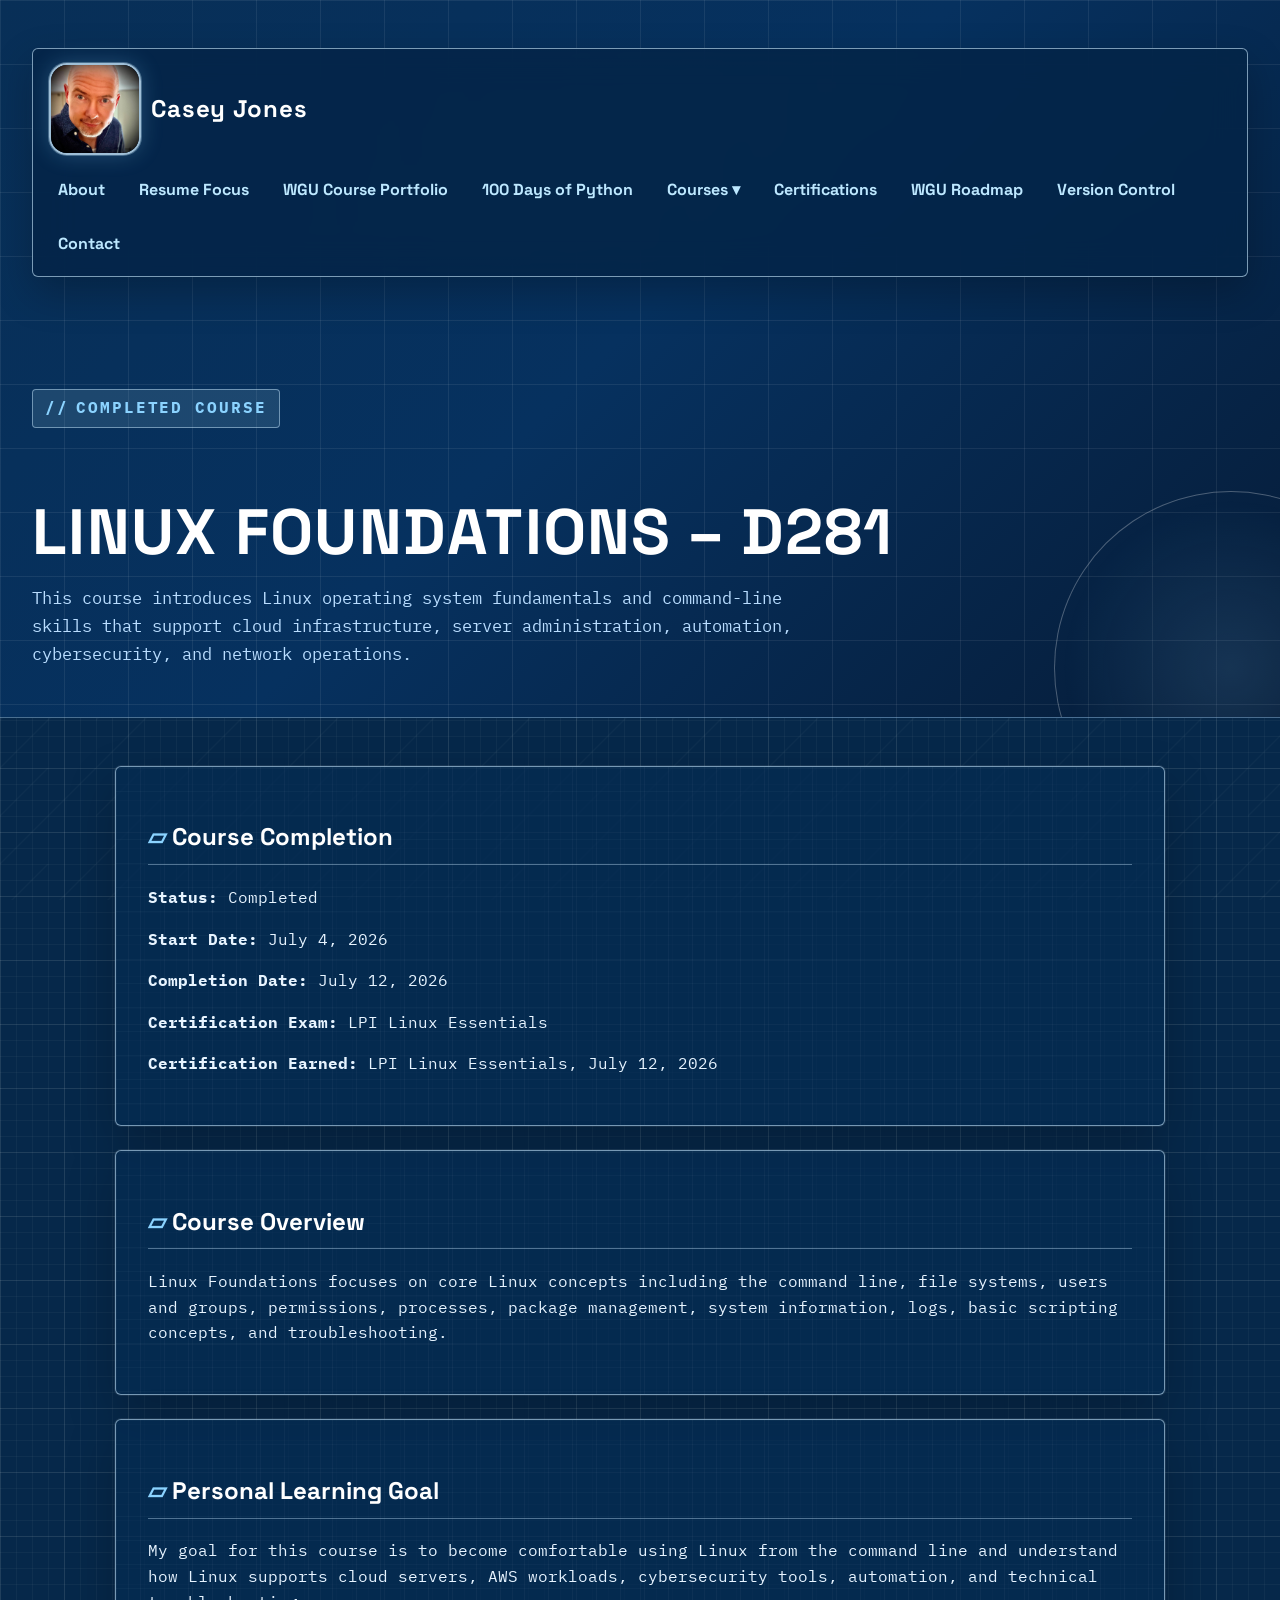
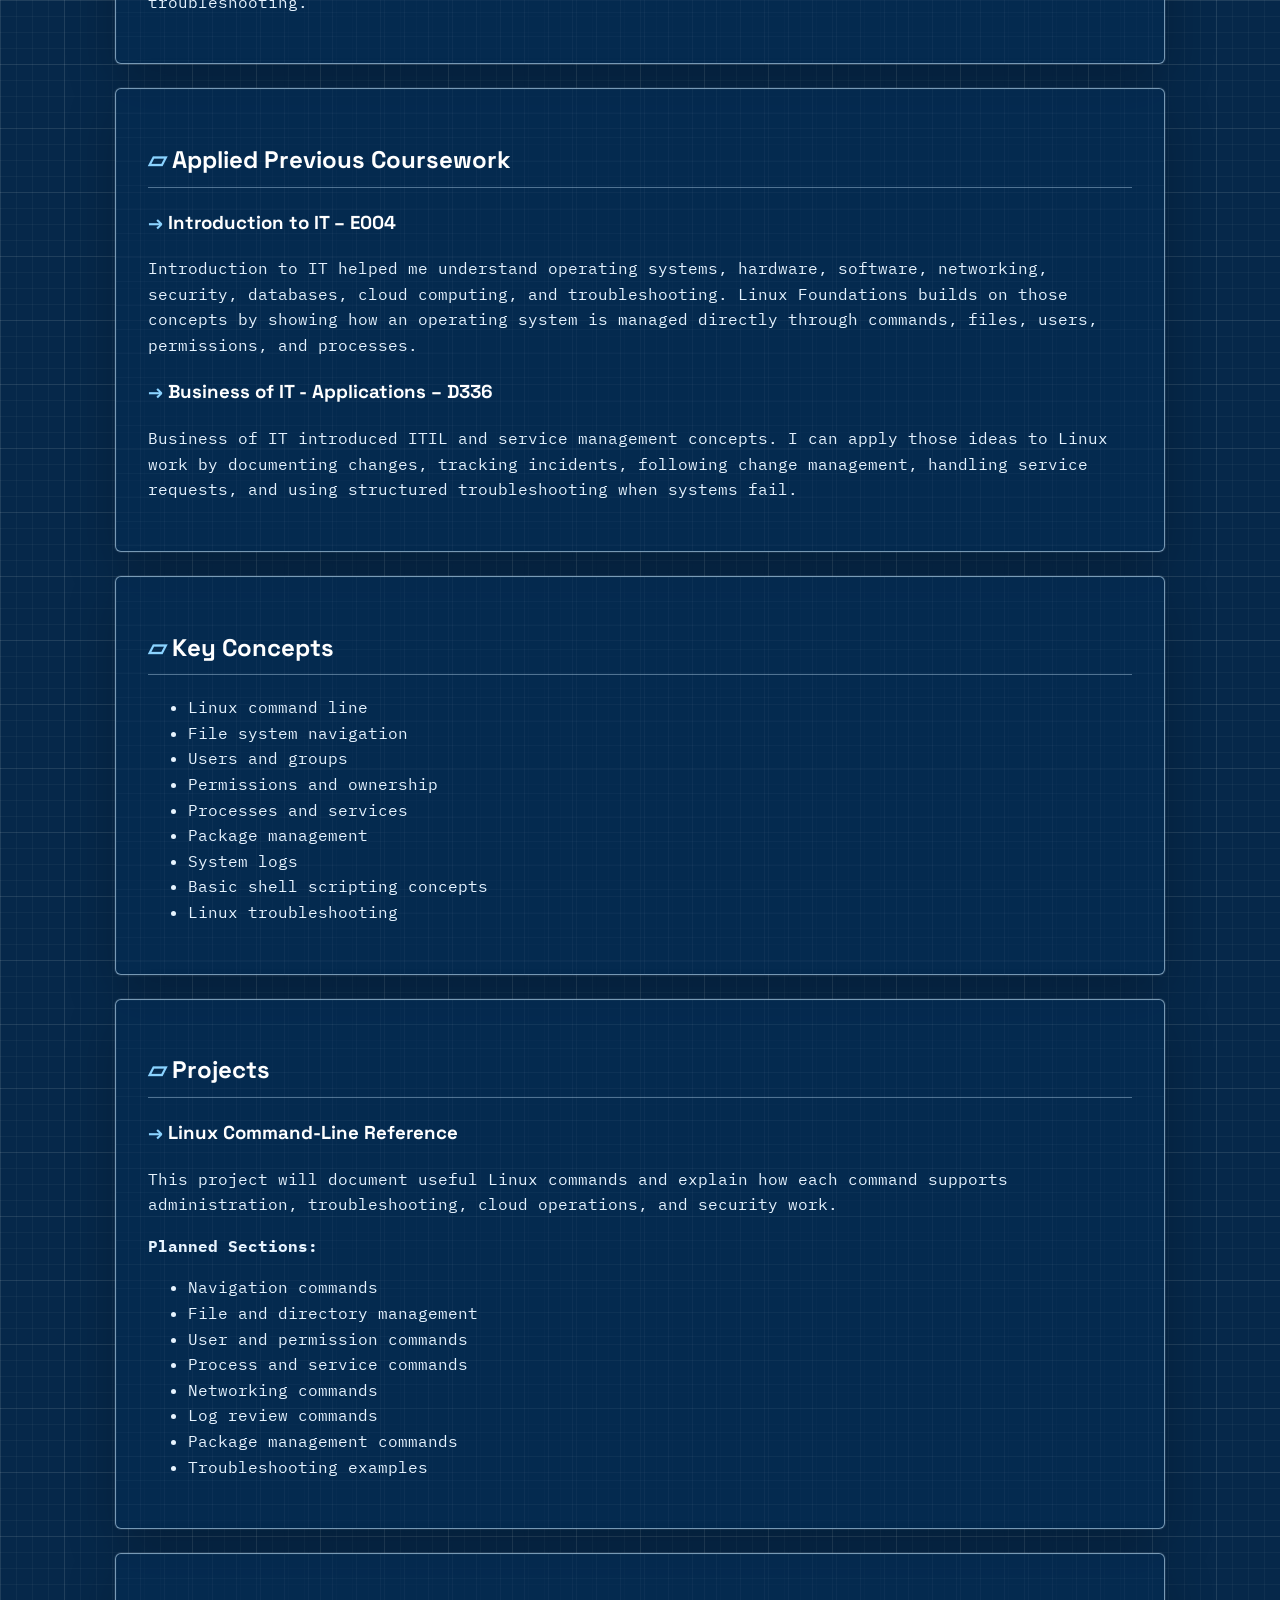
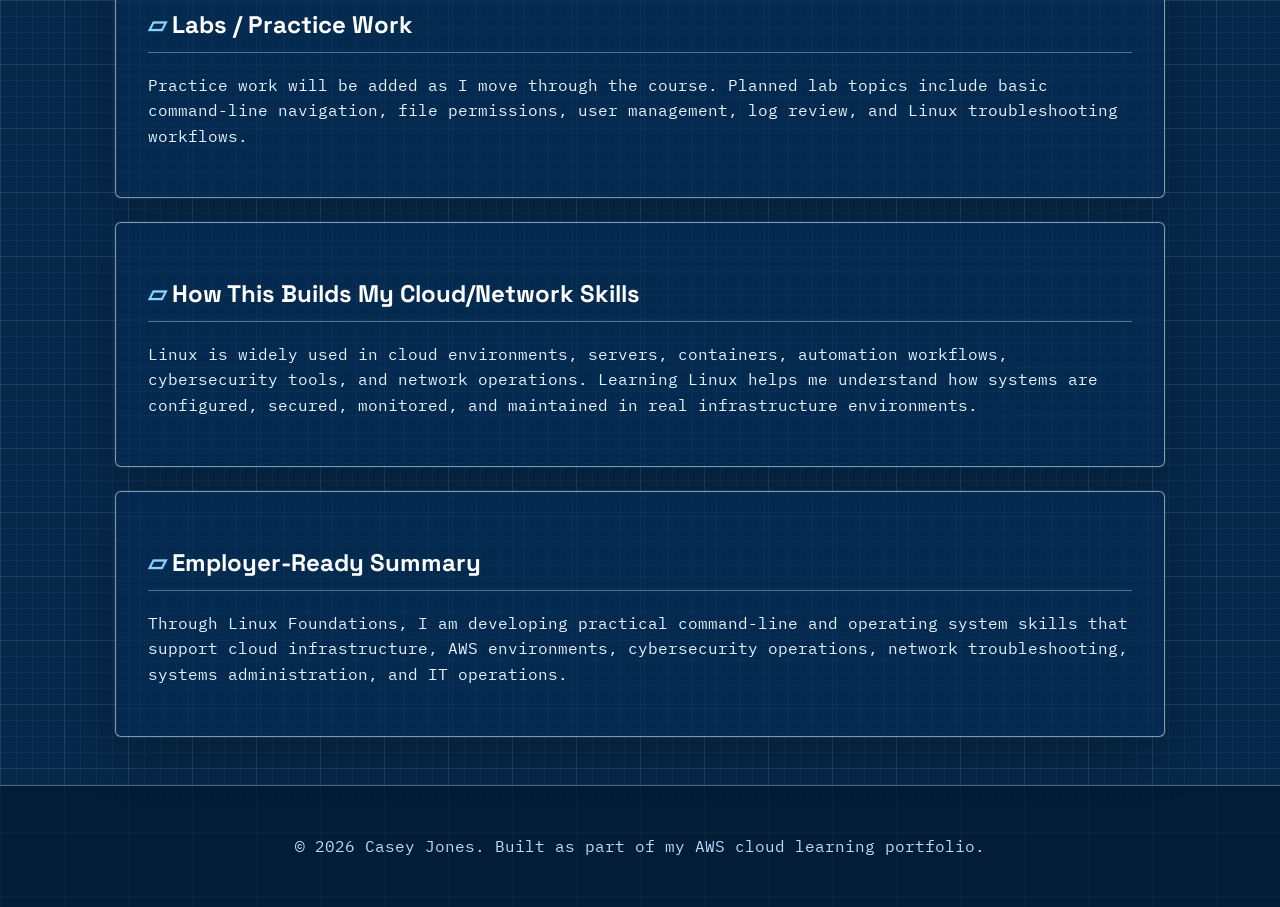
<file: courses/linux-foundations-d281.html>
<!DOCTYPE html>
<html lang="en">
<head>
  <meta charset="UTF-8" />
  <meta name="viewport" content="width=device-width, initial-scale=1.0" />

  <title>Linux Foundations – D281 | Casey Jones</title>

  <link rel="stylesheet" href="../styles.css" />
  <link id="theme-stylesheet" rel="stylesheet" href="../theme-blueprint-grid.css" />
</head>

<body data-theme-path="../">
  <header class="hero small-hero">
    <nav class="site-nav" id="site-nav"></nav>

    <section class="hero-content">
      <p class="eyebrow">Completed Course</p>
      <h2>Linux Foundations – D281</h2>
      <p>
        This course introduces Linux operating system fundamentals and command-line skills
        that support cloud infrastructure, server administration, automation, cybersecurity,
        and network operations.
      </p>
    </section>
  </header>

  <main>

    <section class="card">
      <h2>Course Completion</h2>
      <p><strong>Status:</strong> Completed</p>
      <p><strong>Start Date:</strong> July 4, 2026</p>
      <p><strong>Completion Date:</strong> July 12, 2026</p>
      <p><strong>Certification Exam:</strong> LPI Linux Essentials</p>
      <p><strong>Certification Earned:</strong> LPI Linux Essentials, July 12, 2026</p>
    </section>
    
    <section class="card">
      <h2>Course Overview</h2>
      <p>
        Linux Foundations focuses on core Linux concepts including the command line, file systems,
        users and groups, permissions, processes, package management, system information, logs,
        basic scripting concepts, and troubleshooting.
      </p>
    </section>

    <section class="card">
      <h2>Personal Learning Goal</h2>
      <p>
        My goal for this course is to become comfortable using Linux from the command line
        and understand how Linux supports cloud servers, AWS workloads, cybersecurity tools,
        automation, and technical troubleshooting.
      </p>
    </section>

    <section class="card">
      <h2>Applied Previous Coursework</h2>

      <h3>Introduction to IT – E004</h3>
      <p>
        Introduction to IT helped me understand operating systems, hardware, software,
        networking, security, databases, cloud computing, and troubleshooting. Linux Foundations
        builds on those concepts by showing how an operating system is managed directly through
        commands, files, users, permissions, and processes.
      </p>

      <h3>Business of IT - Applications – D336</h3>
      <p>
        Business of IT introduced ITIL and service management concepts. I can apply those ideas
        to Linux work by documenting changes, tracking incidents, following change management,
        handling service requests, and using structured troubleshooting when systems fail.
      </p>
    </section>

    <section class="card">
      <h2>Key Concepts</h2>
      <ul>
        <li>Linux command line</li>
        <li>File system navigation</li>
        <li>Users and groups</li>
        <li>Permissions and ownership</li>
        <li>Processes and services</li>
        <li>Package management</li>
        <li>System logs</li>
        <li>Basic shell scripting concepts</li>
        <li>Linux troubleshooting</li>
      </ul>
    </section>

    <section class="card">
      <h2>Projects</h2>

      <h3>Linux Command-Line Reference</h3>
      <p>
        This project will document useful Linux commands and explain how each command supports
        administration, troubleshooting, cloud operations, and security work.
      </p>

      <p><strong>Planned Sections:</strong></p>
      <ul>
        <li>Navigation commands</li>
        <li>File and directory management</li>
        <li>User and permission commands</li>
        <li>Process and service commands</li>
        <li>Networking commands</li>
        <li>Log review commands</li>
        <li>Package management commands</li>
        <li>Troubleshooting examples</li>
      </ul>
    </section>

    <section class="card">
      <h2>Labs / Practice Work</h2>
      <p>
        Practice work will be added as I move through the course. Planned lab topics include
        basic command-line navigation, file permissions, user management, log review, and
        Linux troubleshooting workflows.
      </p>
    </section>

    <section class="card">
      <h2>How This Builds My Cloud/Network Skills</h2>
      <p>
        Linux is widely used in cloud environments, servers, containers, automation workflows,
        cybersecurity tools, and network operations. Learning Linux helps me understand how
        systems are configured, secured, monitored, and maintained in real infrastructure environments.
      </p>
    </section>

    <section class="card">
      <h2>Employer-Ready Summary</h2>
      <p>
        Through Linux Foundations, I am developing practical command-line and operating system
        skills that support cloud infrastructure, AWS environments, cybersecurity operations,
        network troubleshooting, systems administration, and IT operations.
      </p>
    </section>
  </main>

  <footer>
    <p>© 2026 Casey Jones. Built as part of my AWS cloud learning portfolio.</p>
  </footer>
  <script src="../script.js"></script>
</body>
</html>
</file>
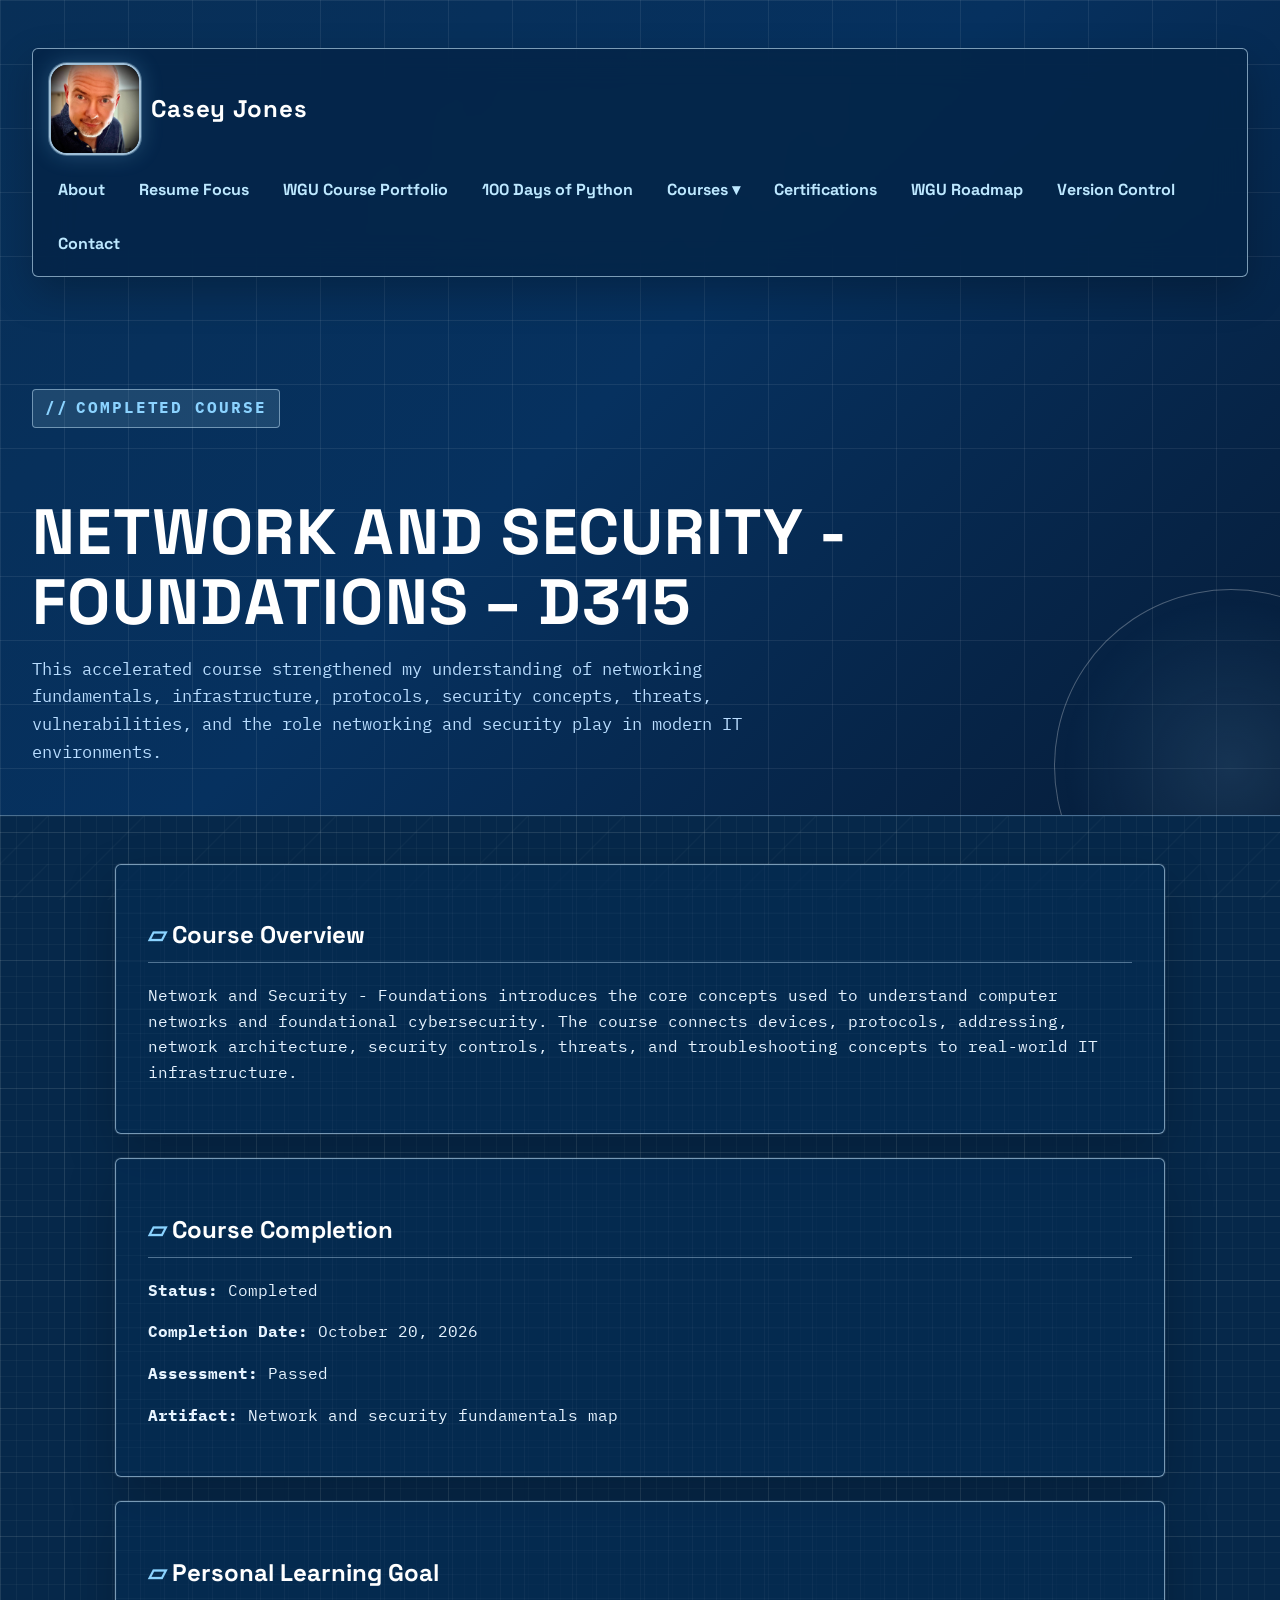
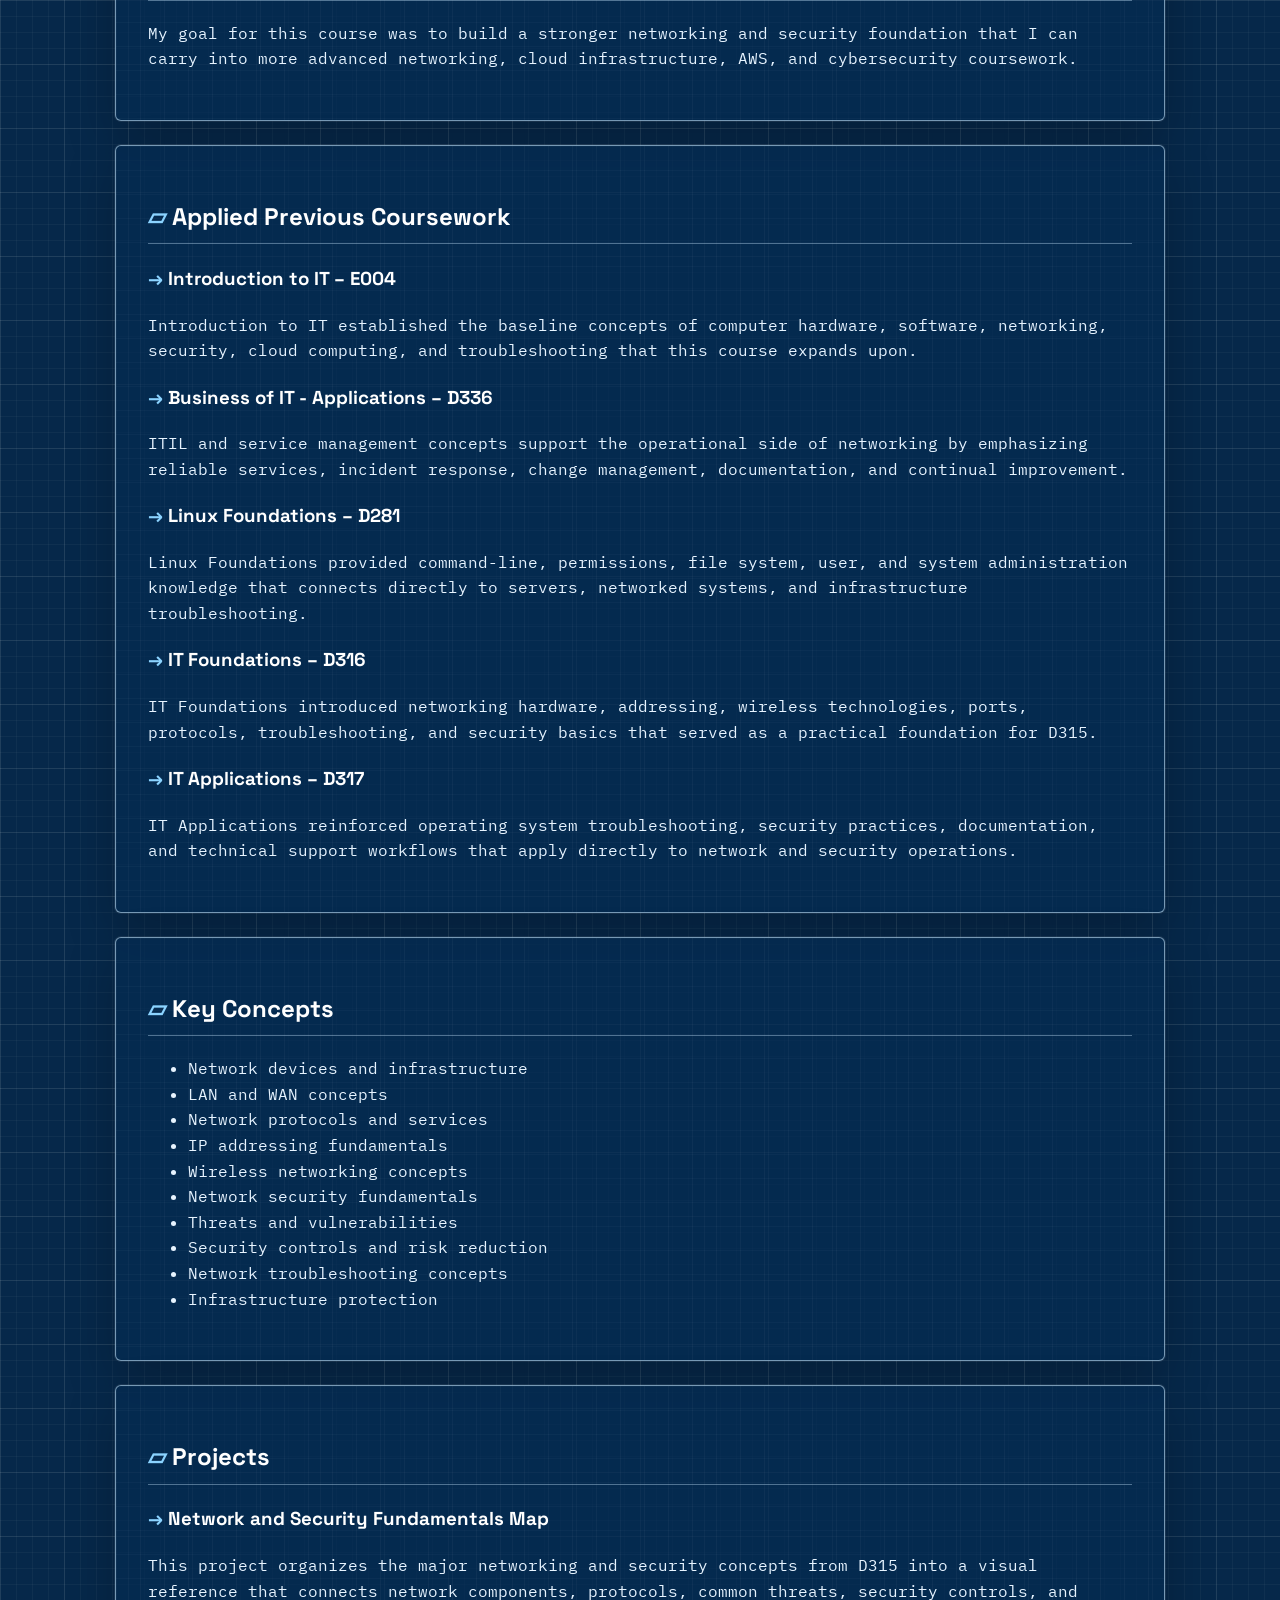
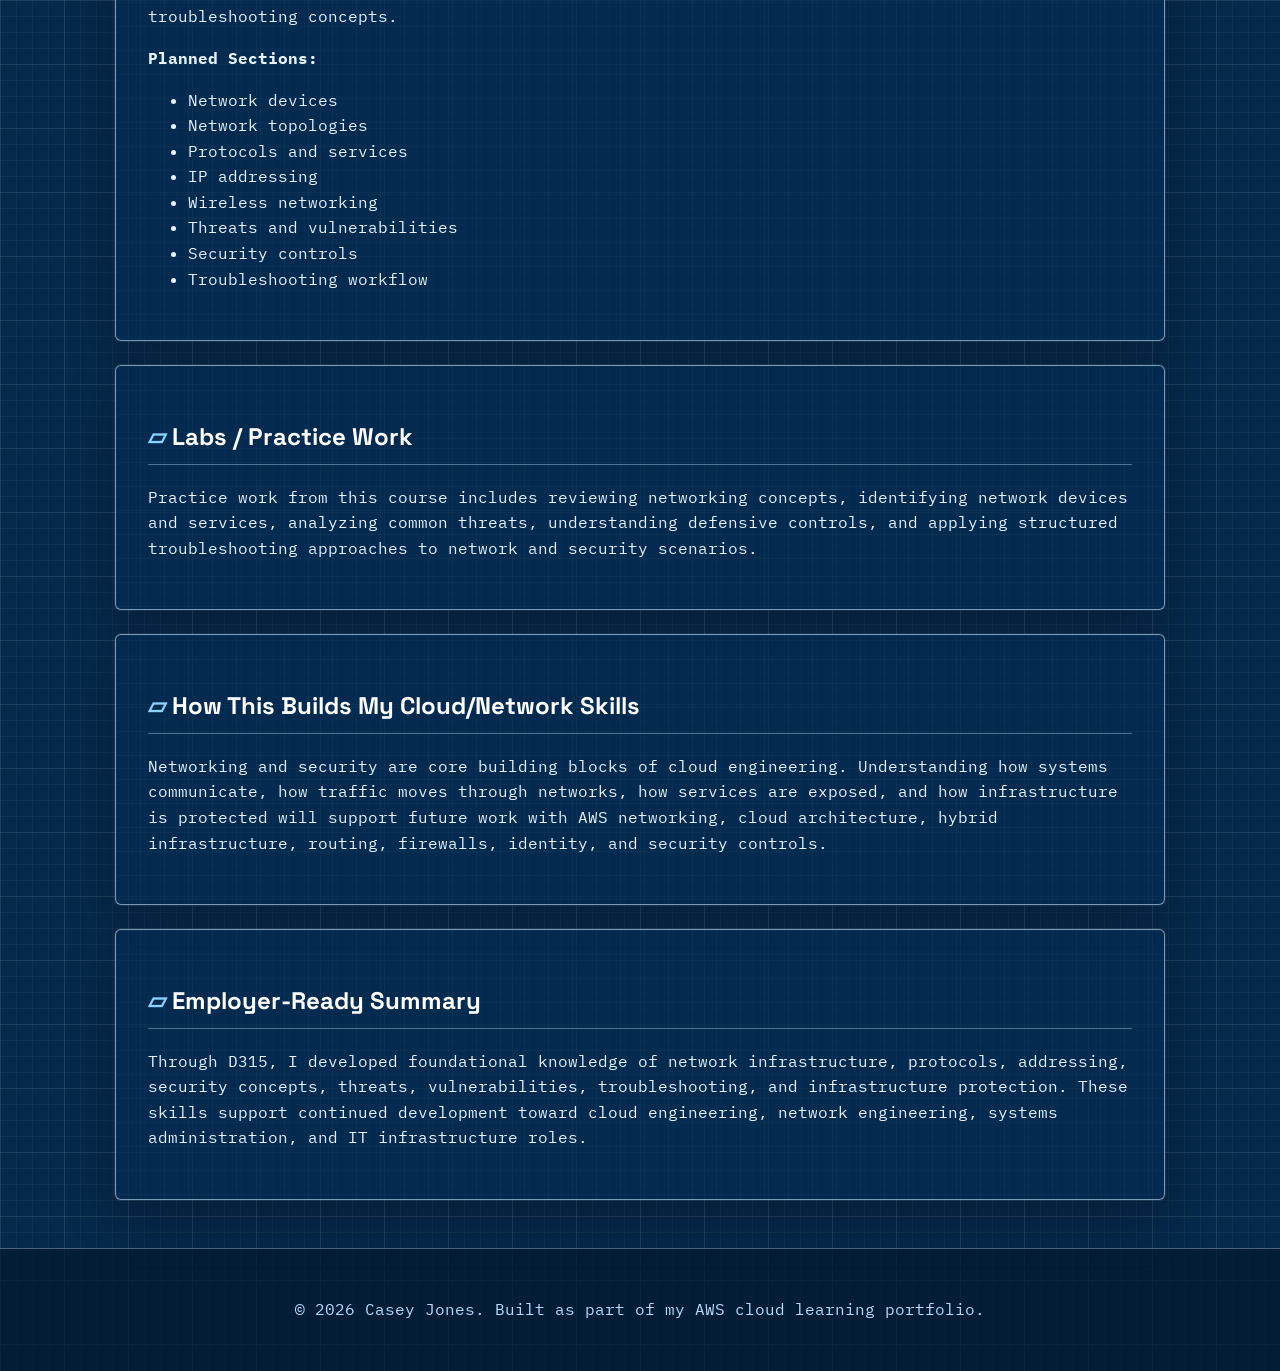
<file: courses/network-and-security-foundations-d315.html>
<!DOCTYPE html>
<html lang="en">
<head>
  <meta charset="UTF-8" />
  <meta name="viewport" content="width=device-width, initial-scale=1.0" />

  <title>Network and Security - Foundations – D315 | Casey Jones</title>

  <link rel="stylesheet" href="../styles.css" />
  <link id="theme-stylesheet" rel="stylesheet" href="../theme-blueprint-grid.css" />
</head>

<body data-theme-path="../">
  <header class="hero small-hero">
    <nav class="site-nav" id="site-nav"></nav>

    <section class="hero-content">
      <p class="eyebrow">Completed Course</p>
      <h2>Network and Security - Foundations – D315</h2>
      <p>
        This accelerated course strengthened my understanding of networking fundamentals,
        infrastructure, protocols, security concepts, threats, vulnerabilities, and the role
        networking and security play in modern IT environments.
      </p>
    </section>
  </header>

  <main>
    <section class="card">
      <h2>Course Overview</h2>
      <p>
        Network and Security - Foundations introduces the core concepts used to understand
        computer networks and foundational cybersecurity. The course connects devices,
        protocols, addressing, network architecture, security controls, threats, and
        troubleshooting concepts to real-world IT infrastructure.
      </p>
    </section>

    <section class="card">
      <h2>Course Completion</h2>
      <p><strong>Status:</strong> Completed</p>
      <p><strong>Completion Date:</strong> October 20, 2026</p>
      <p><strong>Assessment:</strong> Passed</p>
      <p><strong>Artifact:</strong> Network and security fundamentals map</p>
    </section>

    <section class="card">
      <h2>Personal Learning Goal</h2>
      <p>
        My goal for this course was to build a stronger networking and security foundation
        that I can carry into more advanced networking, cloud infrastructure, AWS, and
        cybersecurity coursework.
      </p>
    </section>

    <section class="card">
      <h2>Applied Previous Coursework</h2>

      <h3>Introduction to IT – E004</h3>
      <p>
        Introduction to IT established the baseline concepts of computer hardware,
        software, networking, security, cloud computing, and troubleshooting that this
        course expands upon.
      </p>

      <h3>Business of IT - Applications – D336</h3>
      <p>
        ITIL and service management concepts support the operational side of networking
        by emphasizing reliable services, incident response, change management,
        documentation, and continual improvement.
      </p>

      <h3>Linux Foundations – D281</h3>
      <p>
        Linux Foundations provided command-line, permissions, file system, user, and
        system administration knowledge that connects directly to servers, networked
        systems, and infrastructure troubleshooting.
      </p>

      <h3>IT Foundations – D316</h3>
      <p>
        IT Foundations introduced networking hardware, addressing, wireless technologies,
        ports, protocols, troubleshooting, and security basics that served as a practical
        foundation for D315.
      </p>

      <h3>IT Applications – D317</h3>
      <p>
        IT Applications reinforced operating system troubleshooting, security practices,
        documentation, and technical support workflows that apply directly to network and
        security operations.
      </p>
    </section>

    <section class="card">
      <h2>Key Concepts</h2>
      <ul>
        <li>Network devices and infrastructure</li>
        <li>LAN and WAN concepts</li>
        <li>Network protocols and services</li>
        <li>IP addressing fundamentals</li>
        <li>Wireless networking concepts</li>
        <li>Network security fundamentals</li>
        <li>Threats and vulnerabilities</li>
        <li>Security controls and risk reduction</li>
        <li>Network troubleshooting concepts</li>
        <li>Infrastructure protection</li>
      </ul>
    </section>

    <section class="card">
      <h2>Projects</h2>

      <h3>Network and Security Fundamentals Map</h3>
      <p>
        This project organizes the major networking and security concepts from D315 into
        a visual reference that connects network components, protocols, common threats,
        security controls, and troubleshooting concepts.
      </p>

      <p><strong>Planned Sections:</strong></p>
      <ul>
        <li>Network devices</li>
        <li>Network topologies</li>
        <li>Protocols and services</li>
        <li>IP addressing</li>
        <li>Wireless networking</li>
        <li>Threats and vulnerabilities</li>
        <li>Security controls</li>
        <li>Troubleshooting workflow</li>
      </ul>
    </section>

    <section class="card">
      <h2>Labs / Practice Work</h2>
      <p>
        Practice work from this course includes reviewing networking concepts,
        identifying network devices and services, analyzing common threats,
        understanding defensive controls, and applying structured troubleshooting
        approaches to network and security scenarios.
      </p>
    </section>

    <section class="card">
      <h2>How This Builds My Cloud/Network Skills</h2>
      <p>
        Networking and security are core building blocks of cloud engineering.
        Understanding how systems communicate, how traffic moves through networks,
        how services are exposed, and how infrastructure is protected will support
        future work with AWS networking, cloud architecture, hybrid infrastructure,
        routing, firewalls, identity, and security controls.
      </p>
    </section>

    <section class="card">
      <h2>Employer-Ready Summary</h2>
      <p>
        Through D315, I developed foundational knowledge of network infrastructure,
        protocols, addressing, security concepts, threats, vulnerabilities,
        troubleshooting, and infrastructure protection. These skills support continued
        development toward cloud engineering, network engineering, systems
        administration, and IT infrastructure roles.
      </p>
    </section>
  </main>

  <footer>
    <p>© 2026 Casey Jones. Built as part of my AWS cloud learning portfolio.</p>
  </footer>

  <script src="../script.js"></script>
</body>
</html>
</file>
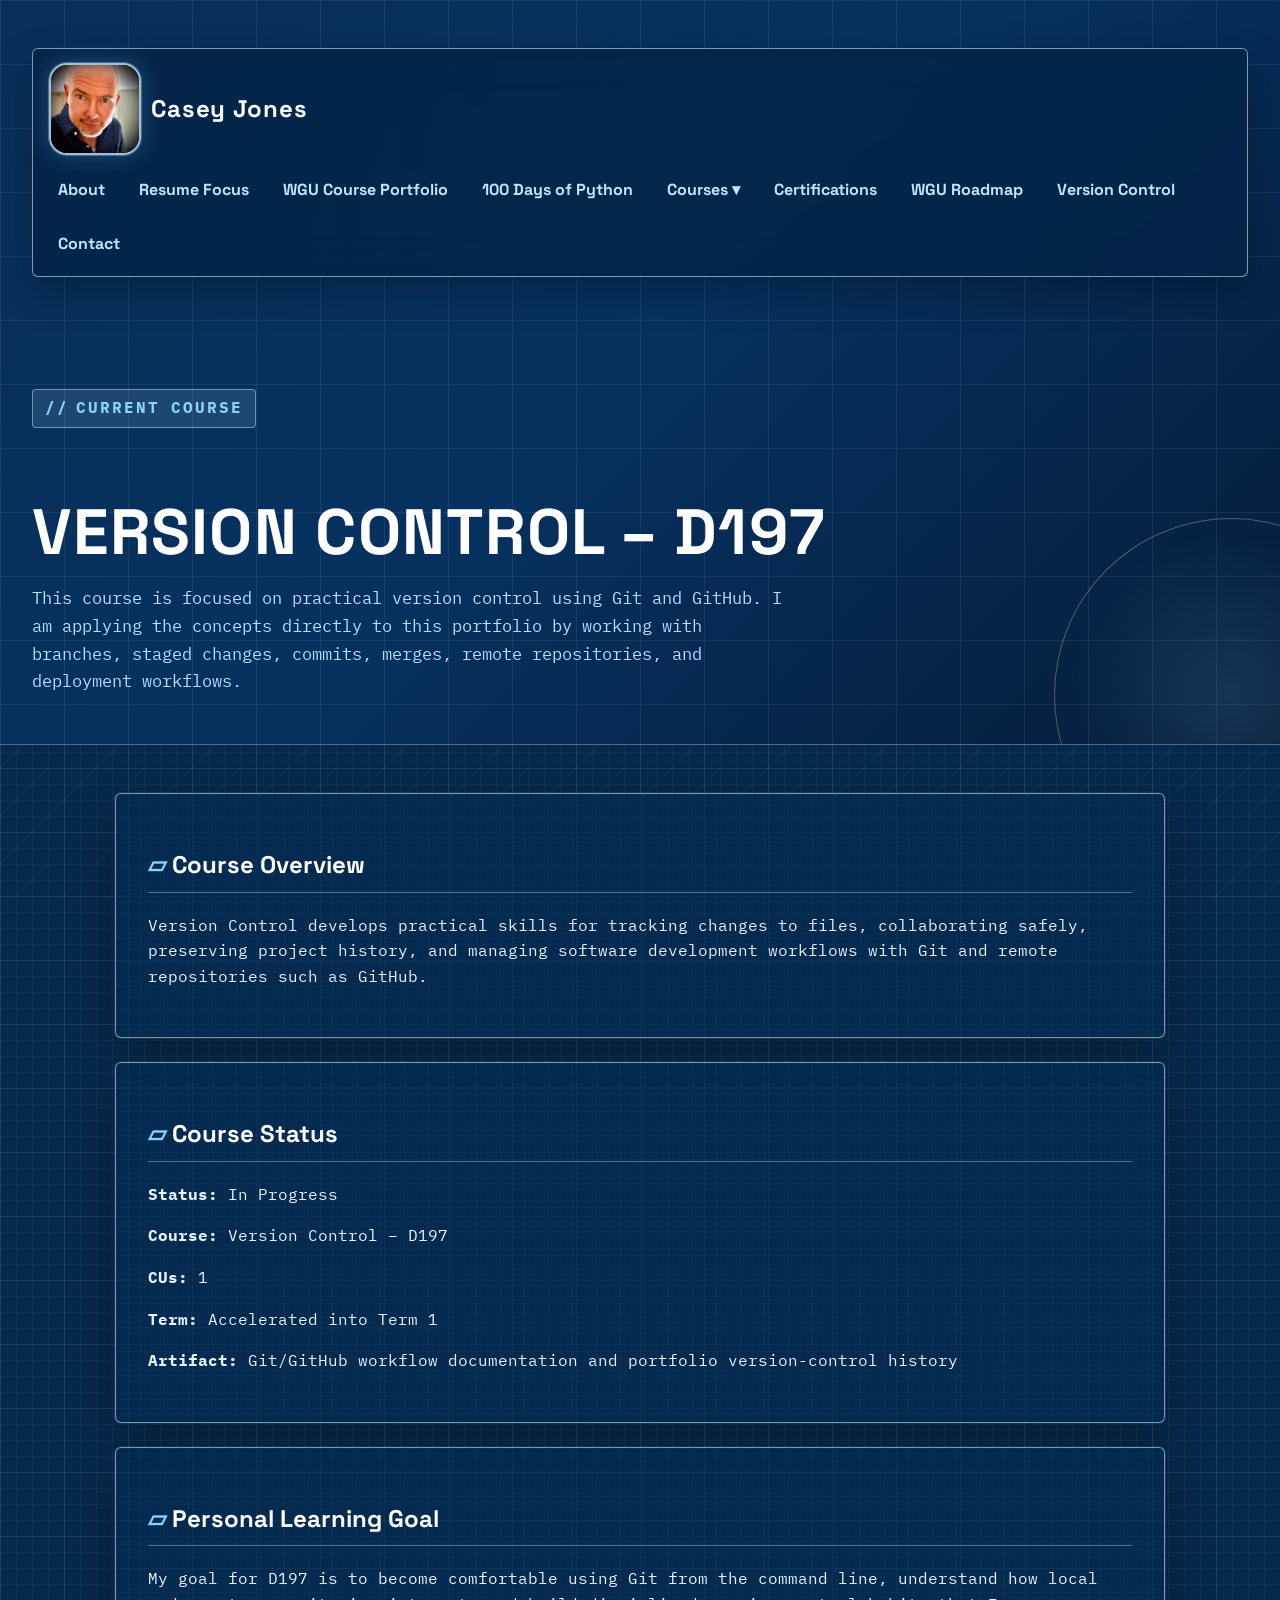
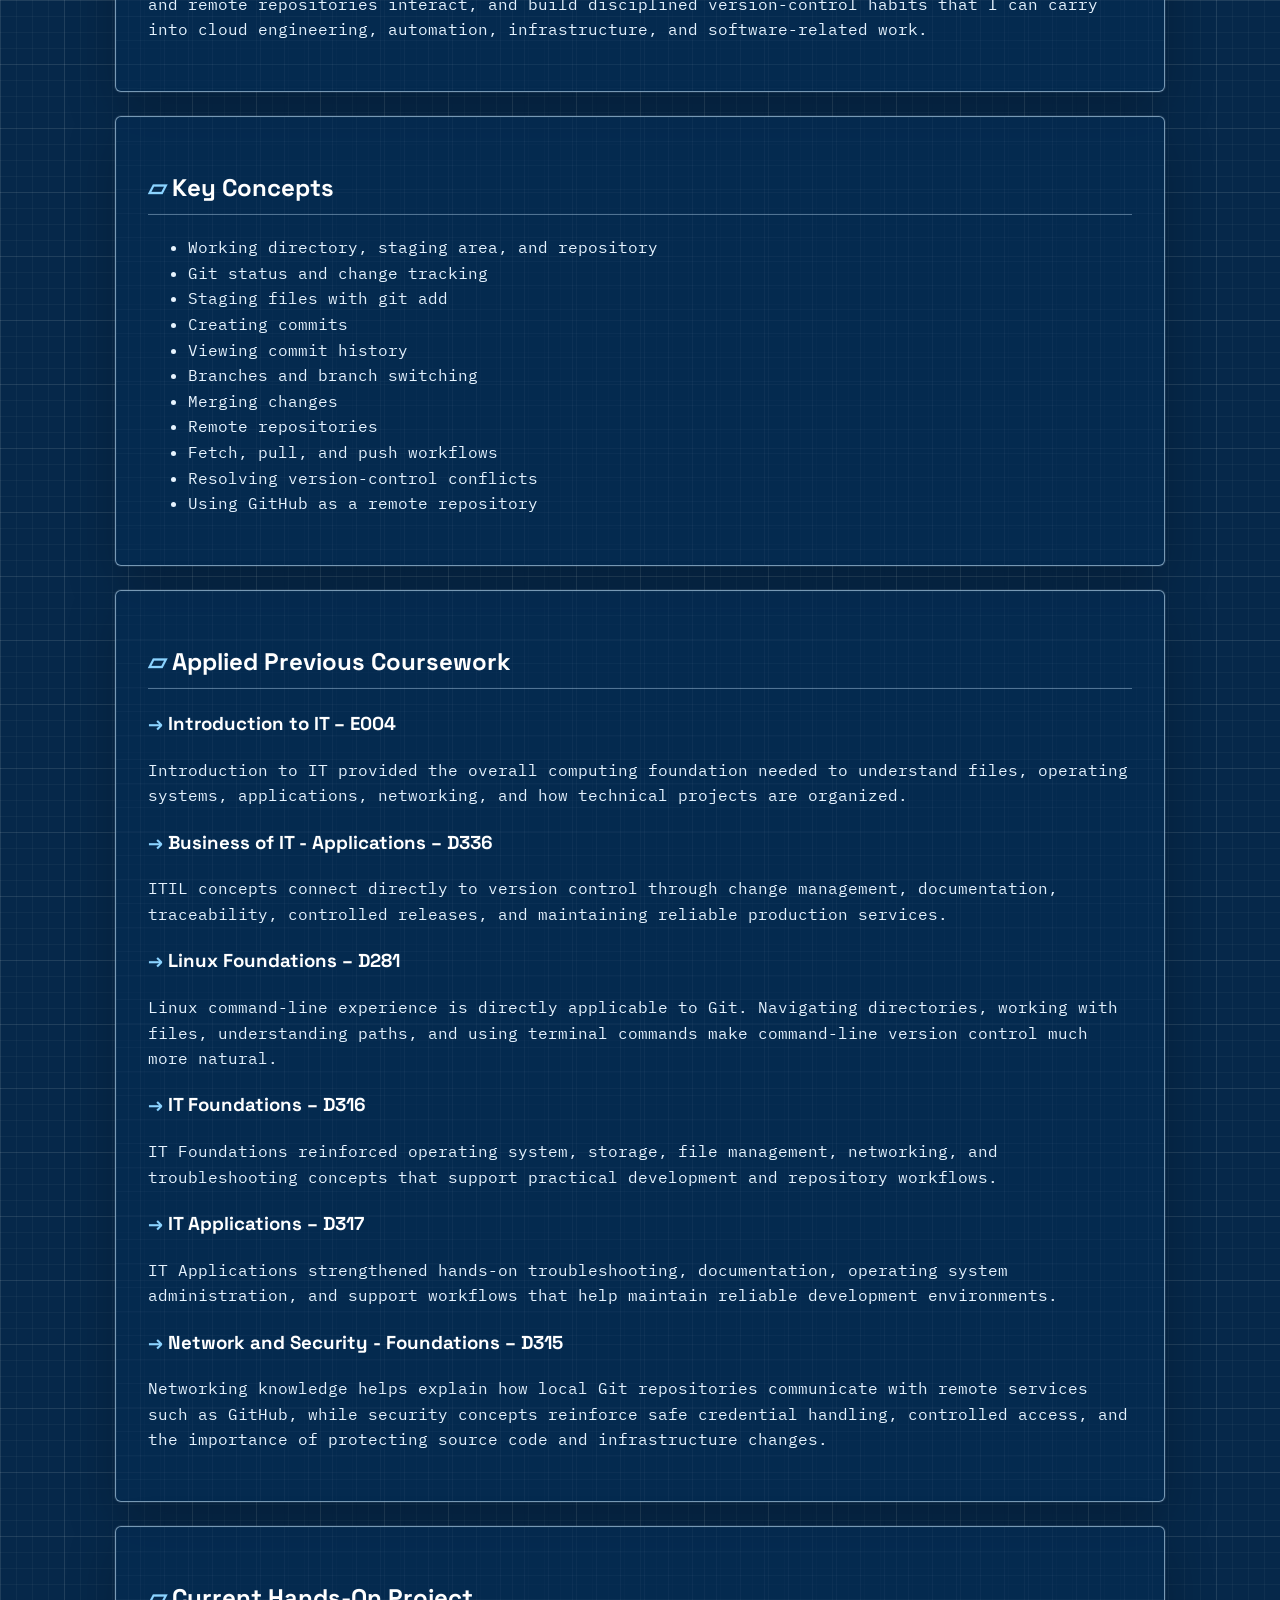
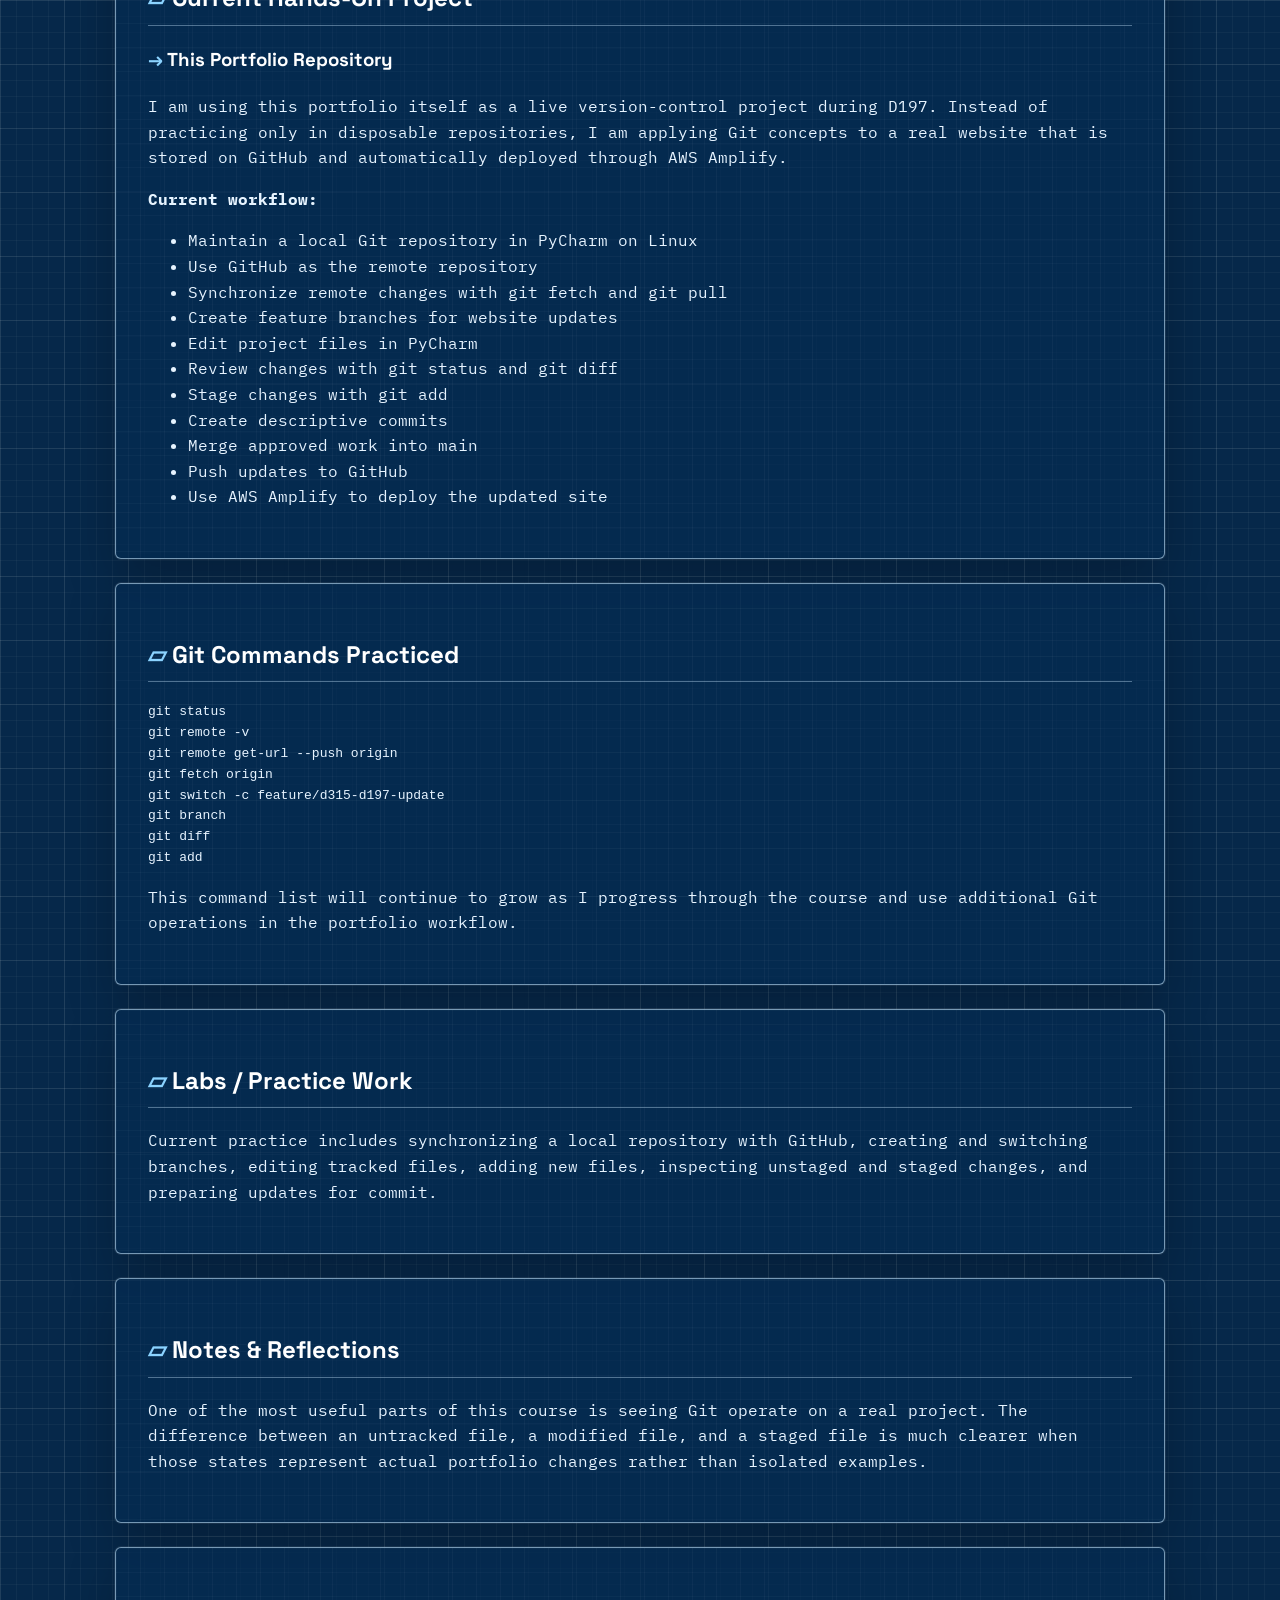
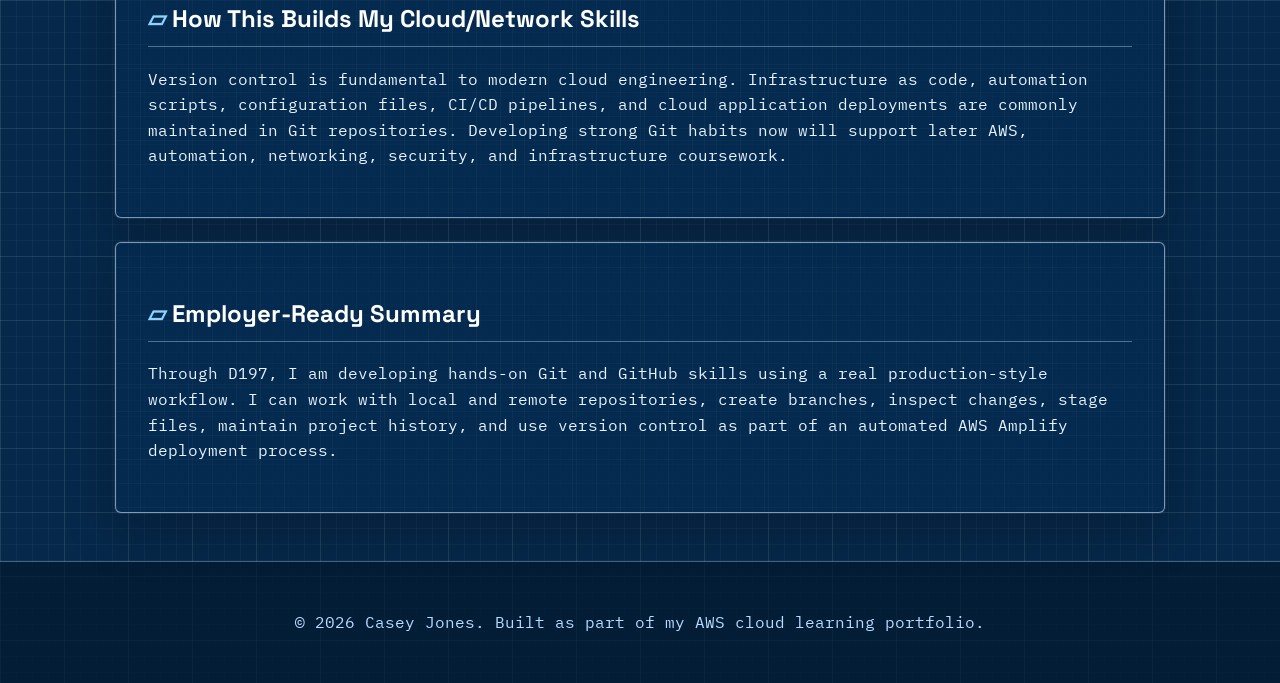
<file: courses/version-control-d197.html>
<!DOCTYPE html>
<html lang="en">
<head>
  <meta charset="UTF-8" />
  <meta name="viewport" content="width=device-width, initial-scale=1.0" />

  <title>Version Control – D197 | Casey Jones</title>

  <link rel="stylesheet" href="../styles.css" />
  <link rel="stylesheet" href="../theme-blueprint-grid.css" />
</head>

<body>
  <header class="hero small-hero">
    <nav class="site-nav" id="site-nav"></nav>

    <section class="hero-content">
      <p class="eyebrow">Current Course</p>
      <h2>Version Control – D197</h2>
      <p>
        This course is focused on practical version control using Git and GitHub.
        I am applying the concepts directly to this portfolio by working with branches,
        staged changes, commits, merges, remote repositories, and deployment workflows.
      </p>
    </section>
  </header>

  <main>
    <section class="card">
      <h2>Course Overview</h2>
      <p>
        Version Control develops practical skills for tracking changes to files,
        collaborating safely, preserving project history, and managing software
        development workflows with Git and remote repositories such as GitHub.
      </p>
    </section>

    <section class="card">
      <h2>Course Status</h2>
      <p><strong>Status:</strong> In Progress</p>
      <p><strong>Course:</strong> Version Control – D197</p>
      <p><strong>CUs:</strong> 1</p>
      <p><strong>Term:</strong> Accelerated into Term 1</p>
      <p><strong>Artifact:</strong> Git/GitHub workflow documentation and portfolio version-control history</p>
    </section>

    <section class="card">
      <h2>Personal Learning Goal</h2>
      <p>
        My goal for D197 is to become comfortable using Git from the command line,
        understand how local and remote repositories interact, and build disciplined
        version-control habits that I can carry into cloud engineering, automation,
        infrastructure, and software-related work.
      </p>
    </section>

    <section class="card">
      <h2>Key Concepts</h2>
      <ul>
        <li>Working directory, staging area, and repository</li>
        <li>Git status and change tracking</li>
        <li>Staging files with git add</li>
        <li>Creating commits</li>
        <li>Viewing commit history</li>
        <li>Branches and branch switching</li>
        <li>Merging changes</li>
        <li>Remote repositories</li>
        <li>Fetch, pull, and push workflows</li>
        <li>Resolving version-control conflicts</li>
        <li>Using GitHub as a remote repository</li>
      </ul>
    </section>

    <section class="card">
      <h2>Applied Previous Coursework</h2>

      <h3>Introduction to IT – E004</h3>
      <p>
        Introduction to IT provided the overall computing foundation needed to
        understand files, operating systems, applications, networking, and how
        technical projects are organized.
      </p>

      <h3>Business of IT - Applications – D336</h3>
      <p>
        ITIL concepts connect directly to version control through change management,
        documentation, traceability, controlled releases, and maintaining reliable
        production services.
      </p>

      <h3>Linux Foundations – D281</h3>
      <p>
        Linux command-line experience is directly applicable to Git. Navigating
        directories, working with files, understanding paths, and using terminal
        commands make command-line version control much more natural.
      </p>

      <h3>IT Foundations – D316</h3>
      <p>
        IT Foundations reinforced operating system, storage, file management,
        networking, and troubleshooting concepts that support practical development
        and repository workflows.
      </p>

      <h3>IT Applications – D317</h3>
      <p>
        IT Applications strengthened hands-on troubleshooting, documentation,
        operating system administration, and support workflows that help maintain
        reliable development environments.
      </p>

      <h3>Network and Security - Foundations – D315</h3>
      <p>
        Networking knowledge helps explain how local Git repositories communicate
        with remote services such as GitHub, while security concepts reinforce safe
        credential handling, controlled access, and the importance of protecting
        source code and infrastructure changes.
      </p>
    </section>

    <section class="card">
      <h2>Current Hands-On Project</h2>

      <h3>This Portfolio Repository</h3>
      <p>
        I am using this portfolio itself as a live version-control project during D197.
        Instead of practicing only in disposable repositories, I am applying Git
        concepts to a real website that is stored on GitHub and automatically deployed
        through AWS Amplify.
      </p>

      <p><strong>Current workflow:</strong></p>
      <ul>
        <li>Maintain a local Git repository in PyCharm on Linux</li>
        <li>Use GitHub as the remote repository</li>
        <li>Synchronize remote changes with git fetch and git pull</li>
        <li>Create feature branches for website updates</li>
        <li>Edit project files in PyCharm</li>
        <li>Review changes with git status and git diff</li>
        <li>Stage changes with git add</li>
        <li>Create descriptive commits</li>
        <li>Merge approved work into main</li>
        <li>Push updates to GitHub</li>
        <li>Use AWS Amplify to deploy the updated site</li>
      </ul>
    </section>

    <section class="card">
      <h2>Git Commands Practiced</h2>
      <pre><code>git status
git remote -v
git remote get-url --push origin
git fetch origin
git switch -c feature/d315-d197-update
git branch
git diff
git add</code></pre>

      <p>
        This command list will continue to grow as I progress through the course
        and use additional Git operations in the portfolio workflow.
      </p>
    </section>

    <section class="card">
      <h2>Labs / Practice Work</h2>
      <p>
        Current practice includes synchronizing a local repository with GitHub,
        creating and switching branches, editing tracked files, adding new files,
        inspecting unstaged and staged changes, and preparing updates for commit.
      </p>
    </section>

    <section class="card">
      <h2>Notes & Reflections</h2>
      <p>
        One of the most useful parts of this course is seeing Git operate on a real
        project. The difference between an untracked file, a modified file, and a
        staged file is much clearer when those states represent actual portfolio
        changes rather than isolated examples.
      </p>
    </section>

    <section class="card">
      <h2>How This Builds My Cloud/Network Skills</h2>
      <p>
        Version control is fundamental to modern cloud engineering. Infrastructure
        as code, automation scripts, configuration files, CI/CD pipelines, and cloud
        application deployments are commonly maintained in Git repositories.
        Developing strong Git habits now will support later AWS, automation,
        networking, security, and infrastructure coursework.
      </p>
    </section>

    <section class="card">
      <h2>Employer-Ready Summary</h2>
      <p>
        Through D197, I am developing hands-on Git and GitHub skills using a real
        production-style workflow. I can work with local and remote repositories,
        create branches, inspect changes, stage files, maintain project history,
        and use version control as part of an automated AWS Amplify deployment process.
      </p>
    </section>
  </main>

  <footer>
    <p>© 2026 Casey Jones. Built as part of my AWS cloud learning portfolio.</p>
  </footer>

  <script src="../script.js"></script>
</body>
</html>
</file>
<file: styles.css>
* {
  box-sizing: border-box;
}

html {
  scroll-behavior: smooth;
}

body {
  margin: 0;
  font-family: Arial, Helvetica, sans-serif;
  background: var(--page-bg);
  color: var(--text-color);
  line-height: 1.6;
  transition: background 0.3s ease, color 0.3s ease;
}

a {
  color: var(--link-color);
}

a:hover,
a:focus {
  color: var(--accent-color);
}

.hero {
  min-height: 70vh;
  padding: 2rem;
  background: var(--hero-bg);
}

.site-nav {
  display: flex;
  justify-content: space-between;
  align-items: center;
  gap: 1rem;
  flex-wrap: wrap;
}

.site-nav h1 {
  margin: 0;
  font-size: 1.5rem;
  color: var(--heading-color);
}

.nav-links {
  display: flex;
  gap: 1rem;
  flex-wrap: wrap;
}

.nav-links a {
  text-decoration: none;
  font-weight: bold;
}

.nav-links a:hover,
.nav-links a:focus {
  text-decoration: underline;
}

.dropdown {
  position: relative;
  display: inline-block;
}

.dropdown-button {
  background: transparent;
  border: none;
  color: var(--link-color);
  font: inherit;
  font-weight: bold;
  cursor: pointer;
  padding: 0;
}

.dropdown-button:hover,
.dropdown-button:focus {
  color: var(--accent-color);
  text-decoration: underline;
}

.dropdown-content {
  display: none;
  position: absolute;
  top: 1.8rem;
  left: 0;
  min-width: 260px;
  background: var(--card-bg);
  border: 1px solid var(--border-color);
  border-radius: 12px;
  box-shadow: var(--card-shadow);
  z-index: 10;
  overflow: hidden;
}

.dropdown-content a {
  display: block;
  padding: 0.75rem 1rem;
  text-decoration: none;
  color: var(--text-color);
}

.dropdown-content a:hover,
.dropdown-content a:focus {
  background: var(--table-header-bg);
  color: var(--accent-color);
}

.dropdown:hover .dropdown-content,
.dropdown:focus-within .dropdown-content {
  display: block;
}

.theme-picker {
  display: flex;
  align-items: center;
  gap: 0.5rem;
  font-weight: bold;
}

.theme-picker select {
  padding: 0.55rem 0.8rem;
  border: 1px solid var(--border-color);
  border-radius: 999px;
  background: var(--card-bg);
  color: var(--text-color);
  font: inherit;
  cursor: pointer;
}

.hero-content {
  max-width: 900px;
  margin-top: 7rem;
}

.eyebrow {
  color: var(--accent-color);
  text-transform: uppercase;
  letter-spacing: 0.12em;
  font-weight: bold;
}

.hero h2 {
  font-size: clamp(2rem, 5vw, 4rem);
  line-height: 1.1;
  margin-bottom: 1rem;
  color: var(--heading-color);
}

main {
  width: min(1050px, 92%);
  margin: 3rem auto;
}

.card {
  background: var(--card-bg);
  border: 1px solid var(--border-color);
  border-radius: 18px;
  padding: 2rem;
  margin-bottom: 1.5rem;
  box-shadow: var(--card-shadow);
}

.card h2,
.card h3,
.card h4 {
  color: var(--heading-color);
}

.course-card {
  border-top: 1px solid var(--border-color);
  margin-top: 1.5rem;
  padding-top: 1.5rem;
}

.status {
  color: var(--accent-color);
  font-weight: bold;
}

.two-column-list {
  display: grid;
  grid-template-columns: repeat(2, minmax(0, 1fr));
  gap: 0.35rem 1.5rem;
  padding-left: 1.2rem;
}

footer {
  text-align: center;
  padding: 2rem;
  color: var(--muted-color);
}

.small-hero {
  min-height: 45vh;
}

.table-wrapper {
  width: 100%;
  overflow-x: auto;
  margin-top: 1rem;
}

table {
  width: 100%;
  border-collapse: collapse;
  min-width: 850px;
}

th,
td {
  padding: 0.9rem;
  text-align: left;
  border: 1px solid var(--border-color);
  vertical-align: top;
}

th {
  color: var(--heading-color);
  background: var(--table-header-bg);
}

td {
  background: var(--table-cell-bg);
}
.legend {
  display: flex;
  flex-wrap: wrap;
  gap: 1rem 1.5rem;
  margin-top: 1rem;
}

.legend-item {
  display: inline-flex;
  align-items: center;
  gap: 0.5rem;
  font-weight: bold;
}

.legend-dot {
  width: 14px;
  height: 14px;
  border-radius: 50%;
  display: inline-block;
}

.legend-dot.completed {
  background: #22c55e;
}

.legend-dot.current {
  background: #f59e0b;
}

.legend-dot.future {
  background: #94a3b8;
}

.roadmap-card {
  overflow: hidden;
}

.roadmap {
  position: relative;
  max-width: 1100px;
  margin: 2rem auto 0;
  padding: 1rem 0;
}

.road-line {
  position: absolute;
  top: 0;
  bottom: 0;
  left: 50%;
  width: 18px;
  transform: translateX(-50%);
  border-radius: 999px;
  background:
    repeating-linear-gradient(
      to bottom,
      var(--road-line-color) 0 60px,
      var(--road-dash-color) 60px 90px
    );
  box-shadow: inset 0 0 0 4px var(--road-edge-color);
}

.road-stop {
  position: relative;
  width: 50%;
  margin: 1.75rem 0;
}

.road-stop.left {
  left: 0;
  padding-right: 3.5rem;
}

.road-stop.right {
  left: 50%;
  padding-left: 3.5rem;
}

.stop-card {
  background: var(--card-bg);
  border: 1px solid var(--border-color);
  border-radius: 18px;
  padding: 1.25rem;
  box-shadow: var(--card-shadow);
  position: relative;
}

.stop-card h3 {
  margin-top: 0.2rem;
  margin-bottom: 0.75rem;
}

.term-label {
  margin: 0 0 0.5rem 0;
  font-size: 0.9rem;
  font-weight: bold;
  color: var(--accent-color);
  text-transform: uppercase;
  letter-spacing: 0.06em;
}

.stop-marker {
  position: absolute;
  top: 1.75rem;
  width: 24px;
  height: 24px;
  border-radius: 50%;
  border: 4px solid var(--page-bg);
  z-index: 2;
}

.road-stop.left .stop-marker {
  right: -12px;
}

.road-stop.right .stop-marker {
  left: -12px;
}

.road-stop.completed .stop-marker {
  background: #22c55e;
}

.road-stop.current .stop-marker {
  background: #f59e0b;
}

.road-stop.future .stop-marker {
  background: #94a3b8;
}

.car-icon {
  position: absolute;
  top: 0.9rem;
  font-size: 1.8rem;
  z-index: 3;
}

.road-stop.right .car-icon {
  left: -2.6rem;
}

.road-stop.left .car-icon {
  right: -2.6rem;
}

.road-stop.left .stop-card::after,
.road-stop.right .stop-card::after {
  content: "";
  position: absolute;
  top: 1.6rem;
  width: 28px;
  height: 4px;
  background: var(--road-connector-color);
}

.road-stop.left .stop-card::after {
  right: -28px;
}

.road-stop.right .stop-card::after {
  left: -28px;
}

@media (max-width: 900px) {
  .road-line {
    left: 20px;
    transform: none;
  }

  .road-stop,
  .road-stop.left,
  .road-stop.right {
    width: 100%;
    left: 0;
    padding-left: 4rem;
    padding-right: 0;
  }

  .road-stop .stop-marker {
    left: 8px !important;
    right: auto !important;
  }

  .road-stop .car-icon {
    left: 0.2rem !important;
    right: auto !important;
  }

  .road-stop .stop-card::after {
    left: -28px !important;
    right: auto !important;
  }
}

@media (max-width: 700px) {
  .hero {
    padding: 1.25rem;
  }

  .hero-content {
    margin-top: 4rem;
  }

  .site-nav {
    align-items: flex-start;
  }

  .nav-links {
    width: 100%;
  }

  .two-column-list {
    grid-template-columns: 1fr;
  }
}


/* === v1.3 Visual Refresh === */

:root {
  --radius-lg: 24px;
  --radius-md: 16px;
}

body::before {
  content: "";
  position: fixed;
  inset: 0;
  pointer-events: none;
  background:
    radial-gradient(circle at 12% 18%, var(--glow-one), transparent 32%),
    radial-gradient(circle at 82% 8%, var(--glow-two), transparent 28%),
    linear-gradient(135deg, transparent 0 24%, var(--grid-line) 25%, transparent 26% 49%, var(--grid-line) 50%, transparent 51%);
  background-size: auto, auto, 64px 64px;
  opacity: 0.8;
  z-index: -1;
}

.site-nav {
  position: sticky;
  top: 1rem;
  z-index: 20;
  padding: 0.85rem 1rem;
  border: 1px solid var(--nav-border);
  border-radius: 999px;
  background: var(--nav-bg);
  backdrop-filter: blur(18px);
  box-shadow: var(--nav-shadow);
}

.site-nav h1 {
  display: inline-flex;
  align-items: center;
  gap: 0.5rem;
}

.site-nav h1::before {
  content: "☁";
  display: inline-grid;
  place-items: center;
  width: 34px;
  height: 34px;
  border-radius: 50%;
  color: var(--logo-color);
  background: var(--logo-bg);
  box-shadow: 0 0 24px var(--logo-glow);
}

.hero {
  position: relative;
  overflow: hidden;
}

.hero::after {
  content: "";
  position: absolute;
  right: -8rem;
  bottom: -8rem;
  width: 22rem;
  height: 22rem;
  border-radius: 50%;
  border: 1px solid var(--orb-border);
  background: var(--orb-bg);
  filter: blur(0.2px);
}

.hero-content {
  position: relative;
  z-index: 1;
}

.hero-content p:not(.eyebrow) {
  max-width: 760px;
  font-size: 1.08rem;
  color: var(--muted-color);
}

.eyebrow {
  display: inline-flex;
  align-items: center;
  gap: 0.45rem;
  padding: 0.35rem 0.75rem;
  border: 1px solid var(--pill-border);
  border-radius: 999px;
  background: var(--pill-bg);
}

.eyebrow::before {
  content: "✦";
}

.card {
  position: relative;
  overflow: hidden;
  border-radius: var(--radius-lg);
}

.card::before {
  content: "";
  position: absolute;
  inset: 0;
  pointer-events: none;
  border-radius: inherit;
  background: linear-gradient(135deg, var(--card-shine), transparent 35%);
  opacity: 0.7;
}

.card > * {
  position: relative;
  z-index: 1;
}

.feature-card {
  border-color: var(--feature-border);
  background:
    linear-gradient(135deg, var(--feature-bg-one), var(--feature-bg-two)),
    var(--card-bg);
}

.nav-links a,
.dropdown-button {
  transition: transform 0.2s ease, color 0.2s ease;
}

.nav-links a:hover,
.dropdown-button:hover {
  transform: translateY(-1px);
}

.dropdown-content {
  top: 2.2rem;
  padding: 0.4rem;
  border-radius: 18px;
  background: var(--dropdown-bg);
  backdrop-filter: blur(18px);
}

.dropdown-content a {
  border-radius: 12px;
}

.theme-picker select {
  box-shadow: inset 0 0 0 1px var(--input-inner-border);
}

.cert-grid,
.stats-grid {
  display: grid;
  gap: 1rem;
}

.cert-grid {
  grid-template-columns: repeat(auto-fit, minmax(260px, 1fr));
}

.compact-grid {
  margin: 1.25rem 0;
}

.cert-card,
.stat-card {
  background: var(--cert-card-bg);
  border: 1px solid var(--border-color);
  border-radius: 22px;
  padding: 1.25rem;
  box-shadow: var(--card-shadow);
}

.cert-card {
  display: flex;
  align-items: flex-start;
  gap: 1rem;
}

.cert-icon {
  display: inline-grid;
  place-items: center;
  flex: 0 0 auto;
  width: 3rem;
  height: 3rem;
  border-radius: 18px;
  background: var(--icon-bg);
  box-shadow: inset 0 0 0 1px var(--icon-border);
  font-size: 1.4rem;
}

.badge {
  display: inline-flex;
  width: fit-content;
  margin: 0 0 0.5rem;
  padding: 0.22rem 0.6rem;
  border-radius: 999px;
  font-size: 0.78rem;
  font-weight: 700;
  text-transform: uppercase;
  letter-spacing: 0.06em;
}

.earned-badge {
  color: var(--earned-text);
  background: var(--earned-bg);
}

.passed-badge {
  color: var(--passed-text);
  background: var(--passed-bg);
}

.current-badge {
  color: var(--current-text);
  background: var(--current-bg);
}

.stats-grid {
  grid-template-columns: repeat(auto-fit, minmax(180px, 1fr));
}

.stat-card {
  text-align: center;
}

.stat-number {
  display: block;
  font-size: 2.5rem;
  line-height: 1;
  color: var(--accent-color);
  font-weight: 800;
}

.stat-label {
  color: var(--muted-color);
  font-weight: 700;
}

.road-line {
  width: 24px;
  background:
    repeating-linear-gradient(
      to bottom,
      var(--road-line-color) 0 46px,
      var(--road-dash-color) 46px 76px
    );
  box-shadow:
    inset 0 0 0 5px var(--road-edge-color),
    0 0 40px var(--road-glow);
}

.stop-card {
  transition: transform 0.2s ease, border-color 0.2s ease;
}

.stop-card:hover {
  transform: translateY(-3px);
  border-color: var(--accent-color);
}

.road-stop.current .stop-card {
  border-color: var(--current-stop-border);
  box-shadow: var(--current-stop-shadow);
}

.car-icon {
  filter: drop-shadow(0 6px 14px var(--car-shadow));
}

footer {
  border-top: 1px solid var(--border-color);
  background: var(--footer-bg);
}

@media (max-width: 900px) {
  .site-nav {
    border-radius: 24px;
    top: 0.5rem;
  }

  .dropdown-content {
    position: static;
    width: 100%;
    margin-top: 0.5rem;
  }
}

@media (max-width: 700px) {
  .cert-card {
    flex-direction: column;
  }
}

/* Brand / profile image in navigation */
.brand {
  display: inline-flex;
  align-items: center;
  gap: 0.65rem;
  color: var(--heading-color);
  text-decoration: none;
  font-size: 1.5rem;
  font-weight: 800;
  line-height: 1;
  white-space: nowrap;
}

.brand:hover,
.brand:focus {
  color: var(--accent-color);
  text-decoration: none;
}

.brand-photo {
  width: 92px;
  height: 92px;
  border-radius: 50%;
  object-fit: cover;
  border: 2px solid var(--accent-color);
  box-shadow: 0 0 0 4px rgba(255, 255, 255, 0.08), 0 0 24px var(--logo-glow, rgba(56, 189, 248, 0.35));
  flex: 0 0 auto;
}

@media (max-width: 700px) {
  .brand {
    font-size: 1.25rem;
  }

  .brand-photo {
    width: 72px;
    height: 72px;
  }
}
</file>
<file: theme-blueprint-grid.css>
@import url('https://fonts.googleapis.com/css2?family=IBM+Plex+Mono:wght@400;600;700&family=Space+Grotesk:wght@500;700&display=swap');

/* Blueprint Grid Theme: technical drawing + cloud architecture sketch */
:root {
  --page-bg: #06284a;
  --text-color: #e7f4ff;
  --heading-color: #ffffff;
  --muted-color: #b9ddff;
  --link-color: #bde8ff;
  --accent-color: #8bd3ff;
  --card-bg: rgba(5, 44, 82, 0.72);
  --border-color: rgba(203, 235, 255, 0.58);
  --card-shadow: 0 0 0 1px rgba(255,255,255,0.08), 0 20px 50px rgba(0, 0, 0, 0.22);
  --hero-bg:
    linear-gradient(rgba(255,255,255,0.07) 1px, transparent 1px),
    linear-gradient(90deg, rgba(255,255,255,0.07) 1px, transparent 1px),
    linear-gradient(135deg, #082f57, #06315f 48%, #061c38);
  --table-header-bg: rgba(189, 232, 255, 0.16);
  --table-cell-bg: rgba(5, 44, 82, 0.68);
  --road-line-color: #0b3f73;
  --road-dash-color: #ffffff;
  --road-edge-color: #8bd3ff;
  --road-connector-color: #bde8ff;
  --glow-one: rgba(139,211,255,0.16);
  --glow-two: rgba(255,255,255,0.08);
  --grid-line: rgba(255,255,255,0.06);
  --nav-bg: rgba(4, 37, 72, 0.82);
  --nav-border: rgba(203,235,255,0.55);
  --nav-shadow: 0 16px 40px rgba(0,0,0,0.24);
  --logo-bg: rgba(189,232,255,0.14);
  --logo-color: #ffffff;
  --logo-glow: rgba(139,211,255,0.32);
  --orb-bg: radial-gradient(circle, rgba(139,211,255,0.12), transparent 68%);
  --orb-border: rgba(255,255,255,0.28);
  --pill-bg: rgba(189,232,255,0.12);
  --pill-border: rgba(203,235,255,0.48);
  --card-shine: rgba(255,255,255,0.07);
  --feature-border: rgba(203,235,255,0.62);
  --feature-bg-one: rgba(139,211,255,0.10);
  --feature-bg-two: rgba(255,255,255,0.04);
  --dropdown-bg: rgba(4,37,72,0.96);
  --input-inner-border: rgba(203,235,255,0.28);
  --cert-card-bg: rgba(5,44,82,0.72);
  --icon-bg: rgba(189,232,255,0.12);
  --icon-border: rgba(203,235,255,0.38);
  --earned-bg: rgba(34,197,94,0.14);
  --earned-text: #c4f9d3;
  --passed-bg: rgba(139,211,255,0.14);
  --passed-text: #d9f3ff;
  --current-bg: rgba(255,255,255,0.12);
  --current-text: #ffffff;
  --road-glow: rgba(139,211,255,0.22);
  --current-stop-border: #ffffff;
  --current-stop-shadow: 0 0 0 1px rgba(255,255,255,0.18), 0 0 32px rgba(139,211,255,0.18);
  --car-shadow: rgba(139,211,255,0.44);
  --footer-bg: rgba(3,25,49,0.72);
  --radius-lg: 6px;
  --radius-md: 4px;
}

body {
  font-family: 'IBM Plex Mono', monospace;
  background:
    linear-gradient(rgba(255,255,255,0.07) 1px, transparent 1px),
    linear-gradient(90deg, rgba(255,255,255,0.07) 1px, transparent 1px),
    linear-gradient(rgba(255,255,255,0.035) 1px, transparent 1px),
    linear-gradient(90deg, rgba(255,255,255,0.035) 1px, transparent 1px),
    #06284a;
  background-size: 64px 64px, 64px 64px, 16px 16px, 16px 16px, auto;
}

body::before {
  background:
    radial-gradient(circle at 18% 16%, rgba(139,211,255,0.16), transparent 22%),
    linear-gradient(135deg, transparent 0 24%, rgba(255,255,255,0.045) 25%, transparent 26% 49%, rgba(255,255,255,0.045) 50%, transparent 51%);
  background-size: auto, 96px 96px;
}

.site-nav h1,
.hero h2,
.card h2,
.card h3,
.card h4,
.nav-links a,
.dropdown-button,
.badge,
.term-label,
th {
  font-family: 'Space Grotesk', 'IBM Plex Mono', sans-serif;
}

.site-nav {
  border-radius: 6px;
  border: 1px solid rgba(203,235,255,0.6);
  background: rgba(4,37,72,0.86);
}
.site-nav h1::before { content: "⌁"; border: 1px solid rgba(203,235,255,0.55); border-radius: 6px; }
.nav-links a,
.dropdown-button {
  border: 1px solid transparent;
  padding: 0.32rem 0.5rem;
}
.nav-links a:hover,
.dropdown-button:hover {
  border-color: rgba(203,235,255,0.68);
  background: rgba(255,255,255,0.08);
  text-decoration: none;
}
.dropdown-content { border-radius: 6px; border: 1px solid rgba(203,235,255,0.58); }
.dropdown-content a { border-radius: 4px; }
.theme-picker select { border-radius: 4px; font-family: 'IBM Plex Mono', monospace; }

.hero { background-size: 64px 64px, 64px 64px, auto; border-bottom: 1px solid rgba(203,235,255,0.34); }
.hero h2 { text-transform: uppercase; letter-spacing: 0.02em; }
.eyebrow { border-radius: 4px; }
.eyebrow::before { content: "//"; }

.card,
.stop-card,
.cert-card,
.stat-card {
  border-radius: 6px;
  border: 1px solid rgba(203,235,255,0.58);
}
.card::before {
  background:
    linear-gradient(90deg, rgba(255,255,255,0.11) 1px, transparent 1px),
    linear-gradient(rgba(255,255,255,0.08) 1px, transparent 1px);
  background-size: 24px 24px;
  opacity: 0.35;
}
.card h2 { border-bottom: 1px solid rgba(203,235,255,0.38); padding-bottom: 0.45rem; }
.card h2::before { content: "▱ "; color: #8bd3ff; }
.card h3::before { content: "→ "; color: #8bd3ff; }
.cert-icon { border-radius: 6px; }
.badge { border-radius: 4px; border: 1px solid currentColor; }
.road-line { border-radius: 6px; }
.stop-marker { border-radius: 4px; }
footer { border-top: 1px solid rgba(203,235,255,0.34); }

/* Blueprint-specific brand treatment */
.brand {
  font-family: 'Space Grotesk', 'IBM Plex Mono', sans-serif;
  letter-spacing: 0.03em;
}

.brand-photo {
  border-radius: 18px;
  border-color: rgba(203,235,255,0.78);
  box-shadow:
    0 0 0 1px rgba(203,235,255,0.3),
    0 0 22px rgba(139,211,255,0.24);
}
</file>
<file: certifications.css>
/* =========================================================
   CERTIFICATIONS PAGE
   Page-specific credential showcase styles
   ========================================================= */

.credential-list {
  display: grid;
  gap: 1.5rem;
  margin-top: 1.5rem;
}

.credential-card {
  display: grid;
  grid-template-columns: minmax(280px, 38%) 1fr;
  gap: 1.75rem;
  align-items: start;

  background: var(--cert-card-bg);
  border: 1px solid var(--border-color);
  border-radius: 6px;
  padding: 1.5rem;
  box-shadow: var(--card-shadow);
}

.credential-preview {
  width: 100%;
  height: auto;
  display: block;

  background: #ffffff;
  border: 1px solid var(--border-color);
  border-radius: 4px;
}

.credential-details {
  min-width: 0;
}

.credential-details h3 {
  margin-top: 0;
}

.credential-actions {
  display: flex;
  flex-wrap: wrap;
  gap: 0.75rem;
  margin-top: 1.25rem;
}

.credential-button {
  display: inline-block;
  padding: 0.6rem 0.9rem;

  border: 1px solid var(--border-color);
  border-radius: 4px;

  color: var(--link-color);
  text-decoration: none;
  font-weight: 700;
}

.credential-button:hover,
.credential-button:focus {
  color: var(--accent-color);
  border-color: var(--accent-color);
  background: var(--table-header-bg);
}

@media (max-width: 800px) {
  .credential-card {
    grid-template-columns: 1fr;
  }
}
</file>
